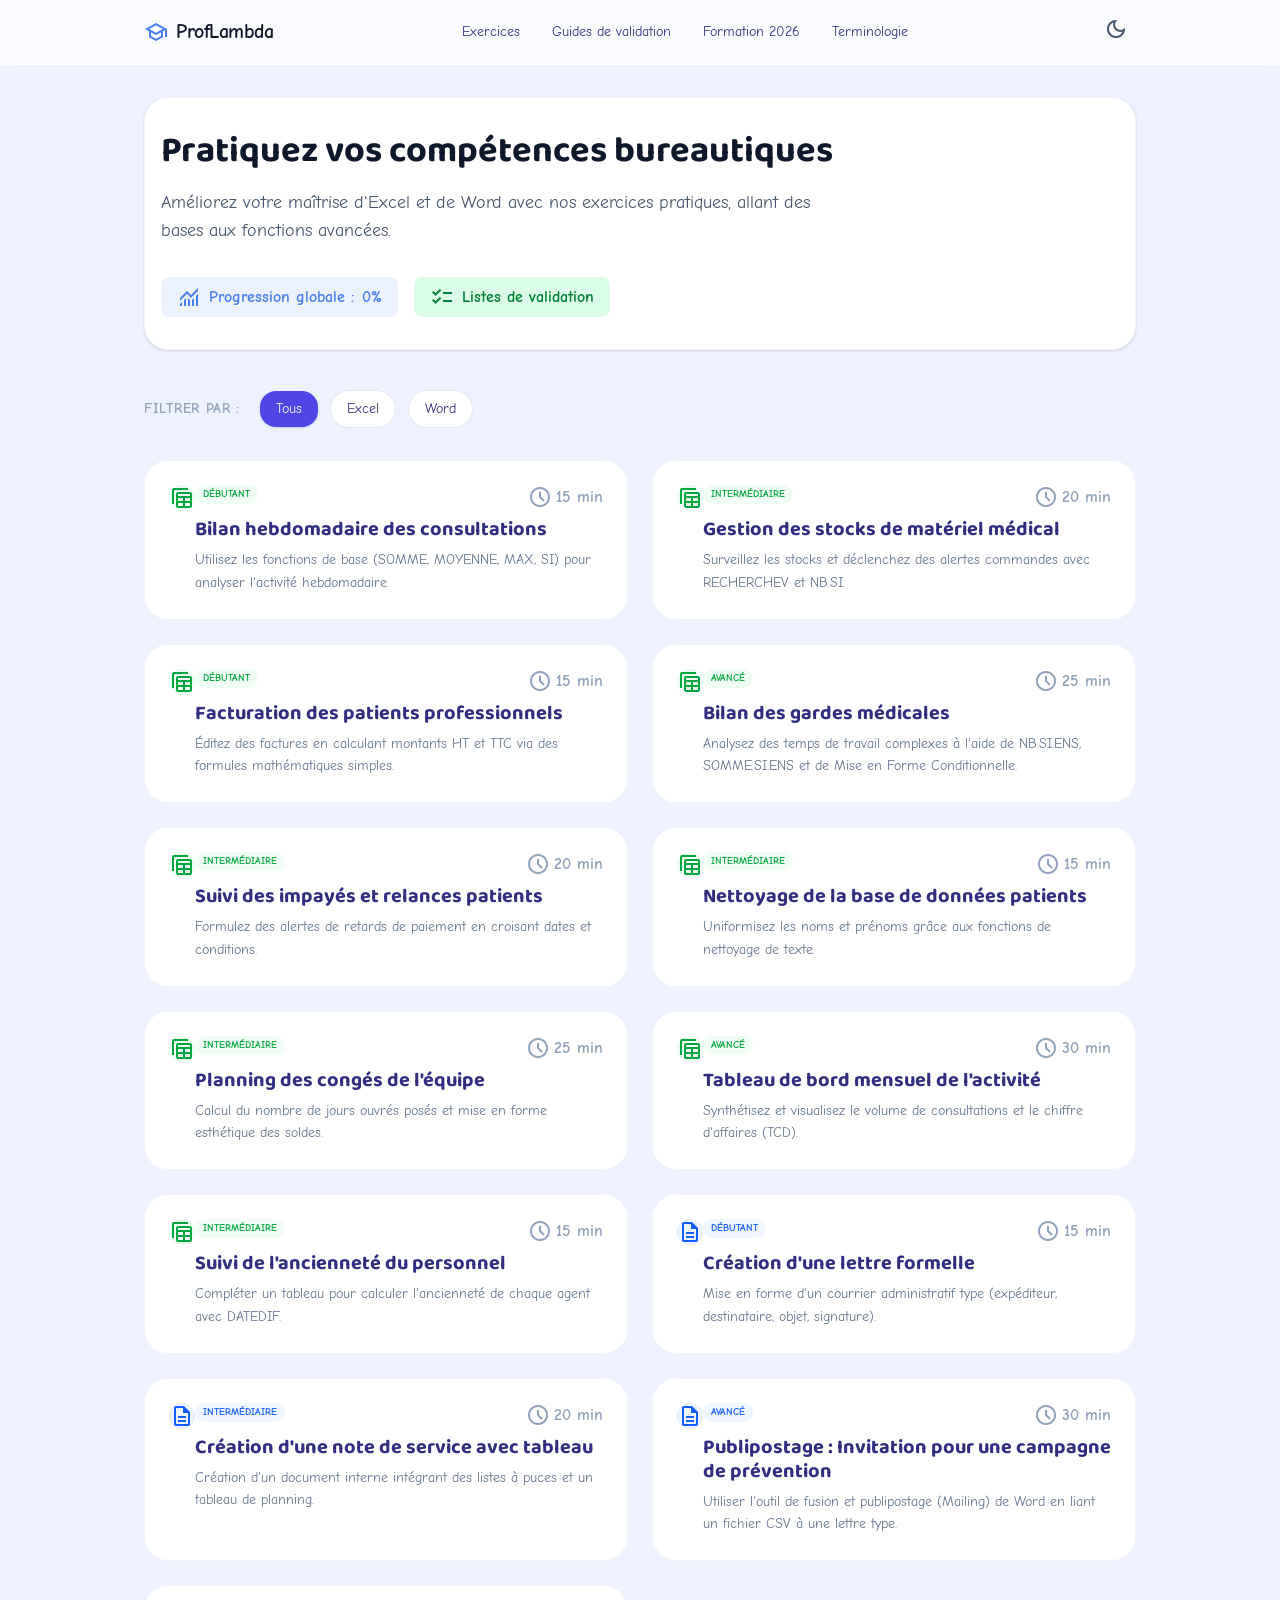
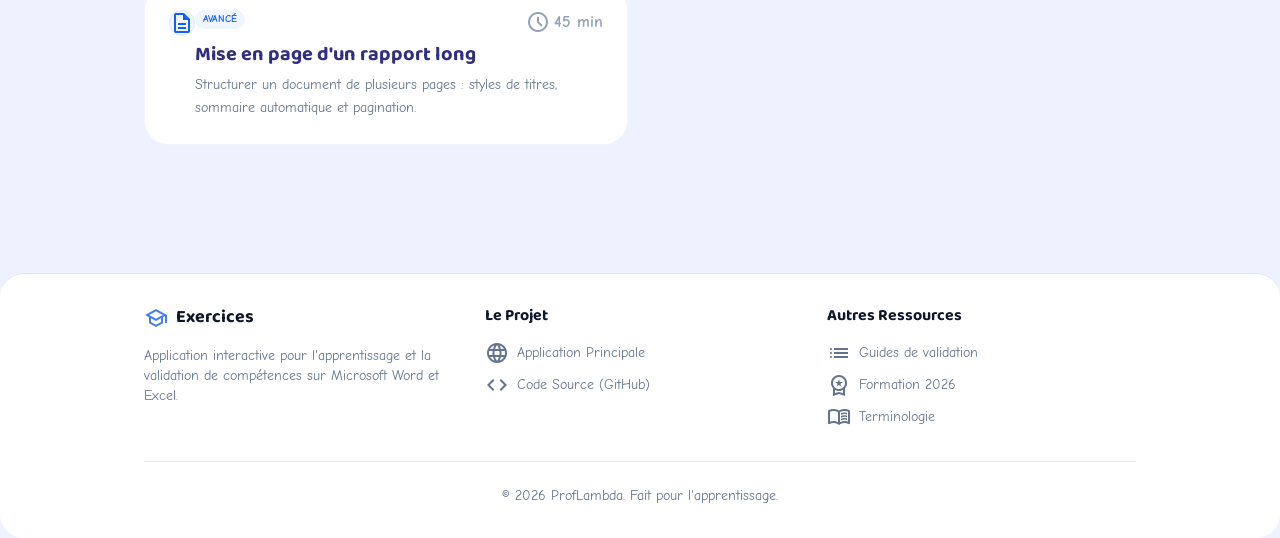
<file: index.html>
<!DOCTYPE html>
<html lang="fr" class="light">

<head>
    <meta charset="utf-8" />
    <meta content="width=device-width, initial-scale=1.0" name="viewport" />
    <title>ProfLambda - Exercices Excel et Word</title>
    <!-- Sécurité & SEO -->
    <meta http-equiv="Content-Security-Policy" content="default-src 'self'; script-src 'self' 'unsafe-eval'; style-src 'self' 'unsafe-inline' https://fonts.googleapis.com; font-src 'self' data: https://fonts.gstatic.com; img-src 'self' data: https://*.github.io; connect-src 'self';">
    <meta http-equiv="X-Content-Type-Options" content="nosniff">
    <meta name="referrer" content="strict-origin-when-cross-origin">
    <link rel="manifest" href="./manifest.json">
    <meta name="theme-color" content="#4F46E5">
    
    <!-- PWA & Mobile -->
    <link rel="apple-touch-icon" href="./assets/icon-192.png">
    <link rel="icon" type="image/png" href="./assets/icon-192.png">

    <script defer src="./assets/gsap.min.js"></script>
    <script defer src="./assets/main.js"></script>
    <link rel="stylesheet" crossorigin href="./assets/main-BfUxkiNf.css">
    <link rel="stylesheet" href="./assets/custom-design.css">
</head>

<body id="home-page"
    class="bg-background-light dark:bg-background-dark text-slate-900 dark:text-slate-100 min-h-screen flex flex-col">

    <!-- Top Navigation -->
    <header
        class="sticky top-0 z-50 w-full bg-white/80 dark:bg-background-dark/80 backdrop-blur-md border-b border-slate-200 dark:border-slate-800">
        <div class="max-w-5xl mx-auto flex items-center justify-between p-4 h-16">
            <div class="flex items-center gap-2">
                <span class="material-symbols-outlined text-primary text-3xl">school</span>
                <span class="text-slate-900 dark:text-white text-xl font-bold tracking-tight">ProfLambda</span>
            </div>
            <nav class="hidden md:flex items-center gap-8">
                <a class="text-sm font-medium hover:text-primary transition-colors active" href="./">Exercices</a>
                <a class="text-sm font-medium hover:text-primary transition-colors" href="./guides/">Guides de validation</a>
                <a class="text-sm font-medium hover:text-primary transition-colors" href="./formation.html">Formation 2026</a>
                <a class="text-sm font-medium hover:text-primary transition-colors" href="./terminologie.html">Terminologie</a>
            </nav>
            <div class="flex items-center gap-4">
                <button id="theme-toggle"
                    class="p-2 text-slate-600 dark:text-slate-400 hover:bg-slate-100 dark:hover:bg-slate-800 rounded-full">
                    <span class="material-symbols-outlined" id="theme-toggle-icon">dark_mode</span>
                </button>
            </div>
        </div>
    </header>

    <main class="flex-1 max-w-5xl mx-auto w-full px-4 py-8">
        <!-- Hero / Intro -->
        <section
            class="mb-10 text-center md:text-left flex flex-col gap-4 py-8 px-4 bg-white dark:bg-slate-900 rounded-2xl shadow-sm border border-slate-100 dark:border-slate-800">
            <h1 class="text-3xl md:text-4xl font-black text-slate-900 dark:text-white">Pratiquez vos compétences
                bureautiques</h1>
            <p class="text-slate-600 dark:text-slate-400 text-lg max-w-2xl">
                Améliorez votre maîtrise d'Excel et de Word avec nos exercices pratiques, allant des bases aux fonctions
                avancées.
            </p>
            <div class="flex flex-wrap items-center gap-4 mt-4">
                <div class="bg-primary/10 text-primary px-4 py-2 rounded-lg font-bold flex items-center gap-2">
                    <span class="material-symbols-outlined">monitoring</span>
                    Progression globale : <span id="global-progress">0%</span>
                </div>
                <a href="./guides/"
                    class="bg-green-100 dark:bg-green-900/30 text-green-700 dark:text-green-400 hover:bg-green-200 dark:hover:bg-green-900/50 px-4 py-2 rounded-lg font-bold flex items-center gap-2 transition-colors">
                    <span class="material-symbols-outlined">checklist</span>
                    Listes de validation
                </a>
            </div>
        </section>

        <!-- Filters Section -->
        <section class="mb-8">
            <div class="flex flex-wrap gap-3 items-center">
                <span class="text-sm font-semibold text-slate-400 uppercase tracking-wider mr-2">Filtrer par :</span>
                <button
                    class="filter-btn active flex items-center gap-2 px-4 py-2 bg-primary text-white rounded-full text-sm font-medium shadow-sm shadow-primary/20"
                    data-filter="all">Tous</button>
                <button
                    class="filter-btn flex items-center gap-2 px-4 py-2 bg-white dark:bg-slate-800 border border-slate-200 dark:border-slate-700 rounded-full text-sm font-medium hover:border-primary transition-all"
                    data-filter="excel">Excel</button>
                <button
                    class="filter-btn flex items-center gap-2 px-4 py-2 bg-white dark:bg-slate-800 border border-slate-200 dark:border-slate-700 rounded-full text-sm font-medium hover:border-primary transition-all"
                    data-filter="word">Word</button>
            </div>
        </section>

        <!-- Exercise Grid -->
        <section id="exercises-grid" class="grid grid-cols-1 md:grid-cols-2 gap-6 pb-24">
            <!-- Loading placeholder -->
            <div
                class="col-span-1 md:col-span-2 text-center text-slate-500 py-10 flex flex-col items-center justify-center gap-2">
                <span class="material-symbols-outlined animate-spin text-4xl">sync</span>
                Chargement des exercices...
            </div>
        </section>
    </main>

    <!-- Footer -->
    <footer class="w-full bg-white dark:bg-slate-900 border-t border-slate-200 dark:border-slate-800 mt-auto">
        <div class="max-w-5xl mx-auto px-4 py-8">
            <div class="grid grid-cols-1 md:grid-cols-2 lg:grid-cols-3 gap-8">
                <!-- Project info -->
                <div>
                    <h3 class="text-lg font-bold text-slate-900 dark:text-white mb-4 flex items-center gap-2">
                        <span class="material-symbols-outlined text-primary">school</span> Exercices
                    </h3>
                    <p class="text-sm text-slate-500 dark:text-slate-400">
                        Application interactive pour l'apprentissage et la validation de compétences sur Microsoft Word
                        et Excel.
                    </p>
                </div>

                <!-- Links Project -->
                <div>
                    <h4 class="font-bold text-slate-900 dark:text-white mb-4">Le Projet</h4>
                    <ul class="space-y-2 text-sm text-slate-500 dark:text-slate-400">
                        <li>
                            <a href="https://ProfLambda.github.io/exercices" target="_blank"
                                class="hover:text-primary transition-colors flex items-center gap-2">
                                <span class="material-symbols-outlined text-[18px]">language</span> Application
                                Principale
                            </a>
                        </li>
                        <li>
                            <a href="https://github.com/ProfLambda/exercices" target="_blank"
                                class="hover:text-primary transition-colors flex items-center gap-2">
                                <span class="material-symbols-outlined text-[18px]">code</span> Code Source (GitHub)
                            </a>
                        </li>
                    </ul>
                </div>

                <!-- Links Resources -->
                <div>
                    <h4 class="font-bold text-slate-900 dark:text-white mb-4">Autres Ressources</h4>
                    <ul class="space-y-2 text-sm text-slate-500 dark:text-slate-400">
                        <li>
                            <a href="./guides/" class="hover:text-primary transition-colors flex items-center gap-2">
                                <span class="material-symbols-outlined text-[18px]">list</span> Guides de validation
                            </a>
                        </li>
                        <li>
                            <a href="./formation.html" class="hover:text-primary transition-colors flex items-center gap-2">
                                <span class="material-symbols-outlined text-[18px]">workspace_premium</span> Formation 2026
                            </a>
                        </li>
                        <li>
                            <a href="./terminologie.html" class="hover:text-primary transition-colors flex items-center gap-2">
                                <span class="material-symbols-outlined text-[18px]">menu_book</span> Terminologie
                            </a>
                        </li>
                    </ul>
                </div>
            </div>

            <div
                class="mt-8 pt-6 border-t border-slate-200 dark:border-slate-800 text-center text-sm text-slate-500 dark:text-slate-400">
                <p>&copy; 2026 ProfLambda. Fait pour l'apprentissage.</p>
            </div>
        </div>
    </footer>


</body>

</html>
</file>
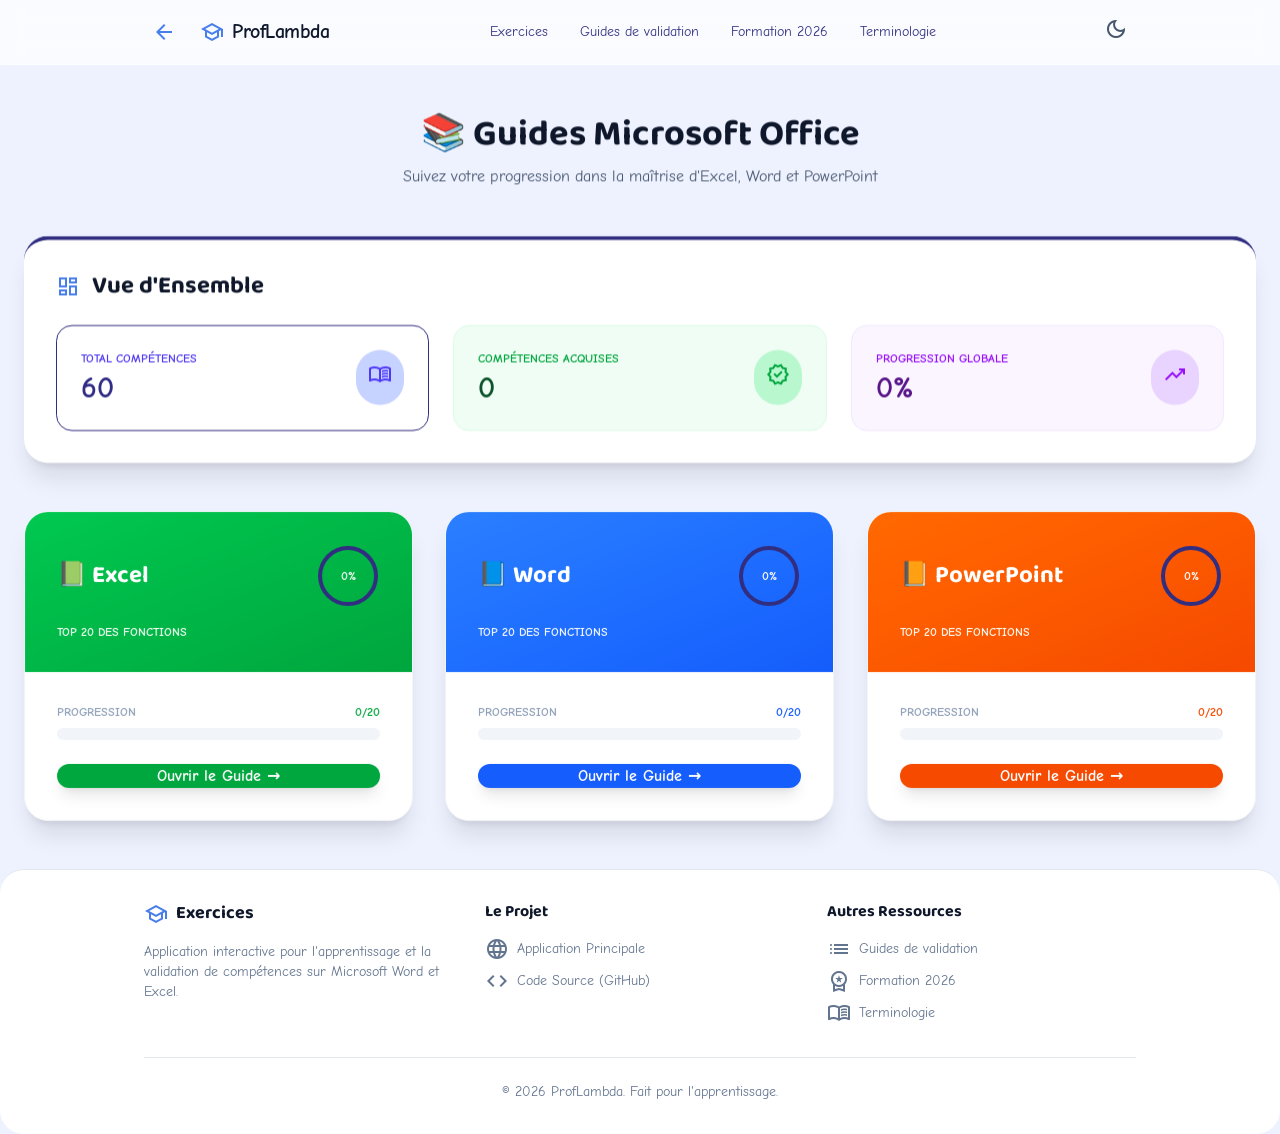
<file: guides/index.html>
<!DOCTYPE html>
<html lang="fr" class="light">

<head>
    <meta charset="utf-8" />
    <meta content="width=device-width, initial-scale=1.0" name="viewport" />
    <title>ProfLambda - Guides Microsoft Office</title>
    
    <!-- Sécurité & SEO -->
    <meta http-equiv="Content-Security-Policy" content="default-src 'self'; script-src 'self'; style-src 'self' 'unsafe-inline' https://fonts.googleapis.com; font-src 'self' data: https://fonts.gstatic.com; img-src 'self' data: https://*.github.io; connect-src 'self';">
    <meta http-equiv="X-Content-Type-Options" content="nosniff">
    <meta name="referrer" content="strict-origin-when-cross-origin">
    <link rel="manifest" href="../manifest.json">
    <meta name="theme-color" content="#4F46E5">
    
    <!-- PWA & Mobile -->
    <link rel="apple-touch-icon" href="../assets/icon-192.png">
    <link rel="icon" type="image/png" href="../assets/icon-192.png">

    <!-- CSS/JS Bundle -->
    <script defer src="../assets/gsap.min.js"></script>
    <script defer src="../assets/main.js"></script>
    <script defer src="../assets/guides.js"></script>
    <link rel="stylesheet" crossorigin href="../assets/main-BfUxkiNf.css">
    <link rel="stylesheet" href="../assets/custom-design.css">
</head>
<body class="bg-gray-50 dark:bg-slate-900 text-slate-900 dark:text-slate-100 min-h-screen flex flex-col transition-colors">

    <header class="sticky top-0 z-50 w-full bg-white/80 dark:bg-background-dark/80 backdrop-blur-md border-b border-slate-200 dark:border-slate-800">
        <div class="max-w-5xl mx-auto flex items-center justify-between p-4 h-16">
            <div class="flex items-center gap-2">
                <a href="../" class="text-primary hover:bg-primary/10 flex items-center justify-center p-2 rounded-lg transition-colors mr-2">
                    <span class="material-symbols-outlined">arrow_back</span>
                </a>
                <span class="material-symbols-outlined text-primary text-3xl hidden sm:block">school</span>
                <span class="text-slate-900 dark:text-white text-xl font-bold tracking-tight">ProfLambda</span>
            </div>
            <nav class="hidden md:flex items-center gap-8">
                <a class="text-sm font-medium hover:text-primary transition-colors" href="../">Exercices</a>
                <a class="text-sm font-medium hover:text-primary transition-colors active" href="./">Guides de validation</a>
                <a class="text-sm font-medium hover:text-primary transition-colors" href="../formation.html">Formation 2026</a>
                <a class="text-sm font-medium hover:text-primary transition-colors" href="../terminologie.html">Terminologie</a>
            </nav>
            <div class="flex items-center gap-4">
                <button id="theme-toggle" class="p-2 text-slate-600 dark:text-slate-400 hover:bg-slate-100 dark:hover:bg-slate-800 rounded-full">
                    <span class="material-symbols-outlined" id="theme-toggle-icon">dark_mode</span>
                </button>
            </div>
        </div>
    </header>

    <main class="container mx-auto px-6 py-12">
        <div class="text-center mb-12 animate-entrance">
            <h1 class="text-4xl font-black text-slate-900 dark:text-white mb-2">📚 Guides Microsoft Office</h1>
            <p class="text-slate-600 dark:text-slate-300">Suivez votre progression dans la maîtrise d'Excel, Word et PowerPoint</p>
        </div>

        <section class="mb-12 animate-entrance">
            <div class="bg-white dark:bg-slate-900 rounded-2xl shadow-xl p-8 border-t-4 border-primary">
                <h2 class="text-2xl font-bold text-slate-900 dark:text-white mb-6 flex items-center">
                    <span class="material-symbols-outlined text-primary text-3xl mr-3">dashboard</span> Vue d'Ensemble
                </h2>
                <div class="grid grid-cols-1 md:grid-cols-3 gap-6">
                    <div class="bg-indigo-50 dark:bg-indigo-950/20 p-6 rounded-2xl border border-indigo-100 dark:border-indigo-900/50">
                        <div class="flex items-center justify-between">
                            <div>
                                <p class="text-xs text-indigo-600 dark:text-indigo-400 font-black mb-1 uppercase tracking-widest">Total Compétences</p>
                                <p class="text-3xl font-black text-indigo-900 dark:text-indigo-100" id="total-skills">60</p>
                            </div>
                            <div class="bg-indigo-200 dark:bg-indigo-800/50 rounded-full p-3">
                                <span class="material-symbols-outlined text-indigo-600 dark:text-indigo-300 text-3xl">menu_book</span>
                            </div>
                        </div>
                    </div>
                    <div class="bg-green-50 dark:bg-green-950/20 p-6 rounded-2xl border border-green-100 dark:border-green-900/50">
                        <div class="flex items-center justify-between">
                            <div>
                                <p class="text-xs text-green-600 dark:text-green-400 font-black mb-1 uppercase tracking-widest">Compétences Acquises</p>
                                <p class="text-3xl font-black text-green-900 dark:text-green-100" id="acquired-skills">0</p>
                            </div>
                            <div class="bg-green-200 dark:bg-green-800/50 rounded-full p-3">
                                <span class="material-symbols-outlined text-green-600 dark:text-green-300 text-3xl">verified</span>
                            </div>
                        </div>
                    </div>
                    <div class="bg-purple-50 dark:bg-purple-950/20 p-6 rounded-2xl border border-purple-100 dark:border-purple-900/50">
                        <div class="flex items-center justify-between">
                            <div>
                                <p class="text-xs text-purple-600 dark:text-purple-400 font-black mb-1 uppercase tracking-widest">Progression Globale</p>
                                <p class="text-3xl font-black text-purple-900 dark:text-purple-100" id="global-progress">0%</p>
                            </div>
                            <div class="bg-purple-200 dark:bg-purple-800/50 rounded-full p-3">
                                <span class="material-symbols-outlined text-purple-600 dark:text-purple-300 text-3xl">trending_up</span>
                            </div>
                        </div>
                    </div>
                </div>
            </div>
        </section>

        <section class="grid grid-cols-1 md:grid-cols-3 gap-8">
            <!-- Excel -->
            <div class="animate-entrance">
                <div class="bg-white dark:bg-slate-900 rounded-3xl shadow-xl overflow-hidden transition-all duration-300 hover:scale-[1.03] hover:shadow-2xl border border-slate-100 dark:border-slate-800">
                    <div class="bg-gradient-to-br from-green-500 to-green-600 p-8">
                        <div class="flex items-center justify-between mb-4">
                            <h3 class="text-2xl font-black text-white">📗 Excel</h3>
                            <div class="relative w-16 h-16">
                                <svg class="progress-ring w-16 h-16">
                                    <circle class="text-green-200/30" stroke-width="4" stroke="currentColor" fill="transparent" r="28" cx="32" cy="32" />
                                    <circle class="progress-ring-circle text-white" stroke-width="4" stroke-dasharray="175.93" stroke-dashoffset="175.93" stroke-linecap="round" stroke="currentColor" fill="transparent" r="28" cx="32" cy="32" id="excel-progress-circle" />
                                </svg>
                                <div class="absolute inset-0 flex items-center justify-center">
                                    <span class="text-white text-xs font-black" id="excel-progress-text">0%</span>
                                </div>
                            </div>
                        </div>
                        <p class="text-green-50 text-xs font-bold opacity-80 uppercase tracking-tighter">Top 20 des Fonctions</p>
                    </div>
                    <div class="p-8">
                        <div class="mb-6">
                            <div class="flex justify-between text-xs font-black mb-2">
                                <span class="text-slate-400 uppercase">Progression</span>
                                <span class="text-green-600 dark:text-green-400" id="excel-count">0/20</span>
                            </div>
                            <div class="w-full bg-slate-100 dark:bg-slate-800 rounded-full h-3 overflow-hidden">
                                <div class="bg-green-500 h-3 rounded-full transition-all duration-1000" id="excel-progress-bar"></div>
                            </div>
                        </div>
                        <a href="excel_1.html" class="block w-full bg-green-600 hover:bg-green-700 text-white text-center py-4 rounded-2xl font-black transition-all shadow-lg shadow-green-600/20 active:scale-95">Ouvrir le Guide →</a>
                    </div>
                </div>
            </div>

            <!-- Word -->
            <div class="animate-entrance">
                <div class="bg-white dark:bg-slate-900 rounded-3xl shadow-xl overflow-hidden transition-all duration-300 hover:scale-[1.03] hover:shadow-2xl border border-slate-100 dark:border-slate-800">
                    <div class="bg-gradient-to-br from-blue-500 to-blue-600 p-8">
                        <div class="flex items-center justify-between mb-4">
                            <h3 class="text-2xl font-black text-white">📘 Word</h3>
                            <div class="relative w-16 h-16">
                                <svg class="progress-ring w-16 h-16">
                                    <circle class="text-blue-200/30" stroke-width="4" stroke="currentColor" fill="transparent" r="28" cx="32" cy="32" />
                                    <circle class="progress-ring-circle text-white" stroke-width="4" stroke-dasharray="175.93" stroke-dashoffset="175.93" stroke-linecap="round" stroke="currentColor" fill="transparent" r="28" cx="32" cy="32" id="word-progress-circle" />
                                </svg>
                                <div class="absolute inset-0 flex items-center justify-center">
                                    <span class="text-white text-xs font-black" id="word-progress-text">0%</span>
                                </div>
                            </div>
                        </div>
                        <p class="text-blue-50 text-xs font-bold opacity-80 uppercase tracking-tighter">Top 20 des Fonctions</p>
                    </div>
                    <div class="p-8">
                        <div class="mb-6">
                            <div class="flex justify-between text-xs font-black mb-2">
                                <span class="text-slate-400 uppercase">Progression</span>
                                <span class="text-blue-600 dark:text-blue-400" id="word-count">0/20</span>
                            </div>
                            <div class="w-full bg-slate-100 dark:bg-slate-800 rounded-full h-3 overflow-hidden">
                                <div class="bg-blue-500 h-3 rounded-full transition-all duration-1000" id="word-progress-bar"></div>
                            </div>
                        </div>
                        <a href="word_1.html" class="block w-full bg-blue-600 hover:bg-blue-700 text-white text-center py-4 rounded-2xl font-black transition-all shadow-lg shadow-blue-600/20 active:scale-95">Ouvrir le Guide →</a>
                    </div>
                </div>
            </div>

            <!-- PowerPoint -->
            <div class="animate-entrance">
                <div class="bg-white dark:bg-slate-900 rounded-3xl shadow-xl overflow-hidden transition-all duration-300 hover:scale-[1.03] hover:shadow-2xl border border-slate-100 dark:border-slate-800">
                    <div class="bg-gradient-to-br from-orange-500 to-orange-600 p-8">
                        <div class="flex items-center justify-between mb-4">
                            <h3 class="text-2xl font-black text-white">📙 PowerPoint</h3>
                            <div class="relative w-16 h-16">
                                <svg class="progress-ring w-16 h-16">
                                    <circle class="text-orange-200/30" stroke-width="4" stroke="currentColor" fill="transparent" r="28" cx="32" cy="32" />
                                    <circle class="progress-ring-circle text-white" stroke-width="4" stroke-dasharray="175.93" stroke-dashoffset="175.93" stroke-linecap="round" stroke="currentColor" fill="transparent" r="28" cx="32" cy="32" id="powerpoint-progress-circle" />
                                </svg>
                                <div class="absolute inset-0 flex items-center justify-center">
                                    <span class="text-white text-xs font-black" id="powerpoint-progress-text">0%</span>
                                </div>
                            </div>
                        </div>
                        <p class="text-orange-50 text-xs font-bold opacity-80 uppercase tracking-tighter">Top 20 des Fonctions</p>
                    </div>
                    <div class="p-8">
                        <div class="mb-6">
                            <div class="flex justify-between text-xs font-black mb-2">
                                <span class="text-slate-400 uppercase">Progression</span>
                                <span class="text-orange-600 dark:text-orange-400" id="powerpoint-count">0/20</span>
                            </div>
                            <div class="w-full bg-slate-100 dark:bg-slate-800 rounded-full h-3 overflow-hidden">
                                <div class="bg-orange-500 h-3 rounded-full transition-all duration-1000" id="powerpoint-progress-bar"></div>
                            </div>
                        </div>
                        <a href="powerpoint_1.html" class="block w-full bg-orange-600 hover:bg-orange-700 text-white text-center py-4 rounded-2xl font-black transition-all shadow-lg shadow-orange-600/20 active:scale-95">Ouvrir le Guide →</a>
                    </div>
                </div>
            </div>
        </section>
    </main>

    <footer class="w-full bg-white dark:bg-slate-900 border-t border-slate-200 dark:border-slate-800 mt-auto">
        <div class="max-w-5xl mx-auto px-4 py-8">
            <div class="grid grid-cols-1 md:grid-cols-2 lg:grid-cols-3 gap-8">
                <div>
                    <h3 class="text-lg font-bold text-slate-900 dark:text-white mb-4 flex items-center gap-2">
                        <span class="material-symbols-outlined text-primary">school</span> Exercices
                    </h3>
                    <p class="text-sm text-slate-500 dark:text-slate-400">
                        Application interactive pour l'apprentissage et la validation de compétences sur Microsoft Word et Excel.
                    </p>
                </div>
                <div>
                    <h4 class="font-bold text-slate-900 dark:text-white mb-4">Le Projet</h4>
                    <ul class="space-y-2 text-sm text-slate-500 dark:text-slate-400">
                        <li>
                            <a href="../" class="hover:text-primary transition-colors flex items-center gap-2">
                                <span class="material-symbols-outlined text-[18px]">language</span> Application Principale
                            </a>
                        </li>
                        <li>
                            <a href="https://github.com/ProfLambda/exercices" target="_blank" class="hover:text-primary transition-colors flex items-center gap-2">
                                <span class="material-symbols-outlined text-[18px]">code</span> Code Source (GitHub)
                            </a>
                        </li>
                    </ul>
                </div>
                <div>
                    <h4 class="font-bold text-slate-900 dark:text-white mb-4">Autres Ressources</h4>
                    <ul class="space-y-2 text-sm text-slate-500 dark:text-slate-400">
                        <li>
                            <a href="./" class="hover:text-primary transition-colors flex items-center gap-2">
                                <span class="material-symbols-outlined text-[18px]">list</span> Guides de validation
                            </a>
                        </li>
                        <li>
                            <a href="../formation.html" class="hover:text-primary transition-colors flex items-center gap-2">
                                <span class="material-symbols-outlined text-[18px]">workspace_premium</span> Formation 2026
                            </a>
                        </li>
                        <li>
                            <a href="../terminologie.html" class="hover:text-primary transition-colors flex items-center gap-2">
                                <span class="material-symbols-outlined text-[18px]">menu_book</span> Terminologie
                            </a>
                        </li>
                    </ul>
                </div>
            </div>
            <div class="mt-8 pt-6 border-t border-slate-200 dark:border-slate-800 text-center text-sm text-slate-500 dark:text-slate-400">
                <p>&copy; 2026 ProfLambda. Fait pour l'apprentissage.</p>
            </div>
        </div>
    </footer>

</body>

</html>
</file>
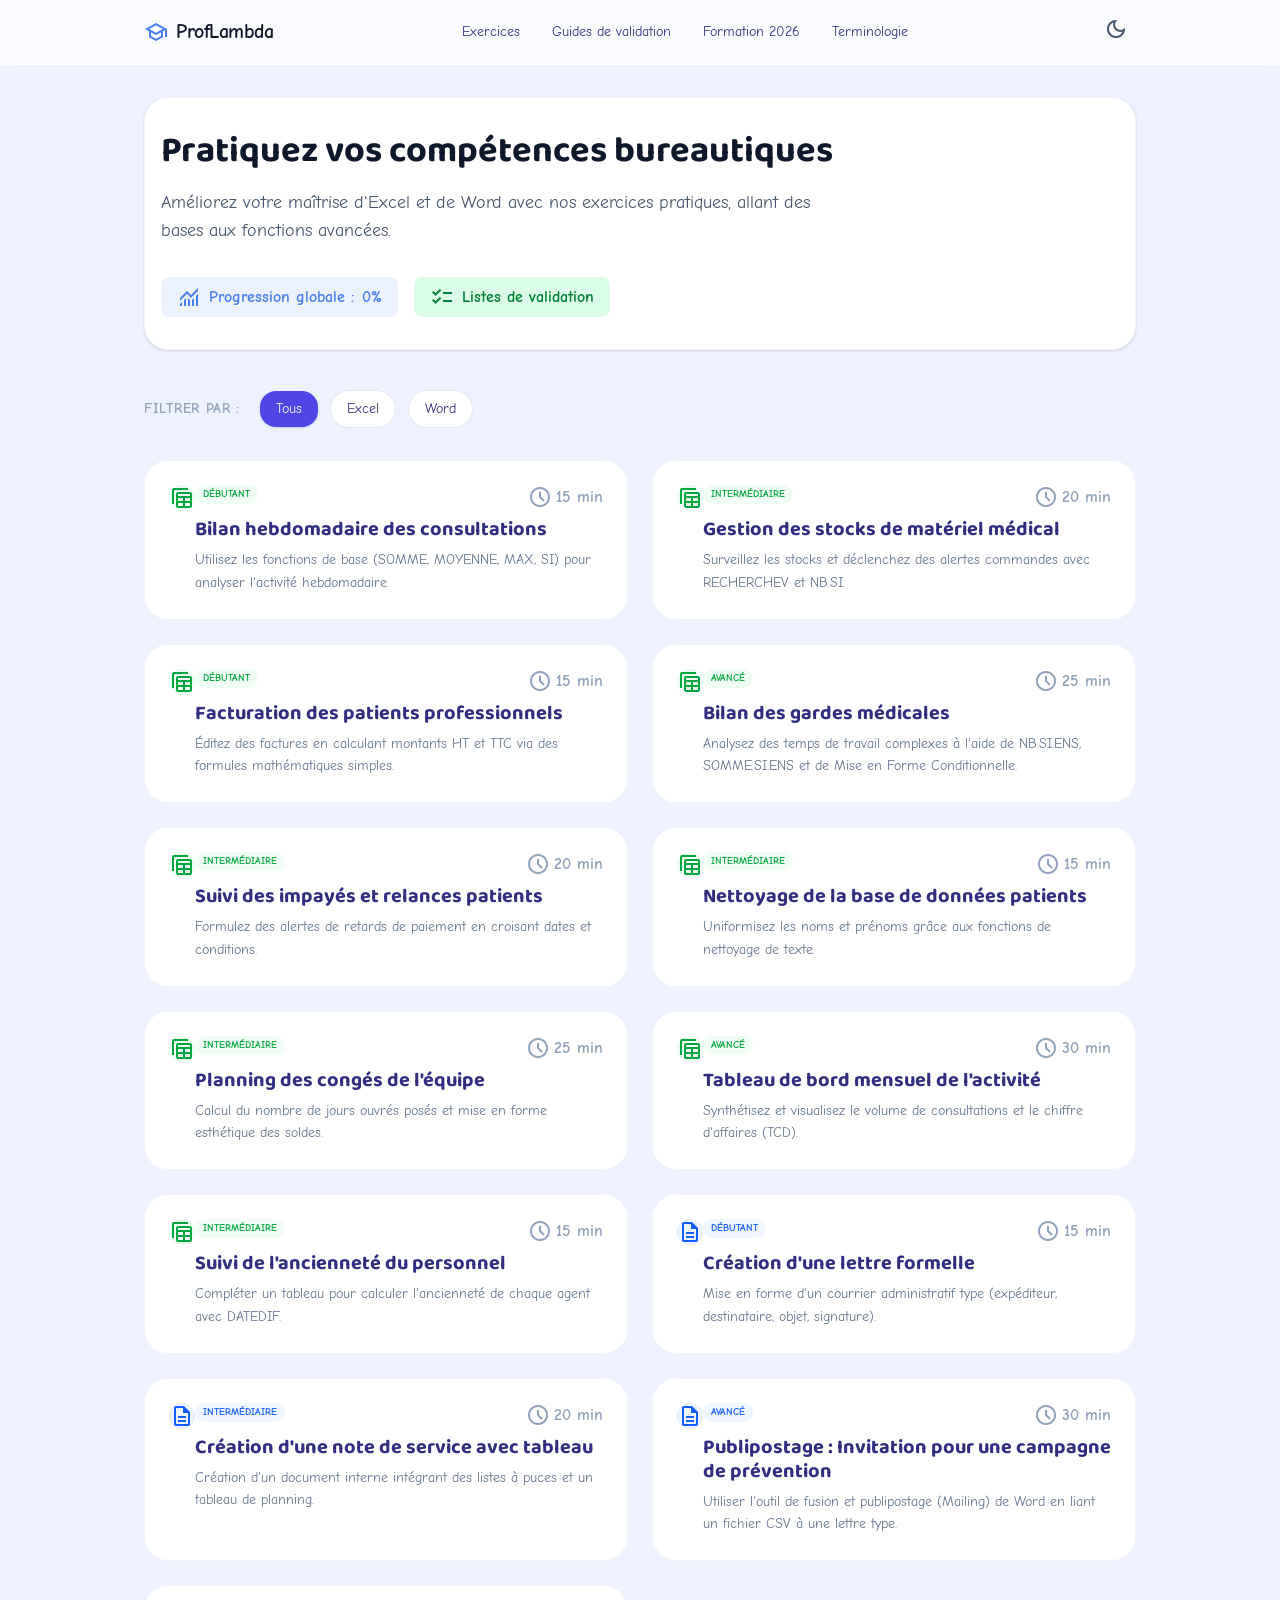
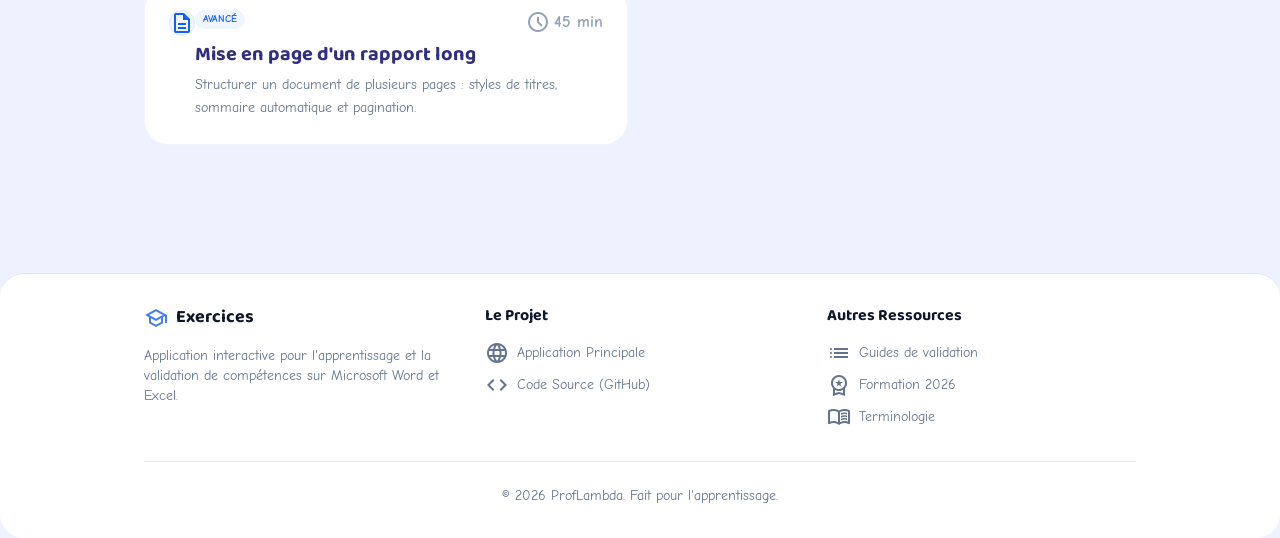
<file: exercice.html>
<!DOCTYPE html>
<html lang="fr" class="light">

<head>
    <meta charset="utf-8" />
    <meta content="width=device-width, initial-scale=1.0" name="viewport" />
    <title>ProfLambda - Exercice</title>
    <!-- Sécurité & SEO -->
    <meta http-equiv="Content-Security-Policy" content="default-src 'self'; script-src 'self' 'unsafe-eval'; style-src 'self' 'unsafe-inline' https://fonts.googleapis.com; font-src 'self' data: https://fonts.gstatic.com; img-src 'self' data: https://*.github.io; connect-src 'self';">
    <meta http-equiv="X-Content-Type-Options" content="nosniff">
    <meta name="referrer" content="strict-origin-when-cross-origin">
    <link rel="manifest" href="./manifest.json">
    <meta name="theme-color" content="#4F46E5">
    <script defer src="./assets/gsap.min.js"></script>
    <script defer src="./assets/main.js"></script>
    <link rel="stylesheet" crossorigin href="./assets/main-BfUxkiNf.css">
    <link rel="stylesheet" href="./assets/custom-design.css">
</head>

<body id="exercice-page"
    class="bg-background-light dark:bg-background-dark text-slate-900 dark:text-slate-100 min-h-screen flex flex-col">

    <header
        class="sticky top-0 z-50 w-full bg-white/80 dark:bg-background-dark/80 backdrop-blur-md border-b border-slate-200 dark:border-slate-800">
        <div class="max-w-5xl mx-auto flex items-center justify-between p-4 h-16">
            <div class="flex items-center gap-4 border-r border-slate-200 dark:border-slate-800 pr-4">
                <a href="./"
                    class="text-primary hover:bg-primary/10 flex items-center justify-center p-2 rounded-lg transition-colors">
                    <span class="material-symbols-outlined">arrow_back</span>
                </a>
            </div>
            <span id="ex-title"
                class="flex-1 px-4 text-slate-900 dark:text-white text-lg font-bold tracking-tight truncate">
                Chargement...</span>

            <div class="flex items-center gap-4">
                <a href="./guides/" class="text-sm font-medium text-slate-600 dark:text-slate-400 hover:text-primary transition-colors hidden md:block">
                    Guides
                </a>
                <a href="./formation.html" class="text-sm font-medium text-slate-600 dark:text-slate-400 hover:text-primary transition-colors hidden md:block">
                    Formation 2026
                </a>
                <a href="./terminologie.html" class="text-sm font-medium text-slate-600 dark:text-slate-400 hover:text-primary transition-colors hidden md:block">
                    Terminologie
                </a>
                <button id="theme-toggle"
                    class="p-2 text-slate-600 dark:text-slate-400 hover:bg-slate-100 dark:hover:bg-slate-800 rounded-full">
                    <span class="material-symbols-outlined" id="theme-toggle-icon">dark_mode</span>
                </button>
            </div>
        </div>
    </header>

    <main class="flex-1 max-w-4xl mx-auto w-full px-4 py-8 flex flex-col gap-8">
        <!-- Header Info -->
        <section
            class="flex flex-col md:flex-row gap-6 items-start justify-between bg-white dark:bg-slate-900 p-6 rounded-2xl shadow-sm border border-slate-100 dark:border-slate-800">
            <div>
                <span id="ex-level"
                    class="inline-block px-3 py-1 bg-slate-100 dark:bg-slate-800 text-slate-600 dark:text-slate-400 text-xs font-bold rounded uppercase mb-2">Niveau</span>
                <h1 id="ex-main-title" class="text-3xl font-black mb-2">Chargement de l'exercice...</h1>
                <p id="ex-time" class="flex items-center gap-1 text-slate-500 text-sm"><span
                        class="material-symbols-outlined text-base">schedule</span> -- min</p>
            </div>
            <button id="btn-validate"
                class="w-full md:w-auto flex items-center justify-center gap-2 bg-primary hover:bg-primary/90 text-white px-6 py-3 rounded-xl font-bold transition-all shadow-lg shadow-primary/20">
                <span class="material-symbols-outlined">check_circle</span>
                J'ai terminé !
            </button>
        </section>

        <div class="grid grid-cols-1 md:grid-cols-3 gap-8">
            <!-- Left col : Brief -->
            <div class="md:col-span-2 flex flex-col gap-8">
                <section
                    class="bg-white dark:bg-slate-900 rounded-2xl p-6 border border-slate-200 dark:border-slate-800">
                    <h3 class="text-xl font-bold mb-4 flex items-center gap-2"><span
                            class="material-symbols-outlined text-primary">work</span> Contexte</h3>
                    <div id="ex-context" class="prose dark:prose-invert max-w-none text-slate-600 dark:text-slate-400">
                        <!-- injected content -->
                    </div>
                </section>

                <section
                    class="bg-white dark:bg-slate-900 rounded-2xl p-6 border border-slate-200 dark:border-slate-800">
                    <h3 class="text-xl font-bold mb-4 flex items-center gap-2"><span
                            class="material-symbols-outlined text-orange-500">task_alt</span> Travail demandé</h3>
                    <ul id="ex-tasks" class="space-y-3">
                        <!-- tasks -->
                    </ul>
                </section>

                <section id="ex-result"
                    class="bg-white dark:bg-slate-900 rounded-2xl p-6 border border-slate-200 dark:border-slate-800 hidden">
                    <h3 class="text-xl font-bold mb-4 flex items-center gap-2"><span
                            class="material-symbols-outlined text-green-500">preview</span> Résultat attendu</h3>
                    <p id="ex-result-desc" class="text-sm text-slate-600 dark:text-slate-400 mb-4"></p>
                    <img id="ex-result-img" src="" alt="Objectif"
                        class="rounded-lg shadow-md border border-slate-200 dark:border-slate-700 w-full" />
                </section>
            </div>

            <!-- Right col : Resources -->
            <div class="flex flex-col gap-6">
                <section
                    class="bg-white dark:bg-slate-900 rounded-2xl p-6 border border-slate-200 dark:border-slate-800">
                    <h3 class="font-bold mb-4 text-slate-900 dark:text-white flex items-center gap-2"><span
                            class="material-symbols-outlined text-primary">download</span> Fichiers</h3>
                    <div id="ex-resources" class="flex flex-col gap-3">
                        <!-- injected resources -->
                    </div>
                </section>

                <section
                    class="bg-white dark:bg-slate-900 rounded-2xl p-6 border border-slate-200 dark:border-slate-800">
                    <h3 class="font-bold mb-4 text-slate-900 dark:text-white flex items-center gap-2"><span
                            class="material-symbols-outlined text-blue-500">menu_book</span> Cours (Microsoft)</h3>
                    <div id="ex-tutorials" class="flex flex-col gap-3">
                        <!-- injected links -->
                    </div>
                </section>

                <div
                    class="bg-blue-50 dark:bg-blue-900/20 p-5 rounded-2xl border border-blue-200 dark:border-blue-800/50 mt-4 flex flex-col gap-3">
                    <div class="flex items-center gap-2 text-blue-700 dark:text-blue-400 font-bold">
                        <span class="material-symbols-outlined">folder_managed</span>
                        Livrable Teams
                    </div>
                    <p class="text-sm text-blue-800 dark:text-blue-300">
                        Veuillez déposer sur <strong>Teams</strong> un dossier correctement nommé contenant vos fichiers <strong>bien rangés et pertinemment organisés</strong> (cette organisation fait partie de l'évaluation).
                    </p>
                    <p class="text-xs text-blue-600 dark:text-blue-400 italic">
                        Cliquez sur "J'ai terminé !" uniquement après avoir effectué ce dépôt.
                    </p>
                </div>
            </div>
        </div>
    </main>

    <!-- Footer -->
    <footer class="w-full bg-white dark:bg-slate-900 border-t border-slate-200 dark:border-slate-800 mt-auto">
        <div class="max-w-5xl mx-auto px-4 py-8">
            <div class="grid grid-cols-1 md:grid-cols-2 lg:grid-cols-3 gap-8">
                <!-- Project info -->
                <div>
                    <h3 class="text-lg font-bold text-slate-900 dark:text-white mb-4 flex items-center gap-2">
                        <span class="material-symbols-outlined text-primary">school</span> Exercices
                    </h3>
                    <p class="text-sm text-slate-500 dark:text-slate-400">
                        Application interactive pour l'apprentissage et la validation de compétences sur Microsoft Word et Excel.
                    </p>
                </div>
                
                <!-- Links Project -->
                <div>
                    <h4 class="font-bold text-slate-900 dark:text-white mb-4">Le Projet</h4>
                    <ul class="space-y-2 text-sm text-slate-500 dark:text-slate-400">
                        <li>
                            <a href="https://ProfLambda.github.io/exercices" target="_blank" class="hover:text-primary transition-colors flex items-center gap-2">
                                <span class="material-symbols-outlined text-[18px]">language</span> Application Principale
                            </a>
                        </li>
                        <li>
                            <a href="https://github.com/ProfLambda/exercices" target="_blank" class="hover:text-primary transition-colors flex items-center gap-2">
                                <span class="material-symbols-outlined text-[18px]">code</span> Code Source (GitHub)
                            </a>
                        </li>
                    </ul>
                </div>

                <!-- Links Resources -->
                <div>
                    <h4 class="font-bold text-slate-900 dark:text-white mb-4">Autres Ressources</h4>
                    <ul class="space-y-2 text-sm text-slate-500 dark:text-slate-400">
                        <li>
                            <a href="./guides/" class="hover:text-primary transition-colors flex items-center gap-2">
                                <span class="material-symbols-outlined text-[18px]">list</span> Guides de validation
                            </a>
                        </li>
                        <li>
                            <a href="./formation.html" class="hover:text-primary transition-colors flex items-center gap-2">
                                <span class="material-symbols-outlined text-[18px]">workspace_premium</span> Formation 2026
                            </a>
                        </li>
                        <li>
                            <a href="./terminologie.html" class="hover:text-primary transition-colors flex items-center gap-2">
                                <span class="material-symbols-outlined text-[18px]">menu_book</span> Terminologie
                            </a>
                        </li>
                    </ul>
                </div>
            </div>
            
            <div class="mt-8 pt-6 border-t border-slate-200 dark:border-slate-800 text-center text-sm text-slate-500 dark:text-slate-400">
                <p>&copy; 2026 ProfLambda. Fait pour l'apprentissage.</p>
            </div>
        </div>
    </footer>


</body>

</html>
</file>
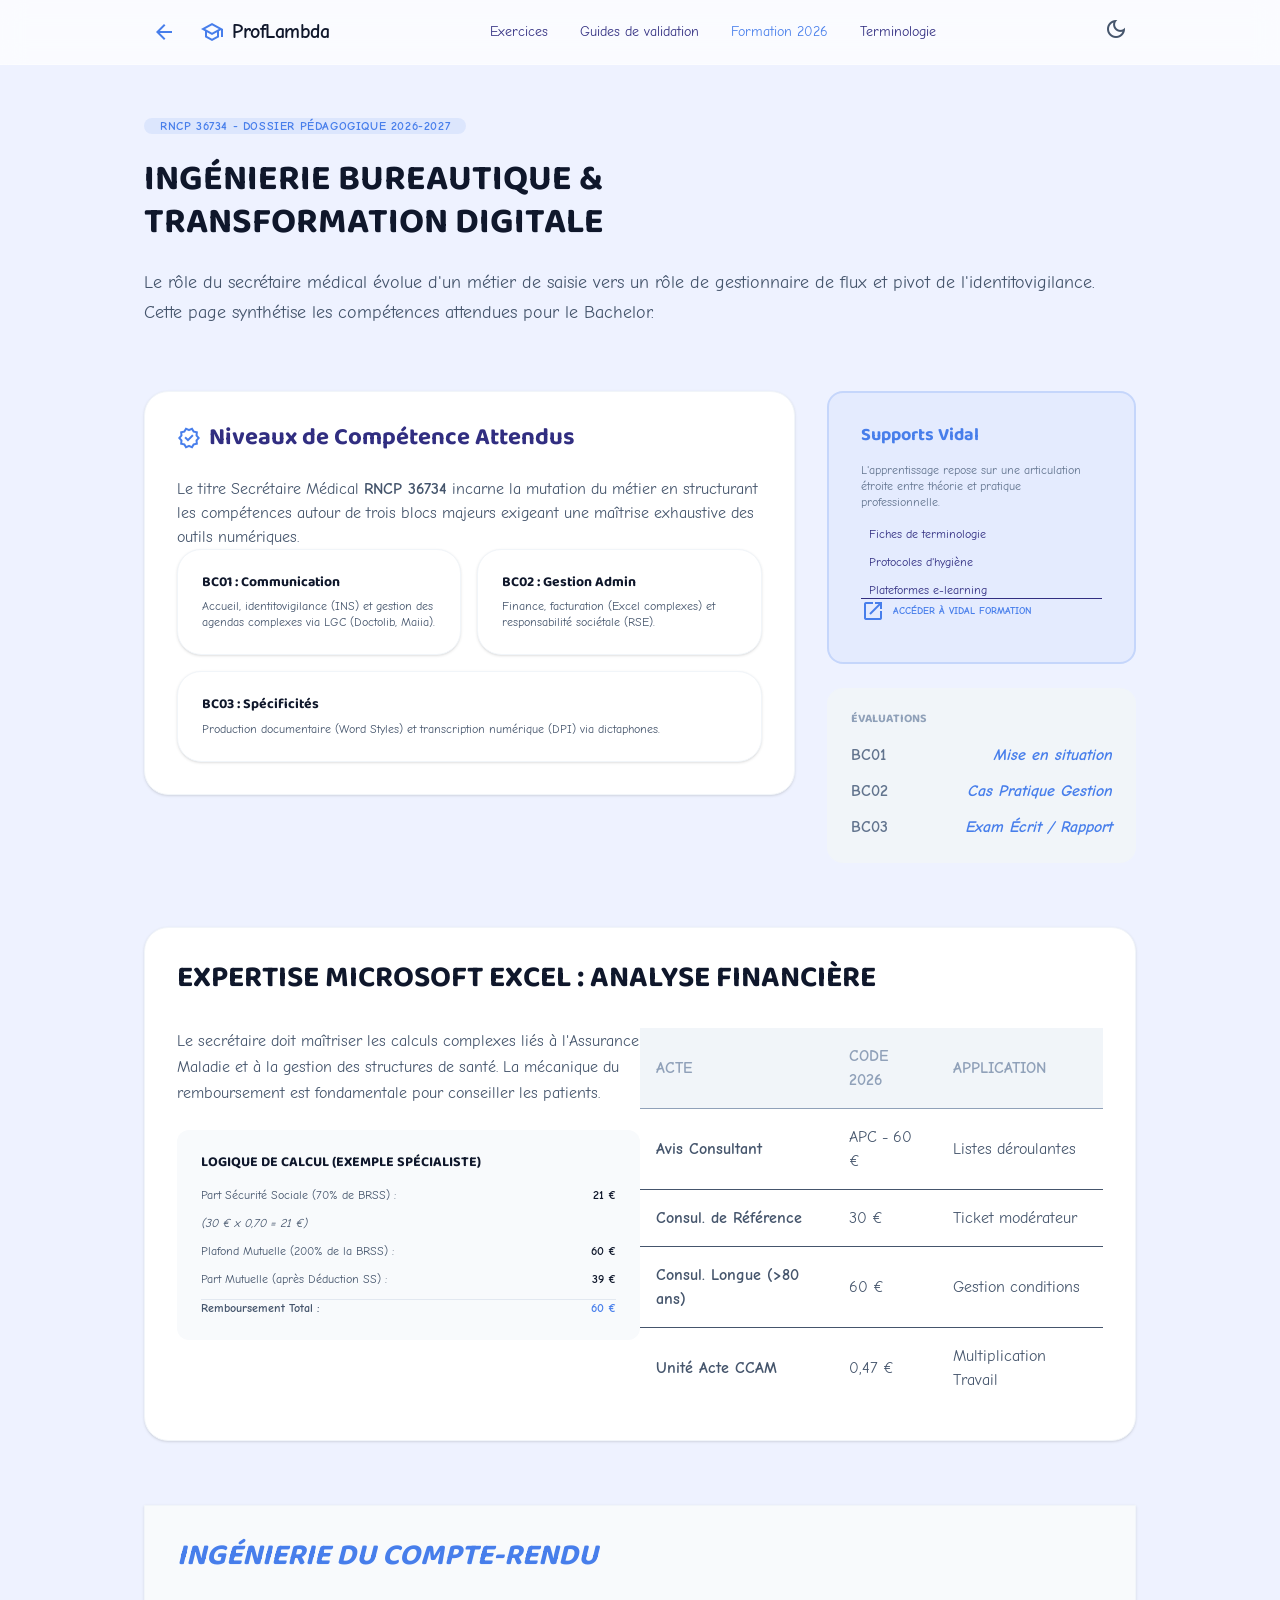
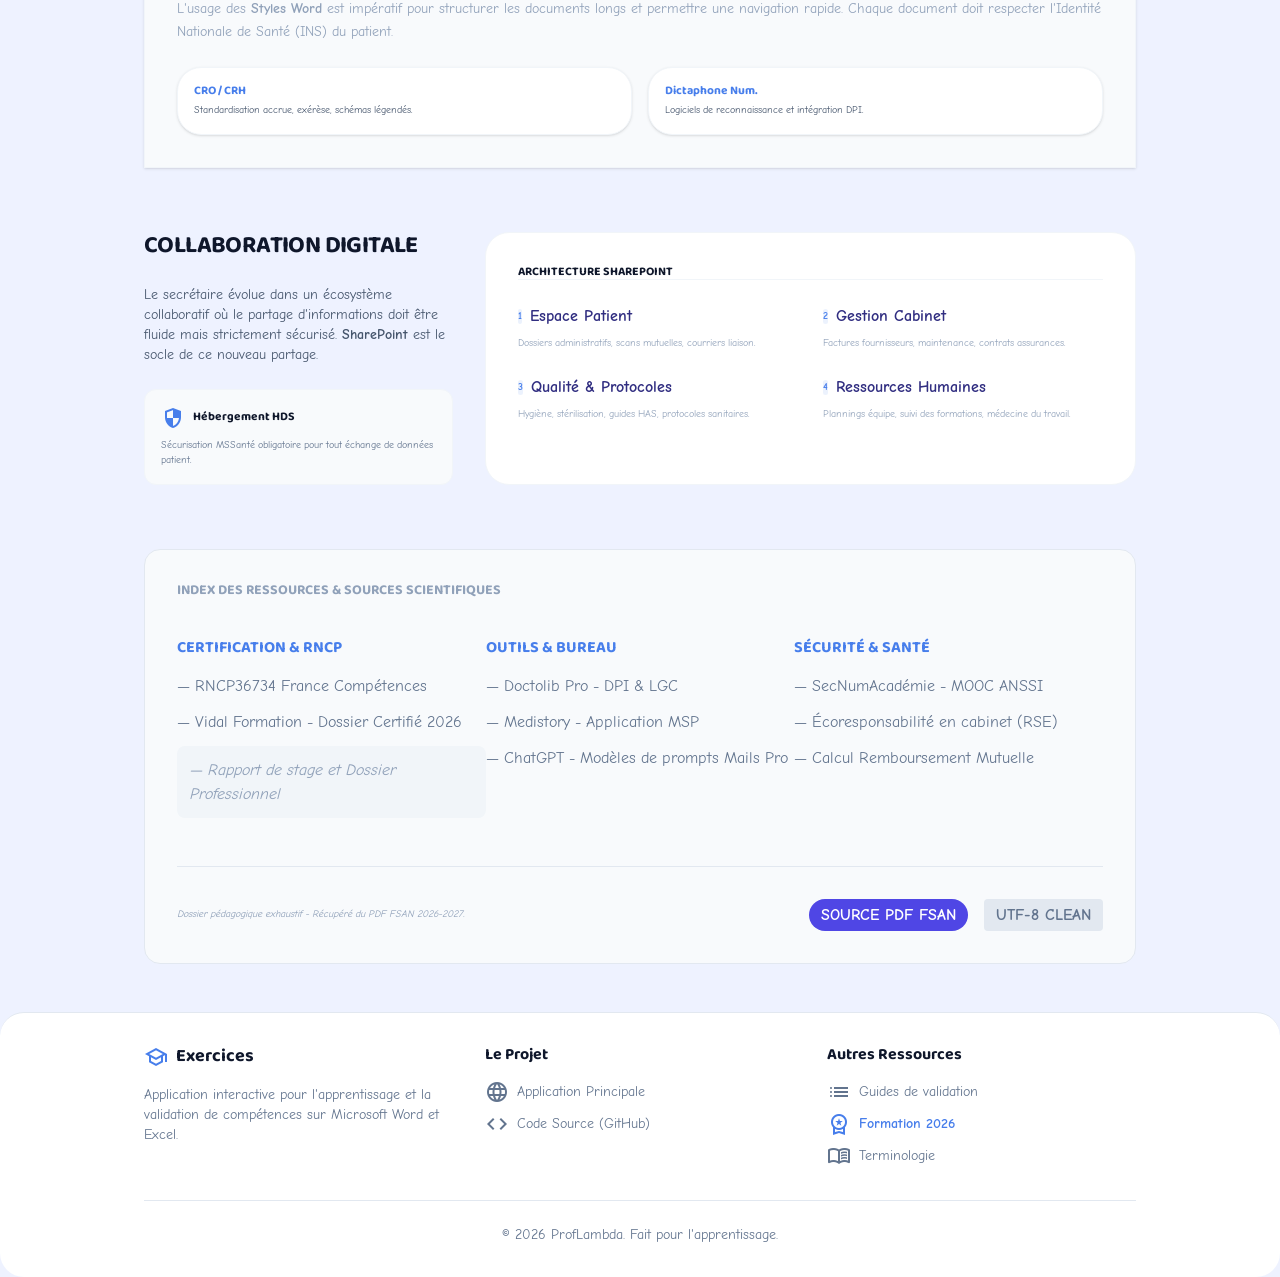
<file: formation.html>
<!DOCTYPE html>
<html lang="fr" class="light">

<head>
    <meta charset="utf-8" />
    <meta content="width=device-width, initial-scale=1.0" name="viewport" />
    <title>Formation 2026 - Secrétaire Médical | ProfLambda</title>
    <!-- Sécurité & SEO -->
    <meta http-equiv="Content-Security-Policy"
        content="default-src 'self'; script-src 'self' 'unsafe-eval'; style-src 'self' 'unsafe-inline' https://fonts.googleapis.com; font-src 'self' data: https://fonts.gstatic.com; img-src 'self' data: https://*.github.io; connect-src 'self';">
    <meta http-equiv="X-Content-Type-Options" content="nosniff">
    <meta name="referrer" content="strict-origin-when-cross-origin">
    <link rel="manifest" href="./manifest.json">
    <meta name="theme-color" content="#4F46E5">

    <!-- PWA & Mobile -->
    <link rel="apple-touch-icon" href="./assets/icon-192.png">
    <link rel="icon" type="image/png" href="./assets/icon-192.png">

    <script defer src="./assets/gsap.min.js"></script>
    <script defer src="./assets/main.js"></script>
    <link rel="stylesheet" crossorigin href="./assets/main-BfUxkiNf.css">
    <link rel="stylesheet" href="./assets/custom-design.css">
</head>

<body class="bg-background-light dark:bg-background-dark text-slate-900 dark:text-slate-100 min-h-screen flex flex-col">

    <!-- Top Navigation -->
    <header
        class="sticky top-0 z-50 w-full bg-white/80 dark:bg-background-dark/80 backdrop-blur-md border-b border-slate-200 dark:border-slate-800">
        <div class="max-w-5xl mx-auto flex items-center justify-between p-4 h-16">
            <div class="flex items-center gap-2">
                <a href="./"
                    class="text-primary hover:bg-primary/10 flex items-center justify-center p-2 rounded-lg transition-colors mr-2">
                    <span class="material-symbols-outlined">arrow_back</span>
                </a>
                <span class="material-symbols-outlined text-primary text-3xl hidden sm:block">school</span>
                <span class="text-slate-900 dark:text-white text-xl font-bold tracking-tight">ProfLambda</span>
            </div>
            <nav class="hidden md:flex items-center gap-8">
                <a class="text-sm font-medium hover:text-primary transition-colors" href="./">Exercices</a>
                <a class="text-sm font-medium hover:text-primary transition-colors" href="./guides/">Guides de
                    validation</a>
                <a class="text-sm font-medium hover:text-primary transition-colors active text-primary font-bold"
                    href="./formation.html">Formation 2026</a>
                <a class="text-sm font-medium hover:text-primary transition-colors" href="./terminologie.html">Terminologie</a>
            </nav>
            <div class="flex items-center gap-4">
                <button id="theme-toggle"
                    class="p-2 text-slate-600 dark:text-slate-400 hover:bg-slate-100 dark:hover:bg-slate-800 rounded-full">
                    <span class="material-symbols-outlined" id="theme-toggle-icon">dark_mode</span>
                </button>
            </div>
        </div>
    </header>

    <main class="flex-1 max-w-5xl mx-auto w-full px-4 py-12">
        <!-- Hero Section -->
        <section class="animate-entrance mb-16 text-center md:text-left">
            <div
                class="inline-block px-4 py-1.5 rounded-full bg-primary/10 text-primary text-xs font-bold uppercase tracking-wider mb-6">
                RNCP 36734 - Dossier Pédagogique 2026-2027
            </div>
            <h1
                class="text-4xl md:text-5xl font-black text-slate-900 dark:text-white mb-6 leading-tight tracking-tighter uppercase">
                Ingénierie Bureautique & <br>Transformation Digitale
            </h1>
            <p class="text-slate-600 dark:text-slate-400 text-lg max-w-3xl leading-relaxed">
                Le rôle du secrétaire médical évolue d'un métier de saisie vers un rôle de gestionnaire de flux et pivot
                de l'identitovigilance. Cette page synthétise les compétences attendues pour le Bachelor.
            </p>
        </section>

        <!-- Fondements & Blocs -->
        <div class="grid grid-cols-1 lg:grid-cols-3 gap-8 mb-16">
            <div class="lg:col-span-2 space-y-8">
                <section
                    class="bg-white dark:bg-slate-900 p-8 rounded-2xl shadow-sm border border-slate-100 dark:border-slate-800">
                    <h2 class="text-2xl font-bold mb-6 flex items-center gap-2">
                        <span class="material-symbols-outlined text-primary">verified</span>
                        Niveaux de Compétence Attendus
                    </h2>
                    <div class="prose prose-slate dark:prose-invert max-w-none text-slate-600 dark:text-slate-400">
                        <p>
                            Le titre Secrétaire Médical <strong>RNCP 36734</strong> incarne la mutation du métier en
                            structurant les compétences autour de trois blocs majeurs exigeant une maîtrise exhaustive
                            des outils numériques.
                        </p>
                        <div class="grid grid-cols-1 md:grid-cols-2 gap-4 mt-6">
                            <div
                                class="p-6 bg-white dark:bg-slate-800 rounded-2xl border border-slate-100 dark:border-slate-800 shadow-sm transition-all">
                                <h4 class="font-bold text-slate-900 dark:text-slate-100 text-sm mb-2">BC01 :
                                    Communication</h4>
                                <p class="text-xs">Accueil, identitovigilance (INS) et gestion des agendas complexes via
                                    LGC (Doctolib, Maiia).</p>
                            </div>
                            <div
                                class="p-6 bg-white dark:bg-slate-800 rounded-2xl border border-slate-100 dark:border-slate-800 shadow-sm transition-all">
                                <h4 class="font-bold text-slate-900 dark:text-slate-100 text-sm mb-2">BC02 : Gestion
                                    Admin</h4>
                                <p class="text-xs">Finance, facturation (Excel complexes) et responsabilité sociétale
                                    (RSE).</p>
                            </div>
                            <div
                                class="p-6 bg-white dark:bg-slate-800 rounded-2xl border border-slate-100 dark:border-slate-800 shadow-sm transition-all md:col-span-2">
                                <h4 class="font-bold text-slate-900 dark:text-slate-100 text-sm mb-2">BC03 :
                                    Spécificités</h4>
                                <p class="text-xs">Production documentaire (Word Styles) et transcription numérique
                                    (DPI) via dictaphones.</p>
                            </div>
                        </div>
                    </div>
                </section>
            </div>

            <aside class="space-y-6">
                <div class="bg-primary/5 dark:bg-primary/10 p-8 rounded-2xl border-2 border-primary/20">
                    <h3 class="font-bold text-lg text-primary mb-4">Supports Vidal</h3>
                    <p class="text-xs text-slate-500 mb-4">L'apprentissage repose sur une articulation étroite entre
                        théorie et pratique professionnelle.</p>
                    <ul class="space-y-3 text-xs font-medium">
                        <li class="flex items-center gap-2"><span class="h-1.5 w-1.5 rounded-full bg-primary"></span>
                            Fiches de terminologie</li>
                        <li class="flex items-center gap-2"><span class="h-1.5 w-1.5 rounded-full bg-primary"></span>
                            Protocoles d'hygiène</li>
                        <li class="flex items-center gap-2"><span class="h-1.5 w-1.5 rounded-full bg-primary"></span>
                            Plateformes e-learning</li>
                    </ul>
                    <div class="mt-6 pt-4 border-t border-primary/10">
                        <a href="https://www.vidal-formation.paris/formations/secretaire-medicale/" target="_blank"
                            class="inline-flex items-center gap-2 text-[10px] font-black uppercase tracking-widest text-primary hover:opacity-80 transition-opacity">
                            <span class="material-symbols-outlined text-sm">open_in_new</span>
                            Accéder à Vidal Formation
                        </a>
                    </div>
                </div>
                <div class="p-6 bg-slate-100 dark:bg-slate-800/50 rounded-2xl">
                    <h4 class="text-xs font-black uppercase text-slate-400 mb-4">Évaluations</h4>
                    <div class="space-y-3 text-[11px] font-bold">
                        <div class="flex justify-between items-center"><span class="text-slate-500">BC01</span> <span
                                class="text-primary italic">Mise en situation</span></div>
                        <div class="flex justify-between items-center"><span class="text-slate-500">BC02</span> <span
                                class="text-primary italic">Cas Pratique Gestion</span></div>
                        <div class="flex justify-between items-center"><span class="text-slate-500">BC03</span> <span
                                class="text-primary italic">Exam Écrit / Rapport</span></div>
                    </div>
                </div>
            </aside>
        </div>

        <!-- Expertise Excel: Analyse FinanciÃ¨re -->
        <section
            class="mb-16 bg-white dark:bg-slate-900 p-8 md:p-12 rounded-2xl border border-slate-100 dark:border-slate-800 shadow-sm transition-all hover:shadow-md">
            <h2 class="text-3xl font-black text-slate-900 dark:text-white mb-8 tracking-tighter uppercase">
                Expertise Microsoft Excel : Analyse Financière
            </h2>

            <div class="grid grid-cols-1 md:grid-cols-2 gap-12">
                <div class="space-y-6">
                    <p class="text-slate-600 dark:text-slate-400 leading-relaxed">
                        Le secrétaire doit maîtriser les calculs complexes liés à l'Assurance Maladie et à la gestion
                        des structures de santé. La mécanique du remboursement est fondamentale pour conseiller les
                        patients.
                    </p>
                    <div class="bg-slate-50 dark:bg-slate-800 p-6 rounded-xl border-l-4 border-primary">
                        <h4 class="text-sm font-bold mb-4 uppercase text-slate-900 dark:text-white">Logique de Calcul
                            (Exemple Spécialiste)</h4>
                        <ul class="space-y-3 text-xs font-medium text-slate-600 dark:text-slate-400">
                            <li class="flex justify-between"><span>Part Sécurité Sociale (70% de BRSS) :</span> <span
                                    class="font-bold text-slate-900 dark:text-white">21 €</span></li>
                            <li class="flex justify-between italic opacity-60"><span>(30 € x 0,70 = 21 €)</span></li>
                            <li class="flex justify-between"><span>Plafond Mutuelle (200% de la BRSS) :</span> <span
                                    class="font-bold text-slate-900 dark:text-white">60 €</span></li>
                            <li class="flex justify-between"><span>Part Mutuelle (après Déduction SS) :</span> <span
                                    class="font-bold text-slate-900 dark:text-white">39 €</span></li>
                            <li
                                class="flex justify-between font-black pt-2 border-t border-slate-200 dark:border-slate-700">
                                <span>Remboursement Total :</span> <span class="text-primary">60 €</span></li>
                        </ul>
                    </div>
                </div>

                <div class="overflow-x-auto">
                    <table class="w-full text-left text-[11px] border-collapse">
                        <thead>
                            <tr
                                class="bg-slate-100 dark:bg-slate-800 text-slate-400 uppercase tracking-widest font-black">
                                <th class="p-4 rounded-tl-xl border-b border-white/10">Acte</th>
                                <th class="p-4 border-b border-white/10">Code 2026</th>
                                <th class="p-4 rounded-tr-xl border-b border-white/10">Application</th>
                            </tr>
                        </thead>
                        <tbody class="text-slate-600 dark:text-slate-400">
                            <tr class="border-b border-slate-50 dark:border-slate-800">
                                <td class="p-4 font-bold">Avis Consultant</td>
                                <td class="p-4">APC - 60 €</td>
                                <td class="p-4">Listes déroulantes</td>
                            </tr>
                            <tr class="border-b border-slate-50 dark:border-slate-800">
                                <td class="p-4 font-bold">Consul. de Référence</td>
                                <td class="p-4">30 €</td>
                                <td class="p-4">Ticket modérateur</td>
                            </tr>
                            <tr class="border-b border-slate-50 dark:border-slate-800">
                                <td class="p-4 font-bold">Consul. Longue (>80 ans)</td>
                                <td class="p-4">60 €</td>
                                <td class="p-4">Gestion conditions</td>
                            </tr>
                            <tr>
                                <td class="p-4 font-bold">Unité Acte CCAM</td>
                                <td class="p-4">0,47 €</td>
                                <td class="p-4">Multiplication Travail</td>
                            </tr>
                        </tbody>
                    </table>
                </div>
            </div>
        </section>

        <!-- IngÃ©nierie Word & Bug Fix Mockup -->
        <section class="mb-16">
            <div class="bg-slate-50 dark:bg-slate-900/50 rounded-[2rem] overflow-hidden flex flex-col md:flex-row border border-slate-100 dark:border-slate-800 shadow-sm">
                <div class="p-8 md:p-12 w-full space-y-6">
                    <h2 class="text-3xl font-black tracking-tighter uppercase italic text-primary">Ingénierie du
                        Compte-Rendu</h2>
                    <p class="text-slate-400 text-sm leading-relaxed">
                        L'usage des <strong>Styles Word</strong> est impératif pour structurer les documents longs et
                        permettre une navigation rapide. Chaque document doit respecter l'Identité Nationale de Santé
                        (INS) du patient.
                    </p>
                    <div class="grid grid-cols-1 md:grid-cols-2 gap-4">
                        <div class="p-4 bg-white dark:bg-slate-800 border border-slate-100 dark:border-slate-700/50 rounded-xl shadow-sm">
                            <h4 class="text-xs font-bold text-primary mb-1">CRO / CRH</h4>
                            <p class="text-[10px] text-slate-600 dark:text-slate-400 font-medium">Standardisation accrue, exérèse, schémas légendés.</p>
                        </div>
                        <div class="p-4 bg-white dark:bg-slate-800 border border-slate-100 dark:border-slate-700/50 rounded-xl shadow-sm">
                            <h4 class="text-xs font-bold text-primary mb-1">Dictaphone Num.</h4>
                            <p class="text-[10px] text-slate-600 dark:text-slate-400 font-medium">Logiciels de reconnaissance et intégration DPI.</p>
                        </div>
                    </div>
                </div>
                    </div>
                </div>
            </div>
        </section>

        <!-- Collaboration Digitale & SharePoint -->
        <section class="mb-16">
            <div class="grid grid-cols-1 md:grid-cols-3 gap-8">
                <div class="md:col-span-1 space-y-6">
                    <h2 class="text-2xl font-black tracking-tight text-slate-900 dark:text-white uppercase">
                        Collaboration Digitale</h2>
                    <p class="text-sm text-slate-600 dark:text-slate-400">
                        Le secrétaire évolue dans un écosystème collaboratif où le partage d'informations doit être
                        fluide mais strictement sécurisé. <strong>SharePoint</strong> est le socle de ce nouveau
                        partage.
                    </p>
                    <div
                        class="p-4 bg-slate-50 dark:bg-slate-800 rounded-xl border border-slate-100 dark:border-slate-700">
                        <h4 class="text-xs font-bold mb-2 flex items-center gap-2 text-slate-900 dark:text-white">
                            <span class="material-symbols-outlined text-primary text-sm">security</span>
                            Hébergement HDS
                        </h4>
                        <p class="text-[10px] text-slate-500">Sécurisation MSSanté obligatoire pour tout échange de
                            données patient.</p>
                    </div>
                </div>

                <div
                    class="md:col-span-2 bg-white dark:bg-slate-900 p-8 rounded-2xl border border-slate-100 dark:border-slate-800 flex flex-col gap-6">
                    <h3
                        class="font-bold text-slate-900 dark:text-white border-b border-slate-100 dark:border-slate-800 pb-4 uppercase text-xs tracking-widest">
                        Architecture SharePoint</h3>
                    <div class="grid grid-cols-1 md:grid-cols-2 gap-6">
                        <div class="space-y-2">
                            <div class="flex items-center gap-2 group">
                                <span
                                    class="w-6 h-6 rounded bg-primary/10 text-primary text-[10px] flex items-center justify-center font-black transition-colors group-hover:bg-primary group-hover:text-white">1</span>
                                <span class="text-[11px] font-bold">Espace Patient</span>
                            </div>
                            <p class="text-[10px] text-slate-400 pl-8">Dossiers administratifs, scans mutuelles,
                                courriers liaison.</p>
                        </div>
                        <div class="space-y-2">
                            <div class="flex items-center gap-2 group">
                                <span
                                    class="w-6 h-6 rounded bg-primary/10 text-primary text-[10px] flex items-center justify-center font-black transition-colors group-hover:bg-primary group-hover:text-white">2</span>
                                <span class="text-[11px] font-bold">Gestion Cabinet</span>
                            </div>
                            <p class="text-[10px] text-slate-400 pl-8">Factures fournisseurs, maintenance, contrats
                                assurances.</p>
                        </div>
                        <div class="space-y-2">
                            <div class="flex items-center gap-2 group">
                                <span
                                    class="w-6 h-6 rounded bg-primary/10 text-primary text-[10px] flex items-center justify-center font-black transition-colors group-hover:bg-primary group-hover:text-white">3</span>
                                <span class="text-[11px] font-bold">Qualité & Protocoles</span>
                            </div>
                            <p class="text-[10px] text-slate-400 pl-8">Hygiène, stérilisation, guides HAS, protocoles
                                sanitaires.</p>
                        </div>
                        <div class="space-y-2">
                            <div class="flex items-center gap-2 group">
                                <span
                                    class="w-6 h-6 rounded bg-primary/10 text-primary text-[10px] flex items-center justify-center font-black transition-colors group-hover:bg-primary group-hover:text-white">4</span>
                                <span class="text-[11px] font-bold">Ressources Humaines</span>
                            </div>
                            <p class="text-[10px] text-slate-400 pl-8">Plannings équipe, suivi des formations, médecine
                                du travail.</p>
                        </div>
                    </div>
                </div>
            </div>
        </section>

        <!-- Bibliographie & Ressources ClÃ©s -->
        <section
            class="bg-slate-50 dark:bg-slate-900/50 p-8 md:p-12 rounded-2xl border border-slate-200 dark:border-slate-800">
            <h2 class="text-sm font-black text-slate-400 uppercase tracking-widest mb-10 text-center md:text-left">Index
                des Ressources & Sources Scientifiques</h2>
            <div class="grid grid-cols-1 md:grid-cols-2 lg:grid-cols-3 gap-x-12 gap-y-6">
                <div class="space-y-4">
                    <h4 class="text-[11px] font-black text-primary uppercase">Certification & RNCP</h4>
                    <ul class="space-y-3 text-[11px]">
                        <li><a href="https://www.francecompetences.fr/recherche/rncp/36734/" target="_blank"
                                class="text-slate-500 hover:text-primary transition-colors flex items-center gap-2">—
                                RNCP36734 France Compétences</a></li>
                        <li><a href="https://www.vidal-formation.paris" target="_blank"
                                class="text-slate-500 hover:text-primary transition-colors flex items-center gap-2">—
                                Vidal Formation - Dossier Certifié 2026</a></li>
                        <li class="p-3 bg-slate-100 dark:bg-slate-800 rounded-lg text-slate-400 italic font-medium">—
                            Rapport de stage et Dossier Professionnel</li>
                    </ul>
                </div>
                <div class="space-y-4">
                    <h4 class="text-[11px] font-black text-primary uppercase">Outils & Bureau</h4>
                    <ul class="space-y-3 text-[11px]">
                        <li><a href="https://info.doctolib.fr/blog/dossier-patient-informatise/" target="_blank"
                                class="text-slate-500 hover:text-primary transition-colors flex items-center gap-2">—
                                Doctolib Pro - DPI & LGC</a></li>
                        <li><a href="https://medistory.com" target="_blank"
                                class="text-slate-500 hover:text-primary transition-colors flex items-center gap-2">—
                                Medistory - Application MSP</a></li>
                        <li><a href="https://www.hellowork.com/fr-fr/medias/ecrire-mails-chatgpt.html" target="_blank"
                                class="text-slate-500 hover:text-primary transition-colors flex items-center gap-2">—
                                ChatGPT - Modèles de prompts Mails Pro</a></li>
                    </ul>
                </div>
                <div class="space-y-4">
                    <h4 class="text-[11px] font-black text-primary uppercase">Sécurité & Santé</h4>
                    <ul class="space-y-3 text-[11px]">
                        <li><a href="https://messervices.cyber.gouv.fr/services/secnum-academie.html" target="_blank"
                                class="text-slate-500 hover:text-primary transition-colors flex items-center gap-2">—
                                SecNumAcadémie - MOOC ANSSI</a></li>
                        <li><a href="https://www.urpsmlgrandest.fr/data/doc-358/20231025/14918_1.pdf" target="_blank"
                                class="text-slate-500 hover:text-primary transition-colors flex items-center gap-2">—
                                Écoresponsabilité en cabinet (RSE)</a></li>
                        <li><a href="https://www.meilleurtaux.com/comparateur-assurance/mutuelle-sante/remboursement-mutuelle/"
                                target="_blank"
                                class="text-slate-500 hover:text-primary transition-colors flex items-center gap-2">—
                                Calcul Remboursement Mutuelle</a></li>
                    </ul>
                </div>
            </div>
            <div
                class="mt-12 pt-8 border-t border-slate-200 dark:border-slate-800 flex flex-col md:flex-row justify-between items-center gap-4">
                <p class="text-[10px] text-slate-400 italic">Dossier pédagogique exhaustif - Récupéré du PDF FSAN
                    2026-2027.</p>
                <div class="flex gap-4">
                    <span class="px-3 py-1 bg-primary text-white text-[9px] font-black rounded uppercase">Source PDF
                        FSAN</span>
                    <span
                        class="px-3 py-1 bg-slate-200 dark:bg-slate-800 text-slate-500 text-[9px] font-black rounded uppercase">UTF-8
                        Clean</span>
                </div>
            </div>
        </section>
    </main>

    <!-- Footer -->
    <footer class="w-full bg-white dark:bg-slate-900 border-t border-slate-200 dark:border-slate-800 mt-auto">
        <div class="max-w-5xl mx-auto px-4 py-8">
            <div class="grid grid-cols-1 md:grid-cols-2 lg:grid-cols-3 gap-8">
                <div>
                    <h3 class="text-lg font-bold text-slate-900 dark:text-white mb-4 flex items-center gap-2">
                        <span class="material-symbols-outlined text-primary">school</span> Exercices
                    </h3>
                    <p class="text-sm text-slate-500 dark:text-slate-400">
                        Application interactive pour l'apprentissage et la validation de compétences sur Microsoft Word
                        et Excel.
                    </p>
                </div>
                <div>
                    <h4 class="font-bold text-slate-900 dark:text-white mb-4">Le Projet</h4>
                    <ul class="space-y-2 text-sm text-slate-500 dark:text-slate-400">
                        <li>
                            <a href="https://github.com/ProfLambda/exercices" target="_blank"
                                class="hover:text-primary transition-colors flex items-center gap-2">
                                <span class="material-symbols-outlined text-[18px]">language</span> Application
                                Principale
                            </a>
                        </li>
                        <li>
                            <a href="https://github.com/ProfLambda/exercices" target="_blank"
                                class="hover:text-primary transition-colors flex items-center gap-2">
                                <span class="material-symbols-outlined text-[18px]">code</span> Code Source (GitHub)
                            </a>
                        </li>
                    </ul>
                </div>
                <div>
                    <h4 class="font-bold text-slate-900 dark:text-white mb-4">Autres Ressources</h4>
                    <ul class="space-y-2 text-sm text-slate-500 dark:text-slate-400">
                        <li>
                            <a href="./guides/" class="hover:text-primary transition-colors flex items-center gap-2">
                                <span class="material-symbols-outlined text-[18px]">list</span> Guides de validation
                            </a>
                        </li>
                        <li>
                            <a href="./formation.html"
                                class="hover:text-primary transition-colors flex items-center gap-2 active text-primary font-bold">
                                <span class="material-symbols-outlined text-[18px]">workspace_premium</span> Formation
                                2026
                            </a>
                        </li>
                        <li>
                            <a href="./terminologie.html" class="hover:text-primary transition-colors flex items-center gap-2">
                                <span class="material-symbols-outlined text-[18px]">menu_book</span> Terminologie
                            </a>
                        </li>
                    </ul>
                </div>
            </div>
            <div
                class="mt-8 pt-6 border-t border-slate-200 dark:border-slate-800 text-center text-sm text-slate-500 dark:text-slate-400">
                <p>&copy; 2026 ProfLambda. Fait pour l'apprentissage.</p>
            </div>
        </div>
    </footer>
</body>

</html>
</file>
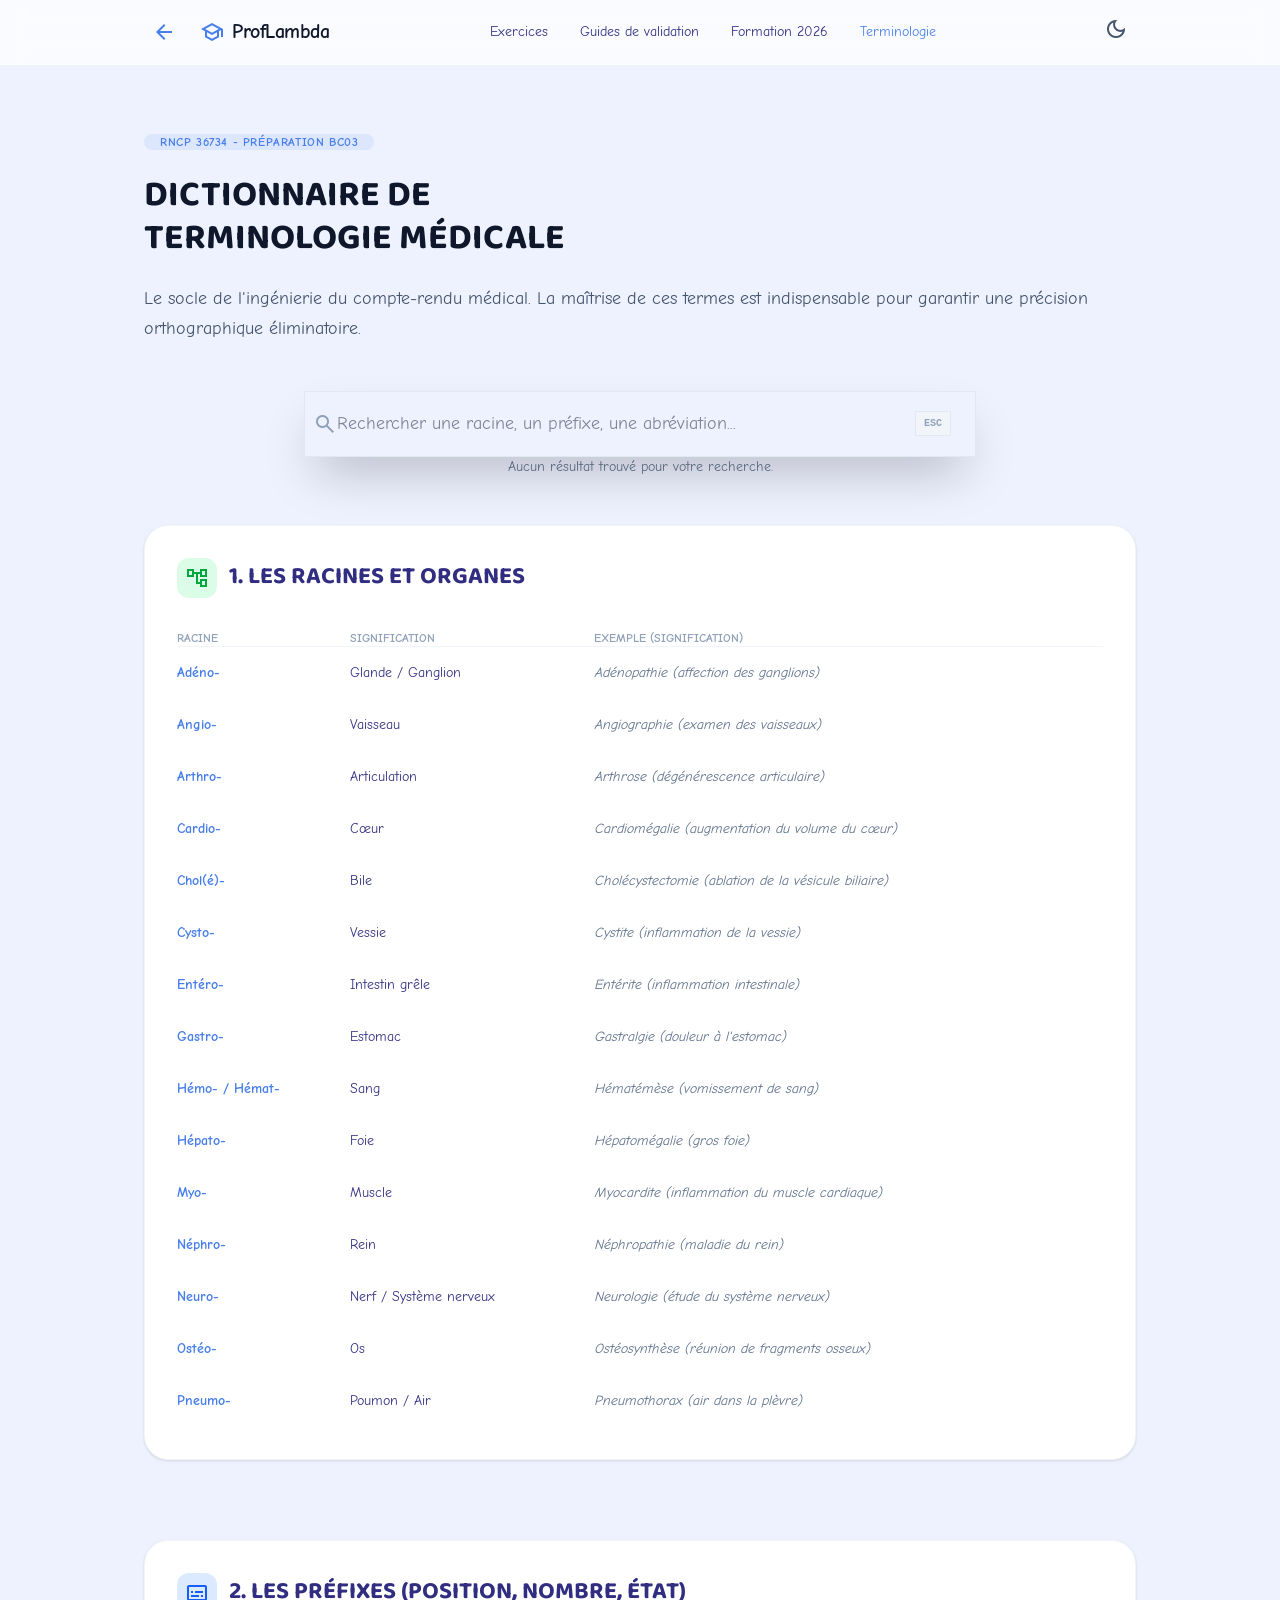
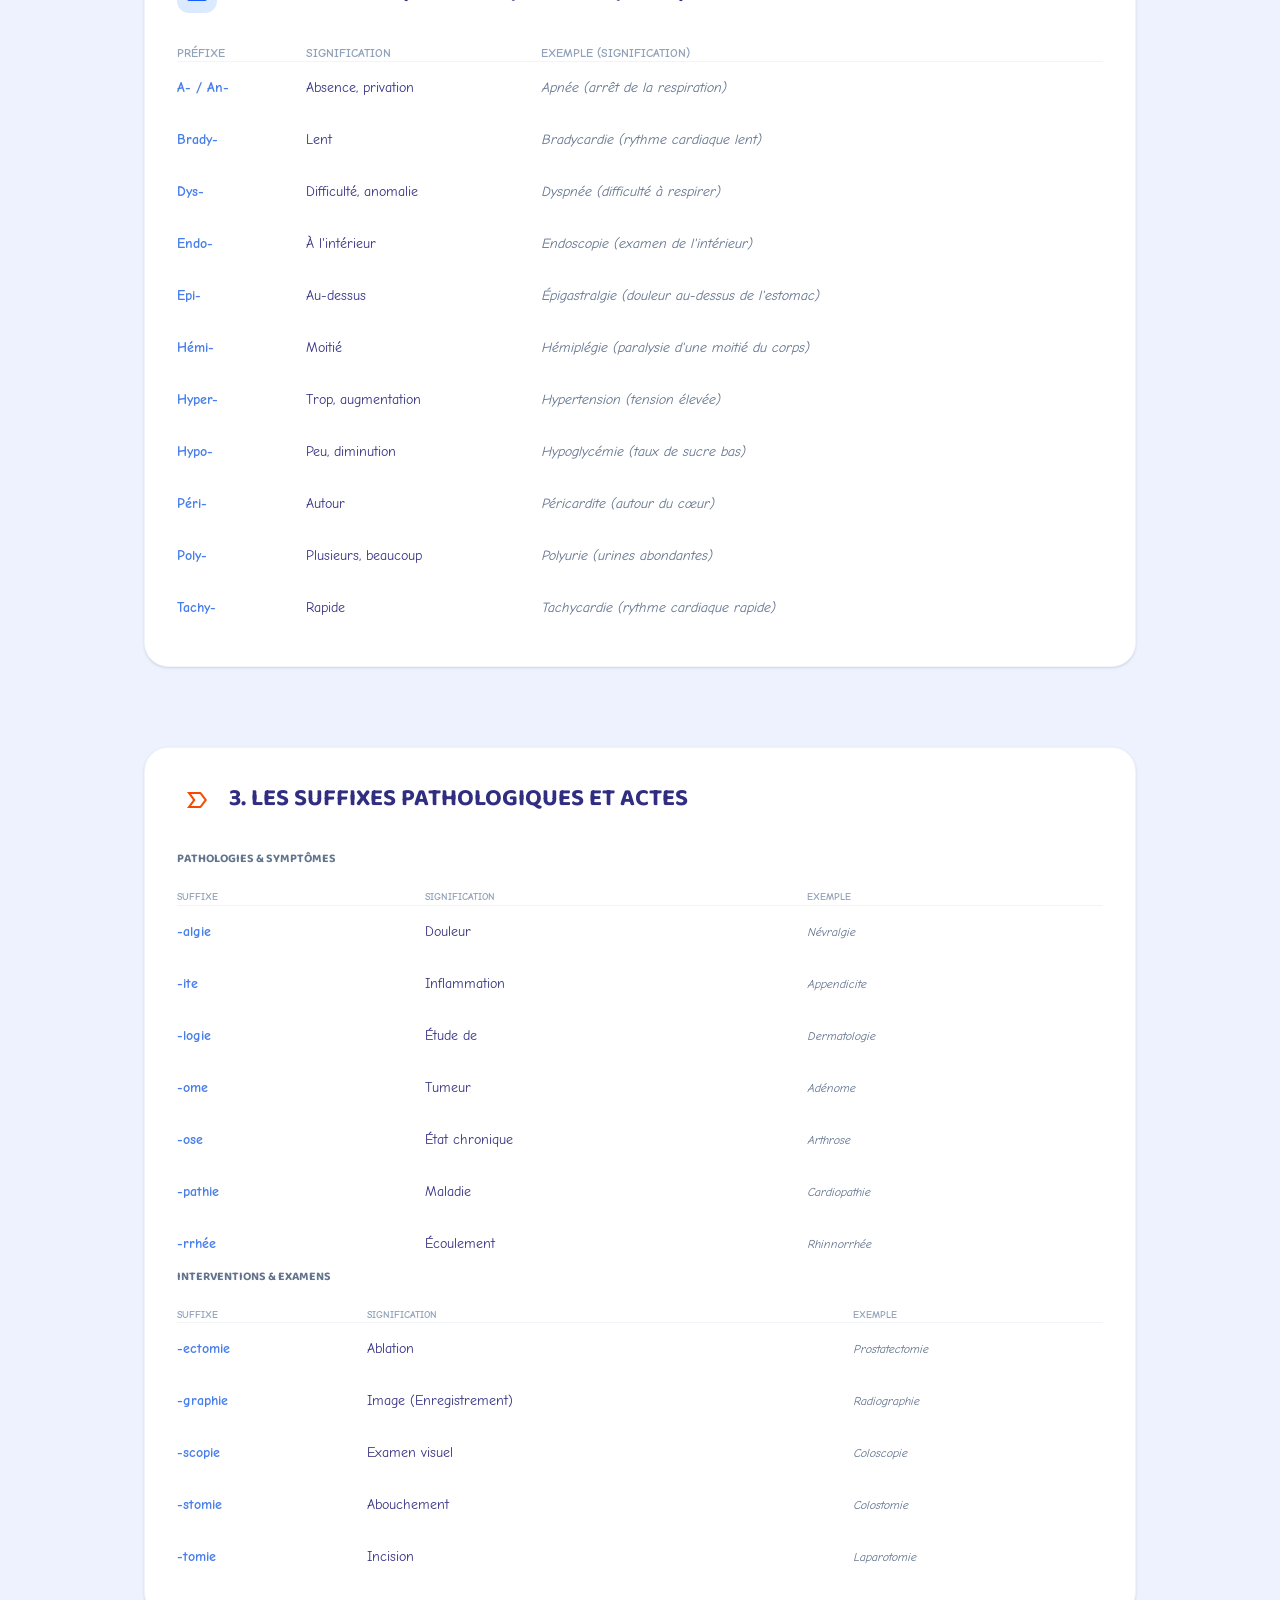
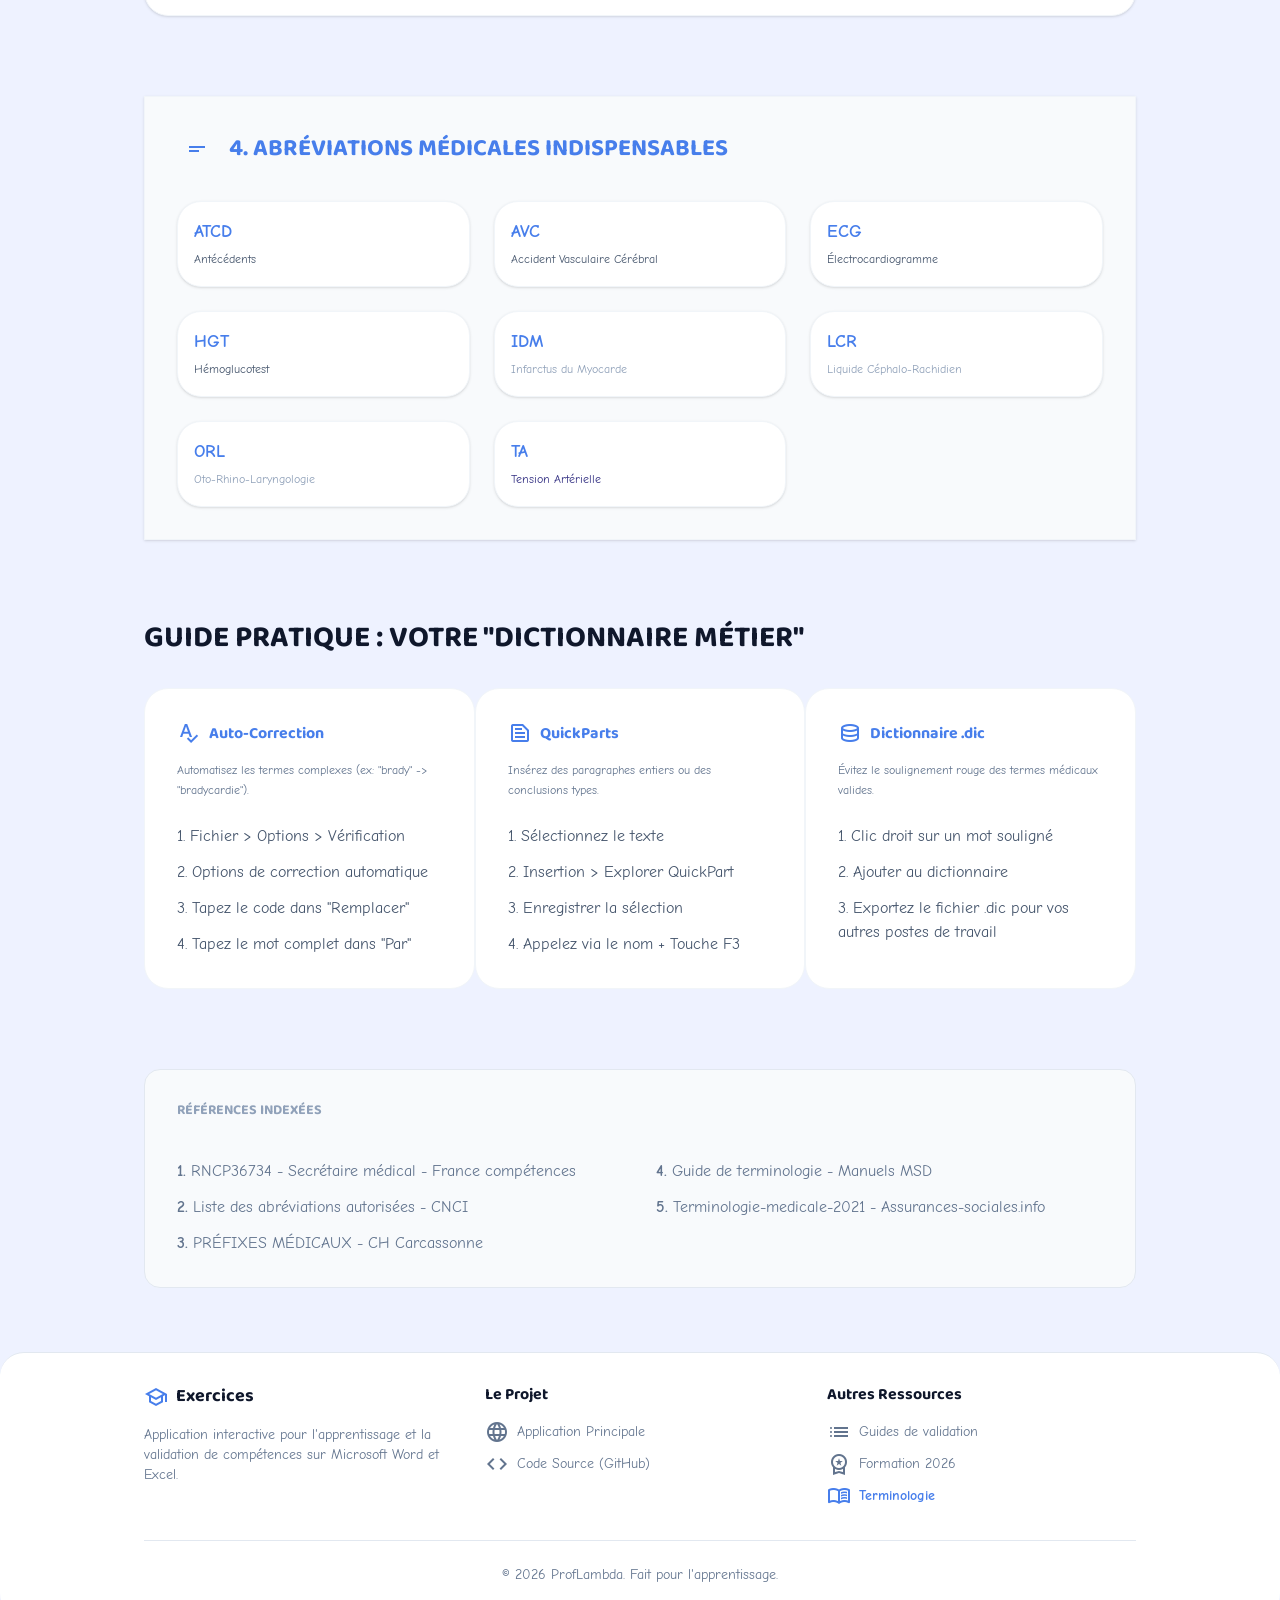
<file: terminologie.html>
<!DOCTYPE html>
<html lang="fr" class="light">

<head>
    <meta charset="utf-8" />
    <meta content="width=device-width, initial-scale=1.0" name="viewport" />
    <title>Terminologie Médicale - Préparation BC03 | ProfLambda</title>
    <!-- Sécurité & SEO -->
    <meta http-equiv="Content-Security-Policy"
        content="default-src 'self'; script-src 'self' 'unsafe-eval'; style-src 'self' 'unsafe-inline' https://fonts.googleapis.com; font-src 'self' data: https://fonts.gstatic.com; img-src 'self' data: https://*.github.io; connect-src 'self';">
    <meta http-equiv="X-Content-Type-Options" content="nosniff">
    <meta name="referrer" content="strict-origin-when-cross-origin">
    <link rel="manifest" href="./manifest.json">
    <meta name="theme-color" content="#4F46E5">

    <!-- PWA & Mobile -->
    <link rel="apple-touch-icon" href="./assets/icon-192.png">
    <link rel="icon" type="image/png" href="./assets/icon-192.png">

    <script defer src="./assets/gsap.min.js"></script>
    <script defer src="./assets/main.js"></script>
    <script defer src="./assets/terminologie.js"></script>
    <link rel="stylesheet" crossorigin href="./assets/main-BfUxkiNf.css">
    <link rel="stylesheet" href="./assets/custom-design.css?v=1.2">
</head>

<body class="bg-background-light dark:bg-background-dark text-slate-900 dark:text-slate-100 min-h-screen flex flex-col">

    <!-- Top Navigation -->
    <header
        class="sticky top-0 z-50 w-full bg-white/80 dark:bg-background-dark/80 backdrop-blur-md border-b border-slate-200 dark:border-slate-800">
        <div class="max-w-5xl mx-auto flex items-center justify-between p-4 h-16">
            <div class="flex items-center gap-2">
                <a href="./"
                    class="text-primary hover:bg-primary/10 flex items-center justify-center p-2 rounded-lg transition-colors mr-2">
                    <span class="material-symbols-outlined">arrow_back</span>
                </a>
                <span class="material-symbols-outlined text-primary text-3xl hidden sm:block">school</span>
                <span class="text-slate-900 dark:text-white text-xl font-bold tracking-tight">ProfLambda</span>
            </div>
            <nav class="hidden md:flex items-center gap-8">
                <a class="text-sm font-medium hover:text-primary transition-colors" href="./">Exercices</a>
                <a class="text-sm font-medium hover:text-primary transition-colors" href="./guides/">Guides de
                    validation</a>
                <a class="text-sm font-medium hover:text-primary transition-colors"
                    href="./formation.html">Formation 2026</a>
                <a class="text-sm font-medium hover:text-primary transition-colors active text-primary font-bold"
                    href="./terminologie.html">Terminologie</a>
            </nav>
            <div class="flex items-center gap-4">
                <button id="theme-toggle"
                    class="p-2 text-slate-600 dark:text-slate-400 hover:bg-slate-100 dark:hover:bg-slate-800 rounded-full">
                    <span class="material-symbols-outlined" id="theme-toggle-icon">dark_mode</span>
                </button>
            </div>
        </div>
    </header>

    <main class="flex-1 max-w-5xl mx-auto w-full px-4 airy-py-lg">
        <!-- Hero Section -->
        <section class="animate-entrance airy-mb-md text-center md:text-left">
            <div
                class="inline-block px-4 py-1.5 rounded-full bg-primary/10 text-primary text-xs font-bold uppercase tracking-wider mb-6">
                RNCP 36734 - Préparation BC03
            </div>
            <h1
                class="text-4xl md:text-5xl font-black text-slate-900 dark:text-white mb-6 leading-tight tracking-tighter uppercase">
                Dictionnaire de <br>Terminologie Médicale
            </h1>
            <p class="text-slate-600 dark:text-slate-400 text-lg max-w-3xl leading-relaxed">
                Le socle de l'ingénierie du compte-rendu médical. La maîtrise de ces termes est indispensable pour garantir une précision orthographique éliminatoire.
            </p>
        </section>

        <!-- Search Section -->
        <section class="sticky top-[4.5rem] z-40 airy-mb-md">
            <div class="relative max-w-2xl mx-auto group">
                <!-- Decorative background glow -->
                <div class="absolute -inset-1 bg-gradient-to-r from-primary to-secondary rounded-[2rem] blur opacity-25 group-focus-within:opacity-50 transition duration-1000"></div>
                
                <div class="relative flex items-center bg-white/70 dark:bg-slate-900/70 backdrop-blur-xl border border-slate-200 dark:border-slate-800 p-2 rounded-[2rem] shadow-2xl transition-all">
                    <div class="flex items-center justify-center w-12 h-12 text-slate-400">
                        <span class="material-symbols-outlined text-2xl group-focus-within:text-primary transition-colors">search</span>
                    </div>
                    <input type="text" id="terms-search" 
                        placeholder="Rechercher une racine, un préfixe, une abréviation..." 
                        spellcheck="false"
                        class="flex-1 bg-transparent border-none focus:ring-0 text-slate-900 dark:text-white placeholder-slate-400 text-lg py-4 outline-none">
                    <div class="hidden md:flex items-center gap-2 pr-4">
                        <kbd class="px-2 py-1 text-[10px] font-bold text-slate-400 bg-slate-100 dark:bg-slate-800 rounded-md border border-slate-200 dark:border-slate-700">ESC</kbd>
                    </div>
                </div>
            </div>
            <!-- Results count / No results found -->
            <div id="search-feedback" class="text-center mt-6 text-sm text-slate-500 font-medium opacity-0 pointer-events-none transition-all duration-300">
                Aucun résultat trouvé pour votre recherche.
            </div>
        </section>

        <!-- Lexique Categories -->
        <div id="lexicon-content" class="airy-gap-lg airy-mb-lg">
            
            <!-- 1. Racines -->
            <section class="lexicon-section bg-white dark:bg-slate-900 p-8 md:p-12 rounded-[2rem] shadow-sm border border-slate-100 dark:border-slate-800">
                <h2 class="text-2xl font-black mb-8 flex items-center gap-3 uppercase tracking-tighter">
                    <span class="w-10 h-10 rounded-xl bg-green-100 dark:bg-green-950/30 text-green-600 flex items-center justify-center">
                        <span class="material-symbols-outlined">account_tree</span>
                    </span>
                    1. Les Racines et Organes
                </h2>
                <div class="overflow-x-auto">
                    <table class="w-full text-left text-sm">
                        <thead>
                            <tr class="text-slate-400 text-xs font-black uppercase tracking-widest border-b border-slate-100 dark:border-slate-800">
                                <th class="pb-4 pr-4 w-1/4">Racine</th>
                                <th class="pb-4 pr-4 w-1/3">Signification</th>
                                <th class="pb-4">Exemple (Signification)</th>
                            </tr>
                        </thead>
                        <tbody class="divide-y divide-slate-50 dark:divide-slate-800">
                            <tr><td class="py-4 font-bold text-primary">Adéno-</td><td class="airy-row">Glande / Ganglion</td><td class="py-4 text-slate-500 italic">Adénopathie (affection des ganglions)</td></tr>
                            <tr><td class="py-4 font-bold text-primary">Angio-</td><td class="airy-row">Vaisseau</td><td class="py-4 text-slate-500 italic">Angiographie (examen des vaisseaux)</td></tr>
                            <tr><td class="py-4 font-bold text-primary">Arthro-</td><td class="airy-row">Articulation</td><td class="py-4 text-slate-500 italic">Arthrose (dégénérescence articulaire)</td></tr>
                            <tr><td class="py-4 font-bold text-primary">Cardio-</td><td class="airy-row">Cœur</td><td class="py-4 text-slate-500 italic">Cardiomégalie (augmentation du volume du cœur)</td></tr>
                            <tr><td class="py-4 font-bold text-primary">Chol(é)-</td><td class="airy-row">Bile</td><td class="py-4 text-slate-500 italic">Cholécystectomie (ablation de la vésicule biliaire)</td></tr>
                            <tr><td class="py-4 font-bold text-primary">Cysto-</td><td class="airy-row">Vessie</td><td class="py-4 text-slate-500 italic">Cystite (inflammation de la vessie)</td></tr>
                            <tr><td class="py-4 font-bold text-primary">Entéro-</td><td class="airy-row">Intestin grêle</td><td class="py-4 text-slate-500 italic">Entérite (inflammation intestinale)</td></tr>
                            <tr><td class="py-4 font-bold text-primary">Gastro-</td><td class="airy-row">Estomac</td><td class="py-4 text-slate-500 italic">Gastralgie (douleur à l'estomac)</td></tr>
                            <tr><td class="py-4 font-bold text-primary">Hémo- / Hémat-</td><td class="airy-row">Sang</td><td class="py-4 text-slate-500 italic">Hématémèse (vomissement de sang)</td></tr>
                            <tr><td class="py-4 font-bold text-primary">Hépato-</td><td class="airy-row">Foie</td><td class="py-4 text-slate-500 italic">Hépatomégalie (gros foie)</td></tr>
                            <tr><td class="py-4 font-bold text-primary">Myo-</td><td class="airy-row">Muscle</td><td class="py-4 text-slate-500 italic">Myocardite (inflammation du muscle cardiaque)</td></tr>
                            <tr><td class="py-4 font-bold text-primary">Néphro-</td><td class="airy-row">Rein</td><td class="py-4 text-slate-500 italic">Néphropathie (maladie du rein)</td></tr>
                            <tr><td class="py-4 font-bold text-primary">Neuro-</td><td class="airy-row">Nerf / Système nerveux</td><td class="py-4 text-slate-500 italic">Neurologie (étude du système nerveux)</td></tr>
                            <tr><td class="py-4 font-bold text-primary">Ostéo-</td><td class="airy-row">Os</td><td class="py-4 text-slate-500 italic">Ostéosynthèse (réunion de fragments osseux)</td></tr>
                            <tr><td class="py-4 font-bold text-primary">Pneumo-</td><td class="airy-row">Poumon / Air</td><td class="py-4 text-slate-500 italic">Pneumothorax (air dans la plèvre)</td></tr>
                        </tbody>
                    </table>
                </div>
            </section>

            <!-- 2. Préfixes -->
            <section class="lexicon-section bg-white dark:bg-slate-900 p-8 md:p-12 rounded-[2rem] shadow-sm border border-slate-100 dark:border-slate-800">
                <h2 class="text-2xl font-black mb-8 flex items-center gap-3 uppercase tracking-tighter">
                    <span class="w-10 h-10 rounded-xl bg-blue-100 dark:bg-blue-950/30 text-blue-600 flex items-center justify-center">
                        <span class="material-symbols-outlined">subtitles</span>
                    </span>
                    2. Les Préfixes (Position, Nombre, État)
                </h2>
                <div class="overflow-x-auto">
                    <table class="w-full text-left text-sm">
                        <thead>
                            <tr class="text-slate-400 text-xs font-black uppercase tracking-widest border-b border-slate-100 dark:border-slate-800">
                                <th class="pb-4 pr-4 w-1/4">Préfixe</th>
                                <th class="pb-4 pr-4 w-1/3">Signification</th>
                                <th class="pb-4">Exemple (Signification)</th>
                            </tr>
                        </thead>
                        <tbody class="divide-y divide-slate-50 dark:divide-slate-800">
                            <tr><td class="py-4 font-bold text-primary">A- / An-</td><td class="airy-row">Absence, privation</td><td class="py-4 text-slate-500 italic">Apnée (arrêt de la respiration)</td></tr>
                            <tr><td class="py-4 font-bold text-primary">Brady-</td><td class="airy-row">Lent</td><td class="py-4 text-slate-500 italic">Bradycardie (rythme cardiaque lent)</td></tr>
                            <tr><td class="py-4 font-bold text-primary">Dys-</td><td class="airy-row">Difficulté, anomalie</td><td class="py-4 text-slate-500 italic">Dyspnée (difficulté à respirer)</td></tr>
                            <tr><td class="py-4 font-bold text-primary">Endo-</td><td class="airy-row">À l'intérieur</td><td class="py-4 text-slate-500 italic">Endoscopie (examen de l'intérieur)</td></tr>
                            <tr><td class="py-4 font-bold text-primary">Epi-</td><td class="airy-row">Au-dessus</td><td class="py-4 text-slate-500 italic">Épigastralgie (douleur au-dessus de l'estomac)</td></tr>
                            <tr><td class="py-4 font-bold text-primary">Hémi-</td><td class="airy-row">Moitié</td><td class="py-4 text-slate-500 italic">Hémiplégie (paralysie d'une moitié du corps)</td></tr>
                            <tr><td class="py-4 font-bold text-primary">Hyper-</td><td class="airy-row">Trop, augmentation</td><td class="py-4 text-slate-500 italic">Hypertension (tension élevée)</td></tr>
                            <tr><td class="py-4 font-bold text-primary">Hypo-</td><td class="airy-row">Peu, diminution</td><td class="py-4 text-slate-500 italic">Hypoglycémie (taux de sucre bas)</td></tr>
                            <tr><td class="py-4 font-bold text-primary">Péri-</td><td class="airy-row">Autour</td><td class="py-4 text-slate-500 italic">Péricardite (autour du cœur)</td></tr>
                            <tr><td class="py-4 font-bold text-primary">Poly-</td><td class="airy-row">Plusieurs, beaucoup</td><td class="py-4 text-slate-500 italic">Polyurie (urines abondantes)</td></tr>
                            <tr><td class="py-4 font-bold text-primary">Tachy-</td><td class="airy-row">Rapide</td><td class="py-4 text-slate-500 italic">Tachycardie (rythme cardiaque rapide)</td></tr>
                        </tbody>
                    </table>
                </div>
            </section>

            <!-- 3. Suffixes -->
            <section class="lexicon-section bg-white dark:bg-slate-900 p-8 md:p-12 rounded-[2rem] shadow-sm border border-slate-100 dark:border-slate-800">
                <h2 class="text-2xl font-black mb-8 flex items-center gap-3 uppercase tracking-tighter">
                    <span class="w-10 h-10 rounded-xl bg-orange-100 dark:bg-orange-950/30 text-orange-600 flex items-center justify-center">
                        <span class="material-symbols-outlined">label_important</span>
                    </span>
                    3. Les Suffixes Pathologiques et Actes
                </h2>
                <div class="grid grid-cols-1 lg:grid-cols-2 gap-12 lg:gap-16">
                    <div>
                        <h4 class="text-xs font-black uppercase text-slate-500 dark:text-slate-400 mb-6 tracking-widest">Pathologies & Symptômes</h4>
                        <div class="overflow-x-auto">
                            <table class="w-full text-left text-sm">
                                <thead>
                                    <tr class="text-slate-400 text-[10px] font-black uppercase tracking-widest border-b border-slate-100 dark:border-slate-800">
                                        <th class="pb-3 pr-4 w-1/3">Suffixe</th>
                                        <th class="pb-3 w-1/2">Signification</th>
                                        <th class="pb-3">Exemple</th>
                                    </tr>
                                </thead>
                                <tbody class="divide-y divide-slate-50 dark:divide-slate-800">
                                    <tr><td class="py-5 font-bold text-primary">-algie</td><td class="airy-row">Douleur</td><td class="py-4 text-slate-500 italic text-xs">Névralgie</td></tr>
                                    <tr><td class="py-4 font-bold text-primary">-ite</td><td class="airy-row">Inflammation</td><td class="py-4 text-slate-500 italic text-xs">Appendicite</td></tr>
                                    <tr><td class="py-4 font-bold text-primary">-logie</td><td class="airy-row">Étude de</td><td class="py-4 text-slate-500 italic text-xs">Dermatologie</td></tr>
                                    <tr><td class="py-4 font-bold text-primary">-ome</td><td class="airy-row">Tumeur</td><td class="py-4 text-slate-500 italic text-xs">Adénome</td></tr>
                                    <tr><td class="py-4 font-bold text-primary">-ose</td><td class="airy-row">État chronique</td><td class="py-4 text-slate-500 italic text-xs">Arthrose</td></tr>
                                    <tr><td class="py-4 font-bold text-primary">-pathie</td><td class="airy-row">Maladie</td><td class="py-4 text-slate-500 italic text-xs">Cardiopathie</td></tr>
                                    <tr><td class="py-4 font-bold text-primary">-rrhée</td><td class="airy-row">Écoulement</td><td class="py-4 text-slate-500 italic text-xs">Rhinnorrhée</td></tr>
                                </tbody>
                            </table>
                        </div>
                    </div>
                    <div>
                        <h4 class="text-xs font-black uppercase text-slate-500 dark:text-slate-400 mb-6 tracking-widest">Interventions & Examens</h4>
                        <div class="overflow-x-auto">
                            <table class="w-full text-left text-sm">
                                <thead>
                                    <tr class="text-slate-400 text-[10px] font-black uppercase tracking-widest border-b border-slate-100 dark:border-slate-800">
                                        <th class="pb-3 pr-4 w-1/3">Suffixe</th>
                                        <th class="pb-3 w-1/2">Signification</th>
                                        <th class="pb-3">Exemple</th>
                                    </tr>
                                </thead>
                                <tbody class="divide-y divide-slate-50 dark:divide-slate-800">
                                    <tr><td class="py-5 font-bold text-primary">-ectomie</td><td class="airy-row">Ablation</td><td class="py-4 text-slate-500 italic text-xs">Prostatectomie</td></tr>
                                    <tr><td class="py-4 font-bold text-primary">-graphie</td><td class="airy-row">Image (Enregistrement)</td><td class="py-4 text-slate-500 italic text-xs">Radiographie</td></tr>
                                    <tr><td class="py-4 font-bold text-primary">-scopie</td><td class="airy-row">Examen visuel</td><td class="py-4 text-slate-500 italic text-xs">Coloscopie</td></tr>
                                    <tr><td class="py-4 font-bold text-primary">-stomie</td><td class="airy-row">Abouchement</td><td class="py-4 text-slate-500 italic text-xs">Colostomie</td></tr>
                                    <tr><td class="py-4 font-bold text-primary">-tomie</td><td class="airy-row">Incision</td><td class="py-4 text-slate-500 italic text-xs">Laparotomie</td></tr>
                                </tbody>
                            </table>
                        </div>
                    </div>
                </div>
            </section>

            <!-- 4. Abréviations -->
            <section class="lexicon-section bg-slate-50 dark:bg-slate-900/50 p-8 md:p-12 rounded-[2rem] shadow-sm border border-slate-100 dark:border-slate-800 overflow-hidden relative">
                <div class="absolute top-0 right-0 w-64 h-64 bg-primary/5 rounded-full blur-3xl -mr-32 -mt-32"></div>
                <h2 class="text-2xl font-black mb-8 flex items-center gap-3 uppercase tracking-tighter relative z-10 text-primary">
                    <span class="w-10 h-10 rounded-xl bg-primary/20 text-primary flex items-center justify-center">
                        <span class="material-symbols-outlined">short_text</span>
                    </span>
                    4. Abréviations Médicales Indispensables
                </h2>
                <div class="grid grid-cols-2 md:grid-cols-3 lg:grid-cols-4 gap-6 relative z-10">
                    <div class="p-4 bg-white dark:bg-slate-800 border border-slate-100 dark:border-slate-700/50 rounded-xl shadow-sm">
                        <span class="block text-primary font-black text-lg">ATCD</span>
                        <span class="text-xs text-slate-600 dark:text-slate-400">Antécédents</span>
                    </div>
                    <div class="p-4 bg-white dark:bg-slate-800 border border-slate-100 dark:border-slate-700/50 rounded-xl shadow-sm">
                        <span class="block text-primary font-black text-lg">AVC</span>
                        <span class="text-xs text-slate-600 dark:text-slate-400">Accident Vasculaire Cérébral</span>
                    </div>
                    <div class="p-4 bg-white dark:bg-slate-800 border border-slate-100 dark:border-slate-700/50 rounded-xl shadow-sm">
                        <span class="block text-primary font-black text-lg">ECG</span>
                        <span class="text-xs text-slate-600 dark:text-slate-400">Électrocardiogramme</span>
                    </div>
                    <div class="p-4 bg-white dark:bg-slate-800 border border-slate-100 dark:border-slate-700/50 rounded-xl shadow-sm">
                        <span class="block text-primary font-black text-lg">HGT</span>
                        <span class="text-xs text-slate-600 dark:text-slate-400">Hémoglucotest</span>
                    </div>
                    <div class="p-4 bg-white dark:bg-slate-800 border border-slate-100 dark:border-slate-700/50 rounded-xl shadow-sm">
                        <span class="block text-primary font-black text-lg">IDM</span>
                        <span class="text-xs text-slate-400">Infarctus du Myocarde</span>
                    </div>
                    <div class="p-4 bg-white dark:bg-slate-800 border border-slate-100 dark:border-slate-700/50 rounded-xl shadow-sm">
                        <span class="block text-primary font-black text-lg">LCR</span>
                        <span class="text-xs text-slate-400">Liquide Céphalo-Rachidien</span>
                    </div>
                    <div class="p-4 bg-white dark:bg-slate-800 border border-slate-100 dark:border-slate-700/50 rounded-xl shadow-sm">
                        <span class="block text-primary font-black text-lg">ORL</span>
                        <span class="text-xs text-slate-400">Oto-Rhino-Laryngologie</span>
                    </div>
                    <div class="p-4 bg-white dark:bg-slate-800 border border-slate-100 dark:border-slate-700/50 rounded-xl shadow-sm">
                        <span class="block text-primary font-black text-lg">TA</span>
                        <span class="text-xs text-slate-300 dark:text-slate-400">Tension Artérielle</span>
                    </div>
                </div>
            </section>
        </div>

        <!-- Section Word Guide -->
        <section class="airy-mb-lg">
            <h2 class="text-3xl font-black text-slate-900 dark:text-white mb-8 tracking-tighter uppercase">
                Guide Pratique : Votre "Dictionnaire Métier"
            </h2>
            <div class="grid grid-cols-1 md:grid-cols-3 gap-12">
                <div class="bg-white dark:bg-slate-900 p-8 rounded-2xl border border-slate-100 dark:border-slate-800">
                    <h3 class="font-bold text-primary mb-4 flex items-center gap-2">
                        <span class="material-symbols-outlined">spellcheck</span> Auto-Correction
                    </h3>
                    <p class="text-xs text-slate-500 mb-6 leading-relaxed">Automatisez les termes complexes (ex: "brady" -> "bradycardie").</p>
                    <ol class="text-[11px] space-y-3 font-medium text-slate-600 dark:text-slate-400">
                        <li>1. Fichier > Options > Vérification</li>
                        <li>2. Options de correction automatique</li>
                        <li>3. Tapez le code dans "Remplacer"</li>
                        <li>4. Tapez le mot complet dans "Par"</li>
                    </ol>
                </div>
                <div class="bg-white dark:bg-slate-900 p-8 rounded-2xl border border-slate-100 dark:border-slate-800">
                    <h3 class="font-bold text-primary mb-4 flex items-center gap-2">
                        <span class="material-symbols-outlined">text_snippet</span> QuickParts
                    </h3>
                    <p class="text-xs text-slate-500 mb-6 leading-relaxed">Insérez des paragraphes entiers ou des conclusions types.</p>
                    <ol class="text-[11px] space-y-3 font-medium text-slate-600 dark:text-slate-400">
                        <li>1. Sélectionnez le texte</li>
                        <li>2. Insertion > Explorer QuickPart</li>
                        <li>3. Enregistrer la sélection</li>
                        <li>4. Appelez via le nom + Touche F3</li>
                    </ol>
                </div>
                <div class="bg-white dark:bg-slate-900 p-8 rounded-2xl border border-slate-100 dark:border-slate-800">
                    <h3 class="font-bold text-primary mb-4 flex items-center gap-2">
                        <span class="material-symbols-outlined">database</span> Dictionnaire .dic
                    </h3>
                    <p class="text-xs text-slate-500 mb-6 leading-relaxed">Évitez le soulignement rouge des termes médicaux valides.</p>
                    <ol class="text-[11px] space-y-3 font-medium text-slate-600 dark:text-slate-400">
                        <li>1. Clic droit sur un mot souligné</li>
                        <li>2. Ajouter au dictionnaire</li>
                        <li>3. Exportez le fichier .dic pour vos autres postes de travail</li>
                    </ol>
                </div>
            </div>
        </section>

        <!-- Bibliographie -->
        <section class="bg-slate-50 dark:bg-slate-900/50 p-8 md:p-12 rounded-2xl border border-slate-200 dark:border-slate-800">
            <h2 class="text-sm font-black text-slate-400 uppercase tracking-widest mb-10 text-center md:text-left text-center">Références Indexées</h2>
            <div class="grid grid-cols-1 md:grid-cols-2 gap-8 text-[11px] text-slate-500">
                <ul class="space-y-3">
                    <li><span class="font-bold">1.</span> <a href="https://www.francecompetences.fr/recherche/rncp/36734/" target="_blank" class="hover:text-primary underline transition-colors">RNCP36734 - Secrétaire médical - France compétences</a></li>
                    <li><span class="font-bold">2.</span> <a href="https://abreviationsmedicales.ch/" target="_blank" class="hover:text-primary underline transition-colors">Liste des abréviations autorisées - CNCI</a></li>
                    <li><span class="font-bold">3.</span> <a href="https://www.ch-carcassonne.fr/" target="_blank" class="hover:text-primary underline transition-colors">PRÉFIXES MÉDICAUX - CH Carcassonne</a></li>
                </ul>
                <ul class="space-y-3">
                    <li><span class="font-bold">4.</span> <a href="https://www.msdmanuals.com/fr/accueil/fondamentaux/terminologie-m%C3%A9dicale/comprendre-les-termes-m%C3%A9dicaux" target="_blank" class="hover:text-primary underline transition-colors">Guide de terminologie - Manuels MSD</a></li>
                    <li><span class="font-bold">5.</span> <a href="http://assurances-sociales.info/" target="_blank" class="hover:text-primary underline transition-colors">Terminologie-medicale-2021 - Assurances-sociales.info</a></li>
                </ul>
            </div>
        </section>
    </main>

    <!-- Footer -->
    <footer class="w-full bg-white dark:bg-slate-900 border-t border-slate-200 dark:border-slate-800 mt-auto">
        <div class="max-w-5xl mx-auto px-4 py-8">
            <div class="grid grid-cols-1 md:grid-cols-2 lg:grid-cols-3 gap-8">
                <div>
                    <h3 class="text-lg font-bold text-slate-900 dark:text-white mb-4 flex items-center gap-2">
                        <span class="material-symbols-outlined text-primary">school</span> Exercices
                    </h3>
                    <p class="text-sm text-slate-500 dark:text-slate-400">
                        Application interactive pour l'apprentissage et la validation de compétences sur Microsoft Word et Excel.
                    </p>
                </div>
                <div>
                    <h4 class="font-bold text-slate-900 dark:text-white mb-4">Le Projet</h4>
                    <ul class="space-y-2 text-sm text-slate-500 dark:text-slate-400">
                        <li>
                            <a href="https://github.com/ProfLambda/exercices" target="_blank"
                                class="hover:text-primary transition-colors flex items-center gap-2">
                                <span class="material-symbols-outlined text-[18px]">language</span> Application Principale
                            </a>
                        </li>
                        <li>
                            <a href="https://github.com/ProfLambda/exercices" target="_blank"
                                class="hover:text-primary transition-colors flex items-center gap-2">
                                <span class="material-symbols-outlined text-[18px]">code</span> Code Source (GitHub)
                            </a>
                        </li>
                    </ul>
                </div>
                <div>
                    <h4 class="font-bold text-slate-900 dark:text-white mb-4">Autres Ressources</h4>
                    <ul class="space-y-2 text-sm text-slate-500 dark:text-slate-400">
                        <li>
                            <a href="./guides/" class="hover:text-primary transition-colors flex items-center gap-2">
                                <span class="material-symbols-outlined text-[18px]">list</span> Guides de validation
                            </a>
                        </li>
                        <li>
                            <a href="./formation.html" class="hover:text-primary transition-colors flex items-center gap-2">
                                <span class="material-symbols-outlined text-[18px]">workspace_premium</span> Formation 2026
                            </a>
                        </li>
                        <li>
                            <a href="./terminologie.html" class="hover:text-primary transition-colors flex items-center gap-2 active text-primary font-bold">
                                <span class="material-symbols-outlined text-[18px]">menu_book</span> Terminologie
                            </a>
                        </li>
                    </ul>
                </div>
            </div>
            <div
                class="mt-8 pt-6 border-t border-slate-200 dark:border-slate-800 text-center text-sm text-slate-500 dark:text-slate-400">
                <p>&copy; 2026 ProfLambda. Fait pour l'apprentissage.</p>
            </div>
        </div>
    </footer>
</body>

</html>
</file>
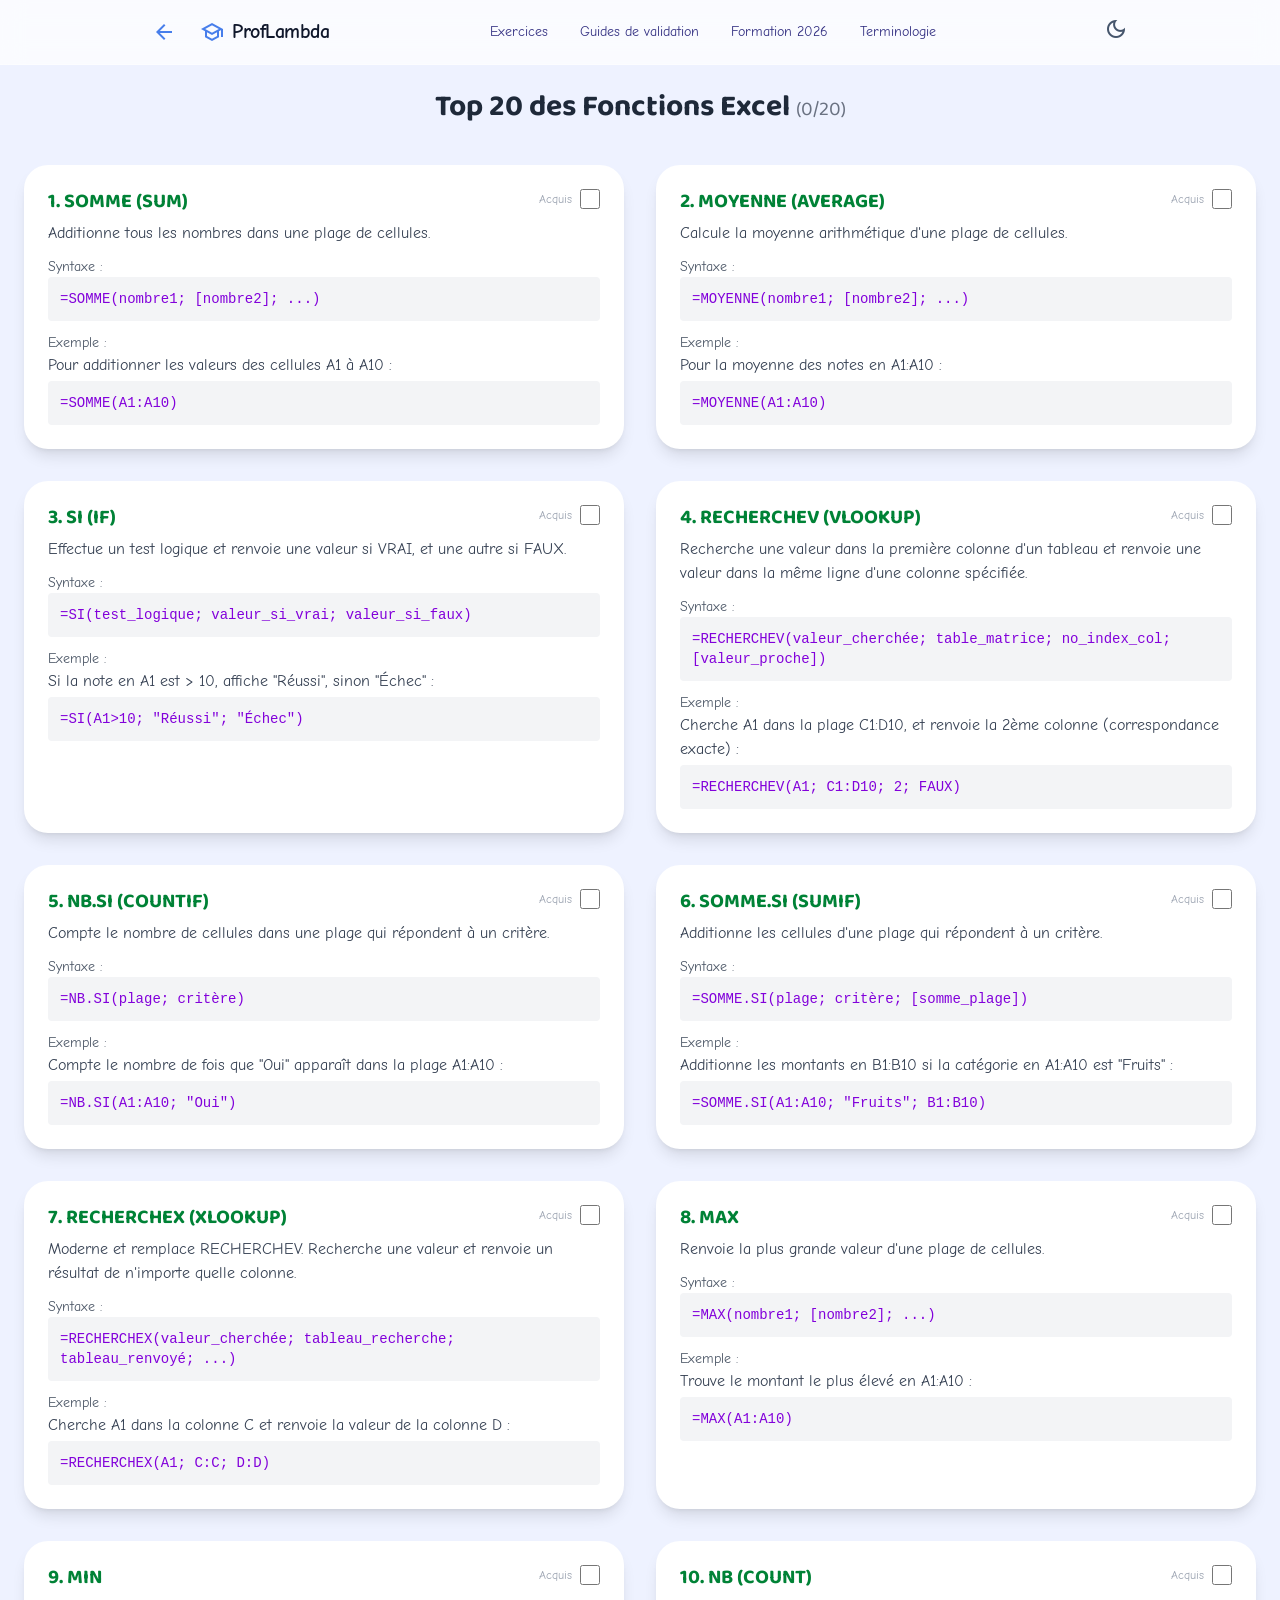
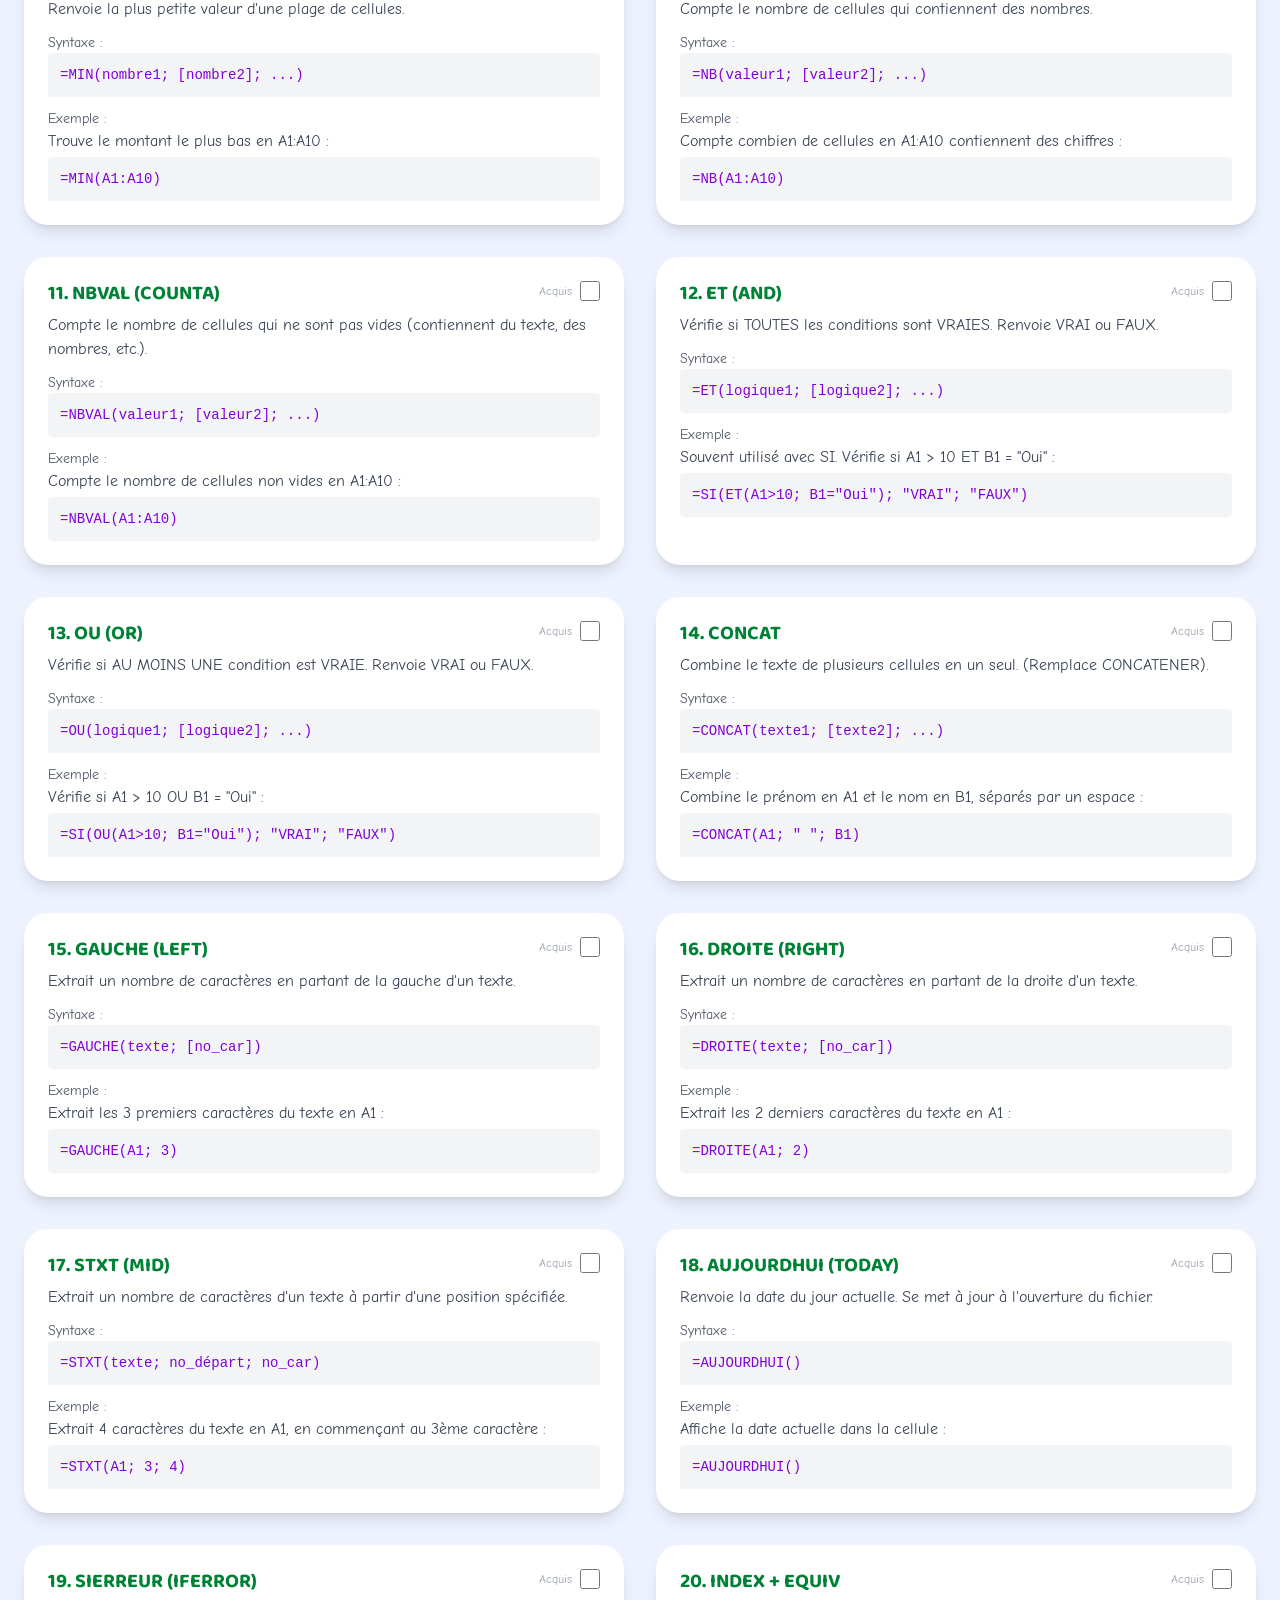
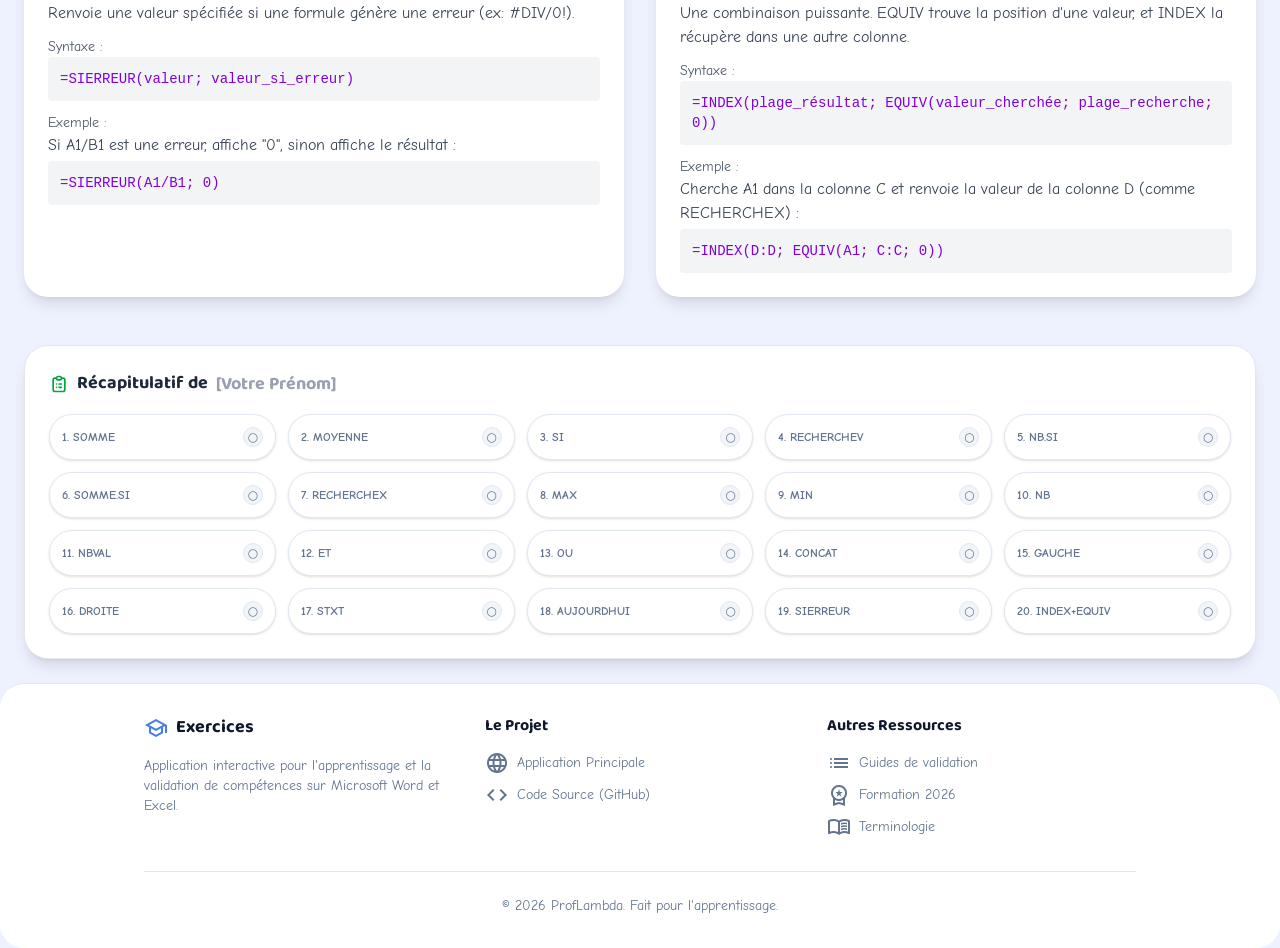
<file: guides/excel_1.html>
<!DOCTYPE html>
<html lang="fr">
	<head>
    <meta charset="utf-8" />
    <meta content="width=device-width, initial-scale=1.0" name="viewport" />
    <title>ProfLambda - Top 20 Fonctions Excel</title>
    
    <!-- Sécurité & SEO -->
    <meta http-equiv="Content-Security-Policy" content="default-src 'self'; script-src 'self' 'unsafe-eval'; style-src 'self' 'unsafe-inline' https://fonts.googleapis.com; font-src 'self' data: https://fonts.gstatic.com; img-src 'self' data: https://*.github.io; connect-src 'self';">
    <meta http-equiv="X-Content-Type-Options" content="nosniff">
    <meta name="referrer" content="strict-origin-when-cross-origin">
    <link rel="manifest" href="../manifest.json">
    <meta name="theme-color" content="#4F46E5">
    
    <!-- PWA & Mobile -->
    <link rel="apple-touch-icon" href="../assets/icon-192.png">
    <link rel="icon" type="image/png" href="../assets/icon-192.png">

    <!-- CSS/JS Bundle -->
    <script defer src="../assets/gsap.min.js"></script>
    <script defer src="../assets/main.js"></script>
    <script defer src="../guides/config_excel_1.js"></script>
    <script defer src="../assets/progress.js"></script>
    <link rel="stylesheet" crossorigin href="../assets/main-BfUxkiNf.css">
    <link rel="stylesheet" href="../assets/custom-design.css">
</head>
	<body class="bg-gray-100 dark:bg-slate-900 text-gray-900 dark:text-slate-100 flex flex-col min-h-screen transition-colors">
		<!-- Barre de Navigation -->
		<header class="sticky top-0 z-50 w-full bg-white/80 dark:bg-background-dark/80 backdrop-blur-md border-b border-slate-200 dark:border-slate-800">
			<div class="max-w-5xl mx-auto flex items-center justify-between p-4 h-16">
				<div class="flex items-center gap-2">
					<a href="./" class="text-primary hover:bg-primary/10 flex items-center justify-center p-2 rounded-lg transition-colors mr-2">
						<span class="material-symbols-outlined">arrow_back</span>
					</a>
					<span class="material-symbols-outlined text-primary text-3xl hidden sm:block">school</span>
					<span class="text-slate-900 dark:text-white text-xl font-bold tracking-tight">ProfLambda</span>
				</div>
				<nav class="hidden md:flex items-center gap-8">
					<a class="text-sm font-medium hover:text-primary transition-colors" href="../">Exercices</a>
					<a class="text-sm font-medium hover:text-primary transition-colors active" href="./">Guides de validation</a>
					<a class="text-sm font-medium hover:text-primary transition-colors" href="../formation.html">Formation 2026</a>
					<a class="text-sm font-medium hover:text-primary transition-colors" href="../terminologie.html">Terminologie</a>
				</nav>
				<div class="flex items-center gap-4">
					<button id="theme-toggle" class="p-2 text-slate-600 dark:text-slate-400 hover:bg-slate-100 dark:hover:bg-slate-800 rounded-full">
						<span class="material-symbols-outlined" id="theme-toggle-icon">dark_mode</span>
					</button>
				</div>
			</div>
		</header>


		<!-- Contenu Principal -->
		<main class="container mx-auto p-6 flex-grow">
			<h1 class="text-3xl font-bold text-center mb-10 text-gray-800 dark:text-white"
				>Top 20 des Fonctions Excel
				<span class="text-xl font-medium text-gray-500"
					>(<span id="progress-count">0</span>/20)</span
				></h1>

			<!-- Grille des fonctions -->
			<div class="grid grid-cols-1 md:grid-cols-2 gap-8 mb-12">
				<!-- 1. SOMME (SUM) -->
				<div
					class="bg-white p-6 rounded-xl shadow-lg transition-all duration-300 hover:scale-[1.02] break-words relative group"
					id="card-sum">
					<div class="absolute top-5 right-5 z-10">
						<label
							class="flex items-center space-x-2 cursor-pointer bg-white/80 p-1 rounded backdrop-blur-sm">
							<span
								class="text-xs text-gray-400 group-hover:text-gray-600 transition-colors select-none"
								>Acquis</span
							>
							<input
								type="checkbox"
								class="mastery-checkbox w-5 h-5 text-green-600 rounded focus:ring-green-500 border-gray-300 cursor-pointer"
								data-id="sum" />
						</label>
					</div>
					<h3 class="text-xl font-semibold text-green-700 mb-2 pr-20"
						>1. SOMME (SUM)</h3
					>
					<p class="text-gray-700 mb-3"
						>Additionne tous les nombres dans une plage de cellules.</p
					>
					<p class="text-sm font-medium text-gray-600">Syntaxe :</p>
					<pre
						class="bg-gray-100 p-3 rounded text-sm font-mono text-purple-700 overflow-x-auto whitespace-pre-wrap"><code>=SOMME(nombre1; [nombre2]; ...)</code></pre>
					<p class="text-sm font-medium text-gray-600 mt-3">Exemple :</p>
					<p class="text-gray-700 mb-1"
						>Pour additionner les valeurs des cellules A1 à A10 :</p
					>
					<pre
						class="bg-gray-100 p-3 rounded text-sm font-mono text-purple-700 overflow-x-auto whitespace-pre-wrap"><code>=SOMME(A1:A10)</code></pre>
				</div>

				<!-- 2. MOYENNE (AVERAGE) -->
				<div
					class="bg-white p-6 rounded-xl shadow-lg transition-all duration-300 hover:scale-[1.02] break-words relative group"
					id="card-average">
					<div class="absolute top-5 right-5 z-10">
						<label
							class="flex items-center space-x-2 cursor-pointer bg-white/80 p-1 rounded backdrop-blur-sm">
							<span
								class="text-xs text-gray-400 group-hover:text-gray-600 transition-colors select-none"
								>Acquis</span
							>
							<input
								type="checkbox"
								class="mastery-checkbox w-5 h-5 text-green-600 rounded focus:ring-green-500 border-gray-300 cursor-pointer"
								data-id="average" />
						</label>
					</div>
					<h3 class="text-xl font-semibold text-green-700 mb-2 pr-20"
						>2. MOYENNE (AVERAGE)</h3
					>
					<p class="text-gray-700 mb-3"
						>Calcule la moyenne arithmétique d'une plage de cellules.</p
					>
					<p class="text-sm font-medium text-gray-600">Syntaxe :</p>
					<pre
						class="bg-gray-100 p-3 rounded text-sm font-mono text-purple-700 overflow-x-auto whitespace-pre-wrap"><code>=MOYENNE(nombre1; [nombre2]; ...)</code></pre>
					<p class="text-sm font-medium text-gray-600 mt-3">Exemple :</p>
					<p class="text-gray-700 mb-1"
						>Pour la moyenne des notes en A1:A10 :</p
					>
					<pre
						class="bg-gray-100 p-3 rounded text-sm font-mono text-purple-700 overflow-x-auto whitespace-pre-wrap"><code>=MOYENNE(A1:A10)</code></pre>
				</div>

				<!-- 3. SI (IF) -->
				<div
					class="bg-white p-6 rounded-xl shadow-lg transition-all duration-300 hover:scale-[1.02] break-words relative group"
					id="card-if">
					<div class="absolute top-5 right-5 z-10">
						<label
							class="flex items-center space-x-2 cursor-pointer bg-white/80 p-1 rounded backdrop-blur-sm">
							<span
								class="text-xs text-gray-400 group-hover:text-gray-600 transition-colors select-none"
								>Acquis</span
							>
							<input
								type="checkbox"
								class="mastery-checkbox w-5 h-5 text-green-600 rounded focus:ring-green-500 border-gray-300 cursor-pointer"
								data-id="if" />
						</label>
					</div>
					<h3 class="text-xl font-semibold text-green-700 mb-2 pr-20"
						>3. SI (IF)</h3
					>
					<p class="text-gray-700 mb-3"
						>Effectue un test logique et renvoie une valeur si VRAI, et
						une autre si FAUX.</p
					>
					<p class="text-sm font-medium text-gray-600">Syntaxe :</p>
					<pre
						class="bg-gray-100 p-3 rounded text-sm font-mono text-purple-700 overflow-x-auto whitespace-pre-wrap"><code>=SI(test_logique; valeur_si_vrai; valeur_si_faux)</code></pre>
					<p class="text-sm font-medium text-gray-600 mt-3">Exemple :</p>
					<p class="text-gray-700 mb-1"
						>Si la note en A1 est > 10, affiche "Réussi", sinon "Échec"
						:</p
					>
					<pre
						class="bg-gray-100 p-3 rounded text-sm font-mono text-purple-700 overflow-x-auto whitespace-pre-wrap"><code>=SI(A1>10; "Réussi"; "Échec")</code></pre>
				</div>

				<!-- 4. RECHERCHEV (VLOOKUP) -->
				<div
					class="bg-white p-6 rounded-xl shadow-lg transition-all duration-300 hover:scale-[1.02] break-words relative group"
					id="card-vlookup">
					<div class="absolute top-5 right-5 z-10">
						<label
							class="flex items-center space-x-2 cursor-pointer bg-white/80 p-1 rounded backdrop-blur-sm">
							<span
								class="text-xs text-gray-400 group-hover:text-gray-600 transition-colors select-none"
								>Acquis</span
							>
							<input
								type="checkbox"
								class="mastery-checkbox w-5 h-5 text-green-600 rounded focus:ring-green-500 border-gray-300 cursor-pointer"
								data-id="vlookup" />
						</label>
					</div>
					<h3 class="text-xl font-semibold text-green-700 mb-2 pr-20"
						>4. RECHERCHEV (VLOOKUP)</h3
					>
					<p class="text-gray-700 mb-3"
						>Recherche une valeur dans la première colonne d'un tableau et
						renvoie une valeur dans la même ligne d'une colonne
						spécifiée.</p
					>
					<p class="text-sm font-medium text-gray-600">Syntaxe :</p>
					<pre
						class="bg-gray-100 p-3 rounded text-sm font-mono text-purple-700 overflow-x-auto whitespace-pre-wrap"><code>=RECHERCHEV(valeur_cherchée; table_matrice; no_index_col; [valeur_proche])</code></pre>
					<p class="text-sm font-medium text-gray-600 mt-3">Exemple :</p>
					<p class="text-gray-700 mb-1"
						>Cherche A1 dans la plage C1:D10, et renvoie la 2ème colonne
						(correspondance exacte) :</p
					>
					<pre
						class="bg-gray-100 p-3 rounded text-sm font-mono text-purple-700 overflow-x-auto whitespace-pre-wrap"><code>=RECHERCHEV(A1; C1:D10; 2; FAUX)</code></pre>
				</div>

				<!-- 5. NB.SI (COUNTIF) -->
				<div
					class="bg-white p-6 rounded-xl shadow-lg transition-all duration-300 hover:scale-[1.02] break-words relative group"
					id="card-countif">
					<div class="absolute top-5 right-5 z-10">
						<label
							class="flex items-center space-x-2 cursor-pointer bg-white/80 p-1 rounded backdrop-blur-sm">
							<span
								class="text-xs text-gray-400 group-hover:text-gray-600 transition-colors select-none"
								>Acquis</span
							>
							<input
								type="checkbox"
								class="mastery-checkbox w-5 h-5 text-green-600 rounded focus:ring-green-500 border-gray-300 cursor-pointer"
								data-id="countif" />
						</label>
					</div>
					<h3 class="text-xl font-semibold text-green-700 mb-2 pr-20"
						>5. NB.SI (COUNTIF)</h3
					>
					<p class="text-gray-700 mb-3"
						>Compte le nombre de cellules dans une plage qui répondent à
						un critère.</p
					>
					<p class="text-sm font-medium text-gray-600">Syntaxe :</p>
					<pre
						class="bg-gray-100 p-3 rounded text-sm font-mono text-purple-700 overflow-x-auto whitespace-pre-wrap"><code>=NB.SI(plage; critère)</code></pre>
					<p class="text-sm font-medium text-gray-600 mt-3">Exemple :</p>
					<p class="text-gray-700 mb-1"
						>Compte le nombre de fois que "Oui" apparaît dans la plage
						A1:A10 :</p
					>
					<pre
						class="bg-gray-100 p-3 rounded text-sm font-mono text-purple-700 overflow-x-auto whitespace-pre-wrap"><code>=NB.SI(A1:A10; "Oui")</code></pre>
				</div>

				<!-- 6. SOMME.SI (SUMIF) -->
				<div
					class="bg-white p-6 rounded-xl shadow-lg transition-all duration-300 hover:scale-[1.02] break-words relative group"
					id="card-sumif">
					<div class="absolute top-5 right-5 z-10">
						<label
							class="flex items-center space-x-2 cursor-pointer bg-white/80 p-1 rounded backdrop-blur-sm">
							<span
								class="text-xs text-gray-400 group-hover:text-gray-600 transition-colors select-none"
								>Acquis</span
							>
							<input
								type="checkbox"
								class="mastery-checkbox w-5 h-5 text-green-600 rounded focus:ring-green-500 border-gray-300 cursor-pointer"
								data-id="sumif" />
						</label>
					</div>
					<h3 class="text-xl font-semibold text-green-700 mb-2 pr-20"
						>6. SOMME.SI (SUMIF)</h3
					>
					<p class="text-gray-700 mb-3"
						>Additionne les cellules d'une plage qui répondent à un
						critère.</p
					>
					<p class="text-sm font-medium text-gray-600">Syntaxe :</p>
					<pre
						class="bg-gray-100 p-3 rounded text-sm font-mono text-purple-700 overflow-x-auto whitespace-pre-wrap"><code>=SOMME.SI(plage; critère; [somme_plage])</code></pre>
					<p class="text-sm font-medium text-gray-600 mt-3">Exemple :</p>
					<p class="text-gray-700 mb-1"
						>Additionne les montants en B1:B10 si la catégorie en A1:A10
						est "Fruits" :</p
					>
					<pre
						class="bg-gray-100 p-3 rounded text-sm font-mono text-purple-700 overflow-x-auto whitespace-pre-wrap"><code>=SOMME.SI(A1:A10; "Fruits"; B1:B10)</code></pre>
				</div>

				<!-- 7. RECHERCHEX (XLOOKUP) -->
				<div
					class="bg-white p-6 rounded-xl shadow-lg transition-all duration-300 hover:scale-[1.02] break-words relative group"
					id="card-xlookup">
					<div class="absolute top-5 right-5 z-10">
						<label
							class="flex items-center space-x-2 cursor-pointer bg-white/80 p-1 rounded backdrop-blur-sm">
							<span
								class="text-xs text-gray-400 group-hover:text-gray-600 transition-colors select-none"
								>Acquis</span
							>
							<input
								type="checkbox"
								class="mastery-checkbox w-5 h-5 text-green-600 rounded focus:ring-green-500 border-gray-300 cursor-pointer"
								data-id="xlookup" />
						</label>
					</div>
					<h3 class="text-xl font-semibold text-green-700 mb-2 pr-20"
						>7. RECHERCHEX (XLOOKUP)</h3
					>
					<p class="text-gray-700 mb-3"
						>Moderne et remplace RECHERCHEV. Recherche une valeur et
						renvoie un résultat de n'importe quelle colonne.</p
					>
					<p class="text-sm font-medium text-gray-600">Syntaxe :</p>
					<pre
						class="bg-gray-100 p-3 rounded text-sm font-mono text-purple-700 overflow-x-auto whitespace-pre-wrap"><code>=RECHERCHEX(valeur_cherchée; tableau_recherche; tableau_renvoyé; ...)</code></pre>
					<p class="text-sm font-medium text-gray-600 mt-3">Exemple :</p>
					<p class="text-gray-700 mb-1"
						>Cherche A1 dans la colonne C et renvoie la valeur de la
						colonne D :</p
					>
					<pre
						class="bg-gray-100 p-3 rounded text-sm font-mono text-purple-700 overflow-x-auto whitespace-pre-wrap"><code>=RECHERCHEX(A1; C:C; D:D)</code></pre>
				</div>

				<!-- 8. MAX -->
				<div
					class="bg-white p-6 rounded-xl shadow-lg transition-all duration-300 hover:scale-[1.02] break-words relative group"
					id="card-max">
					<div class="absolute top-5 right-5 z-10">
						<label
							class="flex items-center space-x-2 cursor-pointer bg-white/80 p-1 rounded backdrop-blur-sm">
							<span
								class="text-xs text-gray-400 group-hover:text-gray-600 transition-colors select-none"
								>Acquis</span
							>
							<input
								type="checkbox"
								class="mastery-checkbox w-5 h-5 text-green-600 rounded focus:ring-green-500 border-gray-300 cursor-pointer"
								data-id="max" />
						</label>
					</div>
					<h3 class="text-xl font-semibold text-green-700 mb-2 pr-20"
						>8. MAX</h3
					>
					<p class="text-gray-700 mb-3"
						>Renvoie la plus grande valeur d'une plage de cellules.</p
					>
					<p class="text-sm font-medium text-gray-600">Syntaxe :</p>
					<pre
						class="bg-gray-100 p-3 rounded text-sm font-mono text-purple-700 overflow-x-auto whitespace-pre-wrap"><code>=MAX(nombre1; [nombre2]; ...)</code></pre>
					<p class="text-sm font-medium text-gray-600 mt-3">Exemple :</p>
					<p class="text-gray-700 mb-1"
						>Trouve le montant le plus élevé en A1:A10 :</p
					>
					<pre
						class="bg-gray-100 p-3 rounded text-sm font-mono text-purple-700 overflow-x-auto whitespace-pre-wrap"><code>=MAX(A1:A10)</code></pre>
				</div>

				<!-- 9. MIN -->
				<div
					class="bg-white p-6 rounded-xl shadow-lg transition-all duration-300 hover:scale-[1.02] break-words relative group"
					id="card-min">
					<div class="absolute top-5 right-5 z-10">
						<label
							class="flex items-center space-x-2 cursor-pointer bg-white/80 p-1 rounded backdrop-blur-sm">
							<span
								class="text-xs text-gray-400 group-hover:text-gray-600 transition-colors select-none"
								>Acquis</span
							>
							<input
								type="checkbox"
								class="mastery-checkbox w-5 h-5 text-green-600 rounded focus:ring-green-500 border-gray-300 cursor-pointer"
								data-id="min" />
						</label>
					</div>
					<h3 class="text-xl font-semibold text-green-700 mb-2 pr-20"
						>9. MIN</h3
					>
					<p class="text-gray-700 mb-3"
						>Renvoie la plus petite valeur d'une plage de cellules.</p
					>
					<p class="text-sm font-medium text-gray-600">Syntaxe :</p>
					<pre
						class="bg-gray-100 p-3 rounded text-sm font-mono text-purple-700 overflow-x-auto whitespace-pre-wrap"><code>=MIN(nombre1; [nombre2]; ...)</code></pre>
					<p class="text-sm font-medium text-gray-600 mt-3">Exemple :</p>
					<p class="text-gray-700 mb-1"
						>Trouve le montant le plus bas en A1:A10 :</p
					>
					<pre
						class="bg-gray-100 p-3 rounded text-sm font-mono text-purple-700 overflow-x-auto whitespace-pre-wrap"><code>=MIN(A1:A10)</code></pre>
				</div>

				<!-- 10. NB (COUNT) -->
				<div
					class="bg-white p-6 rounded-xl shadow-lg transition-all duration-300 hover:scale-[1.02] break-words relative group"
					id="card-count">
					<div class="absolute top-5 right-5 z-10">
						<label
							class="flex items-center space-x-2 cursor-pointer bg-white/80 p-1 rounded backdrop-blur-sm">
							<span
								class="text-xs text-gray-400 group-hover:text-gray-600 transition-colors select-none"
								>Acquis</span
							>
							<input
								type="checkbox"
								class="mastery-checkbox w-5 h-5 text-green-600 rounded focus:ring-green-500 border-gray-300 cursor-pointer"
								data-id="count" />
						</label>
					</div>
					<h3 class="text-xl font-semibold text-green-700 mb-2 pr-20"
						>10. NB (COUNT)</h3
					>
					<p class="text-gray-700 mb-3"
						>Compte le nombre de cellules qui contiennent des nombres.</p
					>
					<p class="text-sm font-medium text-gray-600">Syntaxe :</p>
					<pre
						class="bg-gray-100 p-3 rounded text-sm font-mono text-purple-700 overflow-x-auto whitespace-pre-wrap"><code>=NB(valeur1; [valeur2]; ...)</code></pre>
					<p class="text-sm font-medium text-gray-600 mt-3">Exemple :</p>
					<p class="text-gray-700 mb-1"
						>Compte combien de cellules en A1:A10 contiennent des chiffres
						:</p
					>
					<pre
						class="bg-gray-100 p-3 rounded text-sm font-mono text-purple-700 overflow-x-auto whitespace-pre-wrap"><code>=NB(A1:A10)</code></pre>
				</div>

				<!-- 11. NBVAL (COUNTA) -->
				<div
					class="bg-white p-6 rounded-xl shadow-lg transition-all duration-300 hover:scale-[1.02] break-words relative group"
					id="card-counta">
					<div class="absolute top-5 right-5 z-10">
						<label
							class="flex items-center space-x-2 cursor-pointer bg-white/80 p-1 rounded backdrop-blur-sm">
							<span
								class="text-xs text-gray-400 group-hover:text-gray-600 transition-colors select-none"
								>Acquis</span
							>
							<input
								type="checkbox"
								class="mastery-checkbox w-5 h-5 text-green-600 rounded focus:ring-green-500 border-gray-300 cursor-pointer"
								data-id="counta" />
						</label>
					</div>
					<h3 class="text-xl font-semibold text-green-700 mb-2 pr-20"
						>11. NBVAL (COUNTA)</h3
					>
					<p class="text-gray-700 mb-3"
						>Compte le nombre de cellules qui ne sont pas vides
						(contiennent du texte, des nombres, etc.).</p
					>
					<p class="text-sm font-medium text-gray-600">Syntaxe :</p>
					<pre
						class="bg-gray-100 p-3 rounded text-sm font-mono text-purple-700 overflow-x-auto whitespace-pre-wrap"><code>=NBVAL(valeur1; [valeur2]; ...)</code></pre>
					<p class="text-sm font-medium text-gray-600 mt-3">Exemple :</p>
					<p class="text-gray-700 mb-1"
						>Compte le nombre de cellules non vides en A1:A10 :</p
					>
					<pre
						class="bg-gray-100 p-3 rounded text-sm font-mono text-purple-700 overflow-x-auto whitespace-pre-wrap"><code>=NBVAL(A1:A10)</code></pre>
				</div>

				<!-- 12. ET (AND) -->
				<div
					class="bg-white p-6 rounded-xl shadow-lg transition-all duration-300 hover:scale-[1.02] break-words relative group"
					id="card-and">
					<div class="absolute top-5 right-5 z-10">
						<label
							class="flex items-center space-x-2 cursor-pointer bg-white/80 p-1 rounded backdrop-blur-sm">
							<span
								class="text-xs text-gray-400 group-hover:text-gray-600 transition-colors select-none"
								>Acquis</span
							>
							<input
								type="checkbox"
								class="mastery-checkbox w-5 h-5 text-green-600 rounded focus:ring-green-500 border-gray-300 cursor-pointer"
								data-id="and" />
						</label>
					</div>
					<h3 class="text-xl font-semibold text-green-700 mb-2 pr-20"
						>12. ET (AND)</h3
					>
					<p class="text-gray-700 mb-3"
						>Vérifie si TOUTES les conditions sont VRAIES. Renvoie VRAI ou
						FAUX.</p
					>
					<p class="text-sm font-medium text-gray-600">Syntaxe :</p>
					<pre
						class="bg-gray-100 p-3 rounded text-sm font-mono text-purple-700 overflow-x-auto whitespace-pre-wrap"><code>=ET(logique1; [logique2]; ...)</code></pre>
					<p class="text-sm font-medium text-gray-600 mt-3">Exemple :</p>
					<p class="text-gray-700 mb-1"
						>Souvent utilisé avec SI. Vérifie si A1 > 10 ET B1 = "Oui"
						:</p
					>
					<pre
						class="bg-gray-100 p-3 rounded text-sm font-mono text-purple-700 overflow-x-auto whitespace-pre-wrap"><code>=SI(ET(A1>10; B1="Oui"); "VRAI"; "FAUX")</code></pre>
				</div>

				<!-- 13. OU (OR) -->
				<div
					class="bg-white p-6 rounded-xl shadow-lg transition-all duration-300 hover:scale-[1.02] break-words relative group"
					id="card-or">
					<div class="absolute top-5 right-5 z-10">
						<label
							class="flex items-center space-x-2 cursor-pointer bg-white/80 p-1 rounded backdrop-blur-sm">
							<span
								class="text-xs text-gray-400 group-hover:text-gray-600 transition-colors select-none"
								>Acquis</span
							>
							<input
								type="checkbox"
								class="mastery-checkbox w-5 h-5 text-green-600 rounded focus:ring-green-500 border-gray-300 cursor-pointer"
								data-id="or" />
						</label>
					</div>
					<h3 class="text-xl font-semibold text-green-700 mb-2 pr-20"
						>13. OU (OR)</h3
					>
					<p class="text-gray-700 mb-3"
						>Vérifie si AU MOINS UNE condition est VRAIE. Renvoie VRAI ou
						FAUX.</p
					>
					<p class="text-sm font-medium text-gray-600">Syntaxe :</p>
					<pre
						class="bg-gray-100 p-3 rounded text-sm font-mono text-purple-700 overflow-x-auto whitespace-pre-wrap"><code>=OU(logique1; [logique2]; ...)</code></pre>
					<p class="text-sm font-medium text-gray-600 mt-3">Exemple :</p>
					<p class="text-gray-700 mb-1"
						>Vérifie si A1 > 10 OU B1 = "Oui" :</p
					>
					<pre
						class="bg-gray-100 p-3 rounded text-sm font-mono text-purple-700 overflow-x-auto whitespace-pre-wrap"><code>=SI(OU(A1>10; B1="Oui"); "VRAI"; "FAUX")</code></pre>
				</div>

				<!-- 14. CONCAT -->
				<div
					class="bg-white p-6 rounded-xl shadow-lg transition-all duration-300 hover:scale-[1.02] break-words relative group"
					id="card-concat">
					<div class="absolute top-5 right-5 z-10">
						<label
							class="flex items-center space-x-2 cursor-pointer bg-white/80 p-1 rounded backdrop-blur-sm">
							<span
								class="text-xs text-gray-400 group-hover:text-gray-600 transition-colors select-none"
								>Acquis</span
							>
							<input
								type="checkbox"
								class="mastery-checkbox w-5 h-5 text-green-600 rounded focus:ring-green-500 border-gray-300 cursor-pointer"
								data-id="concat" />
						</label>
					</div>
					<h3 class="text-xl font-semibold text-green-700 mb-2 pr-20"
						>14. CONCAT</h3
					>
					<p class="text-gray-700 mb-3"
						>Combine le texte de plusieurs cellules en un seul. (Remplace
						CONCATENER).</p
					>
					<p class="text-sm font-medium text-gray-600">Syntaxe :</p>
					<pre
						class="bg-gray-100 p-3 rounded text-sm font-mono text-purple-700 overflow-x-auto whitespace-pre-wrap"><code>=CONCAT(texte1; [texte2]; ...)</code></pre>
					<p class="text-sm font-medium text-gray-600 mt-3">Exemple :</p>
					<p class="text-gray-700 mb-1"
						>Combine le prénom en A1 et le nom en B1, séparés par un
						espace :</p
					>
					<pre
						class="bg-gray-100 p-3 rounded text-sm font-mono text-purple-700 overflow-x-auto whitespace-pre-wrap"><code>=CONCAT(A1; " "; B1)</code></pre>
				</div>

				<!-- 15. GAUCHE (LEFT) -->
				<div
					class="bg-white p-6 rounded-xl shadow-lg transition-all duration-300 hover:scale-[1.02] break-words relative group"
					id="card-left">
					<div class="absolute top-5 right-5 z-10">
						<label
							class="flex items-center space-x-2 cursor-pointer bg-white/80 p-1 rounded backdrop-blur-sm">
							<span
								class="text-xs text-gray-400 group-hover:text-gray-600 transition-colors select-none"
								>Acquis</span
							>
							<input
								type="checkbox"
								class="mastery-checkbox w-5 h-5 text-green-600 rounded focus:ring-green-500 border-gray-300 cursor-pointer"
								data-id="left" />
						</label>
					</div>
					<h3 class="text-xl font-semibold text-green-700 mb-2 pr-20"
						>15. GAUCHE (LEFT)</h3
					>
					<p class="text-gray-700 mb-3"
						>Extrait un nombre de caractères en partant de la gauche d'un
						texte.</p
					>
					<p class="text-sm font-medium text-gray-600">Syntaxe :</p>
					<pre
						class="bg-gray-100 p-3 rounded text-sm font-mono text-purple-700 overflow-x-auto whitespace-pre-wrap"><code>=GAUCHE(texte; [no_car])</code></pre>
					<p class="text-sm font-medium text-gray-600 mt-3">Exemple :</p>
					<p class="text-gray-700 mb-1"
						>Extrait les 3 premiers caractères du texte en A1 :</p
					>
					<pre
						class="bg-gray-100 p-3 rounded text-sm font-mono text-purple-700 overflow-x-auto whitespace-pre-wrap"><code>=GAUCHE(A1; 3)</code></pre>
				</div>

				<!-- 16. DROITE (RIGHT) -->
				<div
					class="bg-white p-6 rounded-xl shadow-lg transition-all duration-300 hover:scale-[1.02] break-words relative group"
					id="card-right">
					<div class="absolute top-5 right-5 z-10">
						<label
							class="flex items-center space-x-2 cursor-pointer bg-white/80 p-1 rounded backdrop-blur-sm">
							<span
								class="text-xs text-gray-400 group-hover:text-gray-600 transition-colors select-none"
								>Acquis</span
							>
							<input
								type="checkbox"
								class="mastery-checkbox w-5 h-5 text-green-600 rounded focus:ring-green-500 border-gray-300 cursor-pointer"
								data-id="right" />
						</label>
					</div>
					<h3 class="text-xl font-semibold text-green-700 mb-2 pr-20"
						>16. DROITE (RIGHT)</h3
					>
					<p class="text-gray-700 mb-3"
						>Extrait un nombre de caractères en partant de la droite d'un
						texte.</p
					>
					<p class="text-sm font-medium text-gray-600">Syntaxe :</p>
					<pre
						class="bg-gray-100 p-3 rounded text-sm font-mono text-purple-700 overflow-x-auto whitespace-pre-wrap"><code>=DROITE(texte; [no_car])</code></pre>
					<p class="text-sm font-medium text-gray-600 mt-3">Exemple :</p>
					<p class="text-gray-700 mb-1"
						>Extrait les 2 derniers caractères du texte en A1 :</p
					>
					<pre
						class="bg-gray-100 p-3 rounded text-sm font-mono text-purple-700 overflow-x-auto whitespace-pre-wrap"><code>=DROITE(A1; 2)</code></pre>
				</div>

				<!-- 17. STXT (MID) -->
				<div
					class="bg-white p-6 rounded-xl shadow-lg transition-all duration-300 hover:scale-[1.02] break-words relative group"
					id="card-mid">
					<div class="absolute top-5 right-5 z-10">
						<label
							class="flex items-center space-x-2 cursor-pointer bg-white/80 p-1 rounded backdrop-blur-sm">
							<span
								class="text-xs text-gray-400 group-hover:text-gray-600 transition-colors select-none"
								>Acquis</span
							>
							<input
								type="checkbox"
								class="mastery-checkbox w-5 h-5 text-green-600 rounded focus:ring-green-500 border-gray-300 cursor-pointer"
								data-id="mid" />
						</label>
					</div>
					<h3 class="text-xl font-semibold text-green-700 mb-2 pr-20"
						>17. STXT (MID)</h3
					>
					<p class="text-gray-700 mb-3"
						>Extrait un nombre de caractères d'un texte à partir d'une
						position spécifiée.</p
					>
					<p class="text-sm font-medium text-gray-600">Syntaxe :</p>
					<pre
						class="bg-gray-100 p-3 rounded text-sm font-mono text-purple-700 overflow-x-auto whitespace-pre-wrap"><code>=STXT(texte; no_départ; no_car)</code></pre>
					<p class="text-sm font-medium text-gray-600 mt-3">Exemple :</p>
					<p class="text-gray-700 mb-1"
						>Extrait 4 caractères du texte en A1, en commençant au 3ème
						caractère :</p
					>
					<pre
						class="bg-gray-100 p-3 rounded text-sm font-mono text-purple-700 overflow-x-auto whitespace-pre-wrap"><code>=STXT(A1; 3; 4)</code></pre>
				</div>

				<!-- 18. AUJOURDHUI (TODAY) -->
				<div
					class="bg-white p-6 rounded-xl shadow-lg transition-all duration-300 hover:scale-[1.02] break-words relative group"
					id="card-today">
					<div class="absolute top-5 right-5 z-10">
						<label
							class="flex items-center space-x-2 cursor-pointer bg-white/80 p-1 rounded backdrop-blur-sm">
							<span
								class="text-xs text-gray-400 group-hover:text-gray-600 transition-colors select-none"
								>Acquis</span
							>
							<input
								type="checkbox"
								class="mastery-checkbox w-5 h-5 text-green-600 rounded focus:ring-green-500 border-gray-300 cursor-pointer"
								data-id="today" />
						</label>
					</div>
					<h3 class="text-xl font-semibold text-green-700 mb-2 pr-20"
						>18. AUJOURDHUI (TODAY)</h3
					>
					<p class="text-gray-700 mb-3"
						>Renvoie la date du jour actuelle. Se met à jour à l'ouverture
						du fichier.</p
					>
					<p class="text-sm font-medium text-gray-600">Syntaxe :</p>
					<pre
						class="bg-gray-100 p-3 rounded text-sm font-mono text-purple-700 overflow-x-auto whitespace-pre-wrap"><code>=AUJOURDHUI()</code></pre>
					<p class="text-sm font-medium text-gray-600 mt-3">Exemple :</p>
					<p class="text-gray-700 mb-1"
						>Affiche la date actuelle dans la cellule :</p
					>
					<pre
						class="bg-gray-100 p-3 rounded text-sm font-mono text-purple-700 overflow-x-auto whitespace-pre-wrap"><code>=AUJOURDHUI()</code></pre>
				</div>

				<!-- 19. SIERREUR (IFERROR) -->
				<div
					class="bg-white p-6 rounded-xl shadow-lg transition-all duration-300 hover:scale-[1.02] break-words relative group"
					id="card-iferror">
					<div class="absolute top-5 right-5 z-10">
						<label
							class="flex items-center space-x-2 cursor-pointer bg-white/80 p-1 rounded backdrop-blur-sm">
							<span
								class="text-xs text-gray-400 group-hover:text-gray-600 transition-colors select-none"
								>Acquis</span
							>
							<input
								type="checkbox"
								class="mastery-checkbox w-5 h-5 text-green-600 rounded focus:ring-green-500 border-gray-300 cursor-pointer"
								data-id="iferror" />
						</label>
					</div>
					<h3 class="text-xl font-semibold text-green-700 mb-2 pr-20"
						>19. SIERREUR (IFERROR)</h3
					>
					<p class="text-gray-700 mb-3"
						>Renvoie une valeur spécifiée si une formule génère une erreur
						(ex: #DIV/0!).</p
					>
					<p class="text-sm font-medium text-gray-600">Syntaxe :</p>
					<pre
						class="bg-gray-100 p-3 rounded text-sm font-mono text-purple-700 overflow-x-auto whitespace-pre-wrap"><code>=SIERREUR(valeur; valeur_si_erreur)</code></pre>
					<p class="text-sm font-medium text-gray-600 mt-3">Exemple :</p>
					<p class="text-gray-700 mb-1"
						>Si A1/B1 est une erreur, affiche "0", sinon affiche le
						résultat :</p
					>
					<pre
						class="bg-gray-100 p-3 rounded text-sm font-mono text-purple-700 overflow-x-auto whitespace-pre-wrap"><code>=SIERREUR(A1/B1; 0)</code></pre>
				</div>

				<!-- 20. INDEX & EQUIV (INDEX & MATCH) -->
				<div
					class="bg-white p-6 rounded-xl shadow-lg transition-all duration-300 hover:scale-[1.02] break-words relative group"
					id="card-indexmatch">
					<div class="absolute top-5 right-5 z-10">
						<label
							class="flex items-center space-x-2 cursor-pointer bg-white/80 p-1 rounded backdrop-blur-sm">
							<span
								class="text-xs text-gray-400 group-hover:text-gray-600 transition-colors select-none"
								>Acquis</span
							>
							<input
								type="checkbox"
								class="mastery-checkbox w-5 h-5 text-green-600 rounded focus:ring-green-500 border-gray-300 cursor-pointer"
								data-id="indexmatch" />
						</label>
					</div>
					<h3 class="text-xl font-semibold text-green-700 mb-2 pr-20"
						>20. INDEX + EQUIV</h3
					>
					<p class="text-gray-700 mb-3"
						>Une combinaison puissante. EQUIV trouve la position d'une
						valeur, et INDEX la récupère dans une autre colonne.</p
					>
					<p class="text-sm font-medium text-gray-600">Syntaxe :</p>
					<pre
						class="bg-gray-100 p-3 rounded text-sm font-mono text-purple-700 overflow-x-auto whitespace-pre-wrap"><code>=INDEX(plage_résultat; EQUIV(valeur_cherchée; plage_recherche; 0))</code></pre>
					<p class="text-sm font-medium text-gray-600 mt-3">Exemple :</p>
					<p class="text-gray-700 mb-1"
						>Cherche A1 dans la colonne C et renvoie la valeur de la
						colonne D (comme RECHERCHEX) :</p
					>
					<pre
						class="bg-gray-100 p-3 rounded text-sm font-mono text-purple-700 overflow-x-auto whitespace-pre-wrap"><code>=INDEX(D:D; EQUIV(A1; C:C; 0))</code></pre>
				</div>
			</div>

			<!-- Section Récapitulatif Compact -->
			<section
				id="summary-section"
				class="bg-white p-6 rounded-xl shadow-lg border border-gray-200">
				<h3
					class="text-lg font-bold text-gray-800 mb-4 flex items-center flex-wrap">
					<svg
						xmlns="http://www.w3.org/2000/svg"
						class="h-5 w-5 mr-2 text-green-600"
						fill="none"
						viewBox="0 0 24 24"
						stroke="currentColor">
						<path
							stroke-linecap="round"
							stroke-linejoin="round"
							stroke-width="2"
							d="M9 5H7a2 2 0 00-2 2v12a2 2 0 002 2h10a2 2 0 002-2V7a2 2 0 00-2-2h-2M9 5a2 2 0 002 2h2a2 2 0 002-2M9 5a2 2 0 012-2h2a2 2 0 012 2m-3 7h3m-3 4h3m-6-4h.01M9 16h.01" />
					</svg>
					Récapitulatif de
					<input
						type="text"
						id="user-name"
						placeholder="[Votre Prénom]"
						class="ml-2 bg-transparent border-none focus:ring-0 p-0 text-lg font-bold text-gray-800 placeholder-gray-400 w-64 outline-none" />
				</h3>
				<div
					class="grid grid-cols-2 sm:grid-cols-3 md:grid-cols-4 lg:grid-cols-5 gap-3"
					id="summary-grid">
					<!-- Généré via JS -->
				</div>
			</section>
		</main>

		<!-- Footer -->
		<footer class="w-full bg-white dark:bg-slate-900 border-t border-slate-200 dark:border-slate-800 mt-auto">
			<div class="max-w-5xl mx-auto px-4 py-8">
				<div class="grid grid-cols-1 md:grid-cols-2 lg:grid-cols-3 gap-8">
					<div>
						<h3 class="text-lg font-bold text-slate-900 dark:text-white mb-4 flex items-center gap-2">
							<span class="material-symbols-outlined text-primary">school</span> Exercices
						</h3>
						<p class="text-sm text-slate-500 dark:text-slate-400">
							Application interactive pour l'apprentissage et la validation de compétences sur Microsoft Word et Excel.
						</p>
					</div>
					<div>
						<h4 class="font-bold text-slate-900 dark:text-white mb-4">Le Projet</h4>
						<ul class="space-y-2 text-sm text-slate-500 dark:text-slate-400">
							<li>
								<a href="../" class="hover:text-primary transition-colors flex items-center gap-2">
									<span class="material-symbols-outlined text-[18px]">language</span> Application Principale
								</a>
							</li>
							<li>
								<a href="https://github.com/ProfLambda/exercices" target="_blank" class="hover:text-primary transition-colors flex items-center gap-2">
									<span class="material-symbols-outlined text-[18px]">code</span> Code Source (GitHub)
								</a>
							</li>
						</ul>
					</div>
					<div>
						<h4 class="font-bold text-slate-900 dark:text-white mb-4">Autres Ressources</h4>
						<ul class="space-y-2 text-sm text-slate-500 dark:text-slate-400">
							<li>
								<a href="./" class="hover:text-primary transition-colors flex items-center gap-2">
									<span class="material-symbols-outlined text-[18px]">list</span> Guides de validation
								</a>
							</li>
							<li>
								<a href="../formation.html" class="hover:text-primary transition-colors flex items-center gap-2">
									<span class="material-symbols-outlined text-[18px]">workspace_premium</span> Formation 2026
								</a>
							</li>
							<li>
								<a href="../terminologie.html" class="hover:text-primary transition-colors flex items-center gap-2">
									<span class="material-symbols-outlined text-[18px]">menu_book</span> Terminologie
								</a>
							</li>
						</ul>
					</div>
				</div>
				<div class="mt-8 pt-6 border-t border-slate-200 dark:border-slate-800 text-center text-sm text-slate-500 dark:text-slate-400">
					<p>&copy; 2026 ProfLambda. Fait pour l'apprentissage.</p>
				</div>
			</div>
		</footer>
		</body>
</html>
</file>
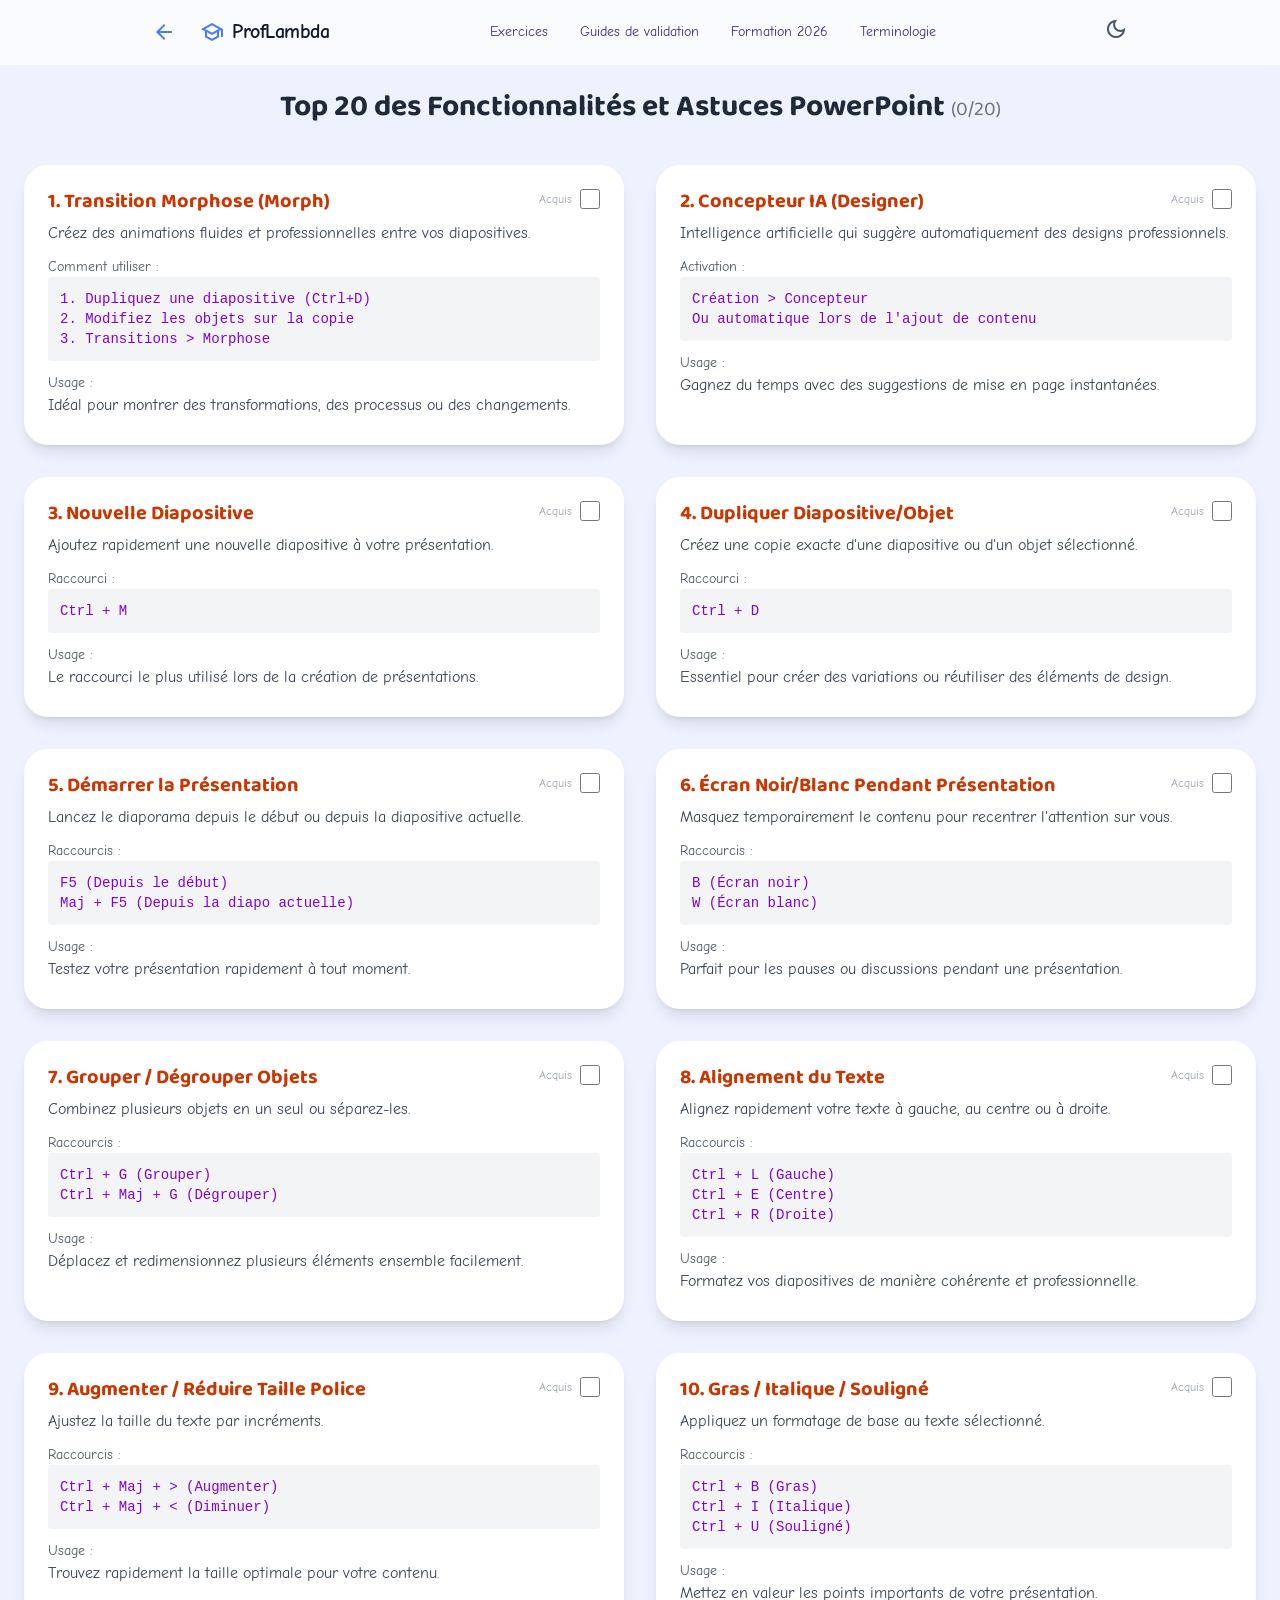
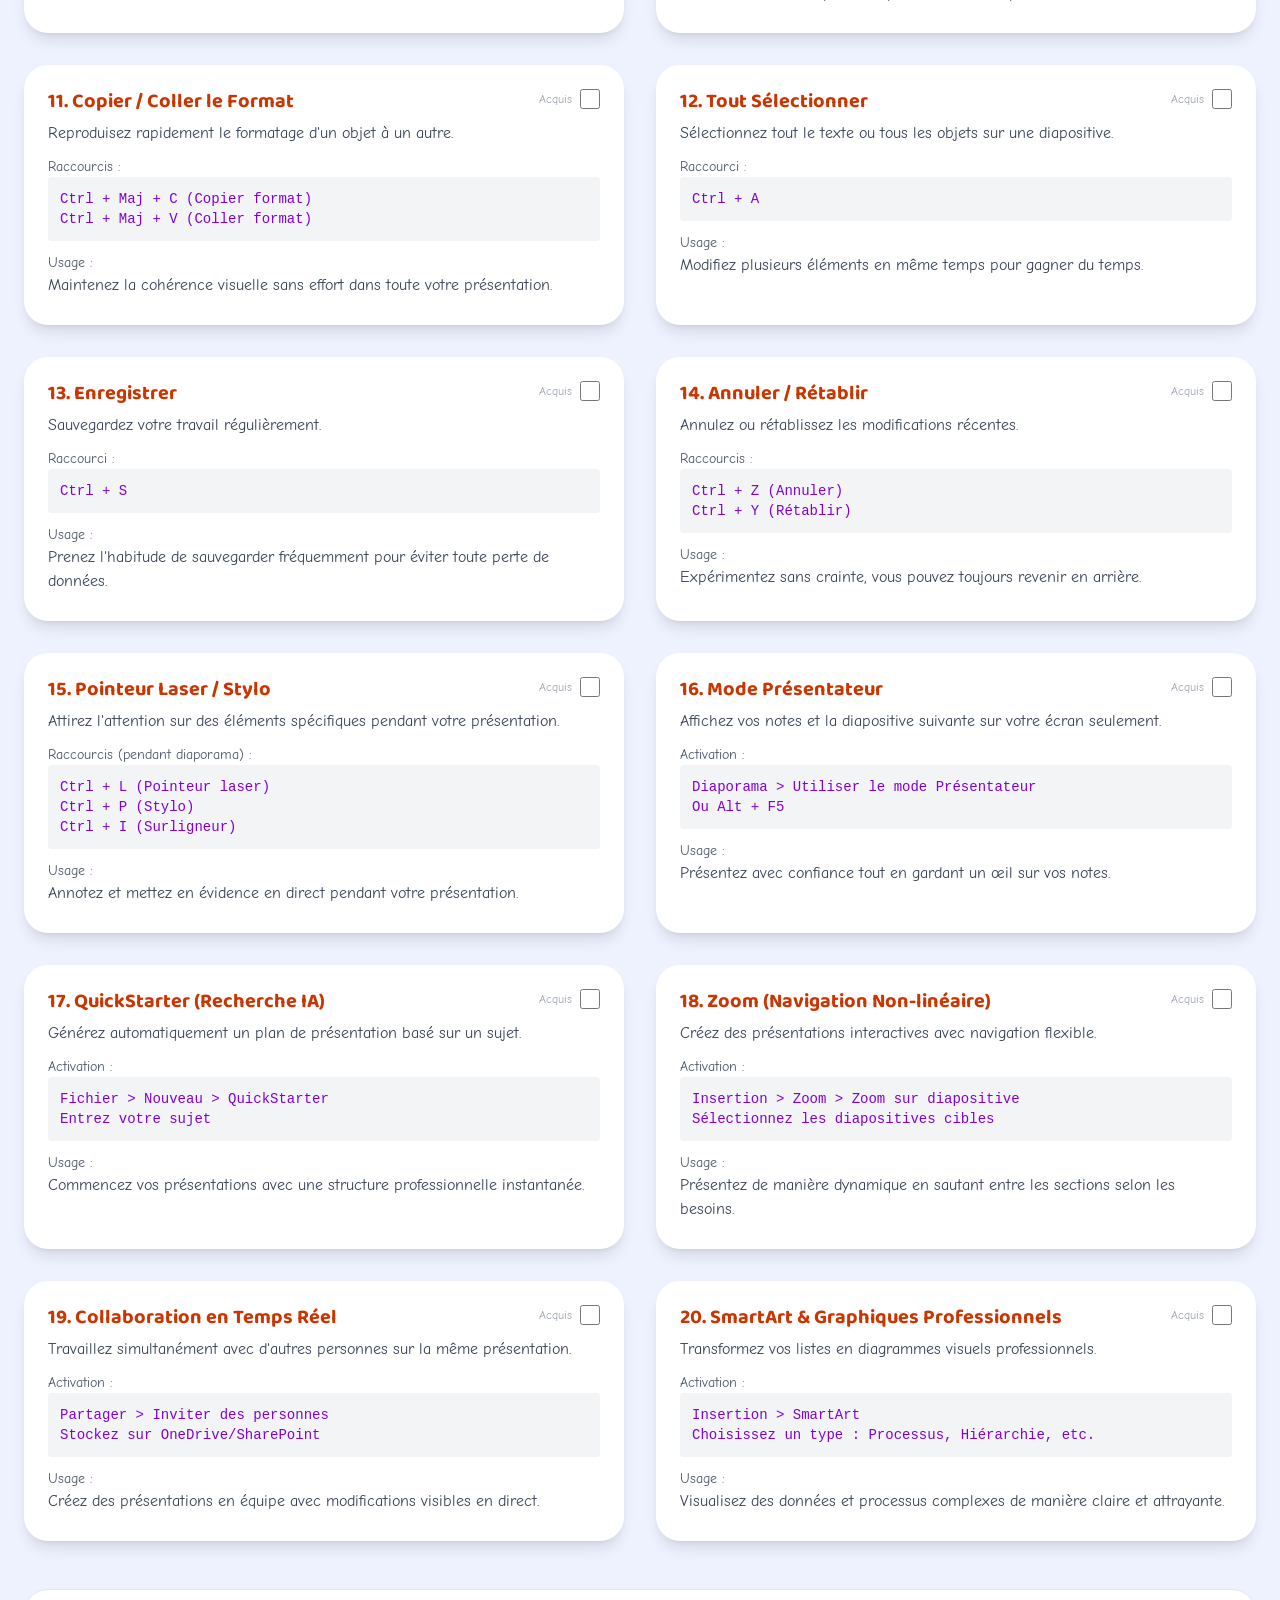
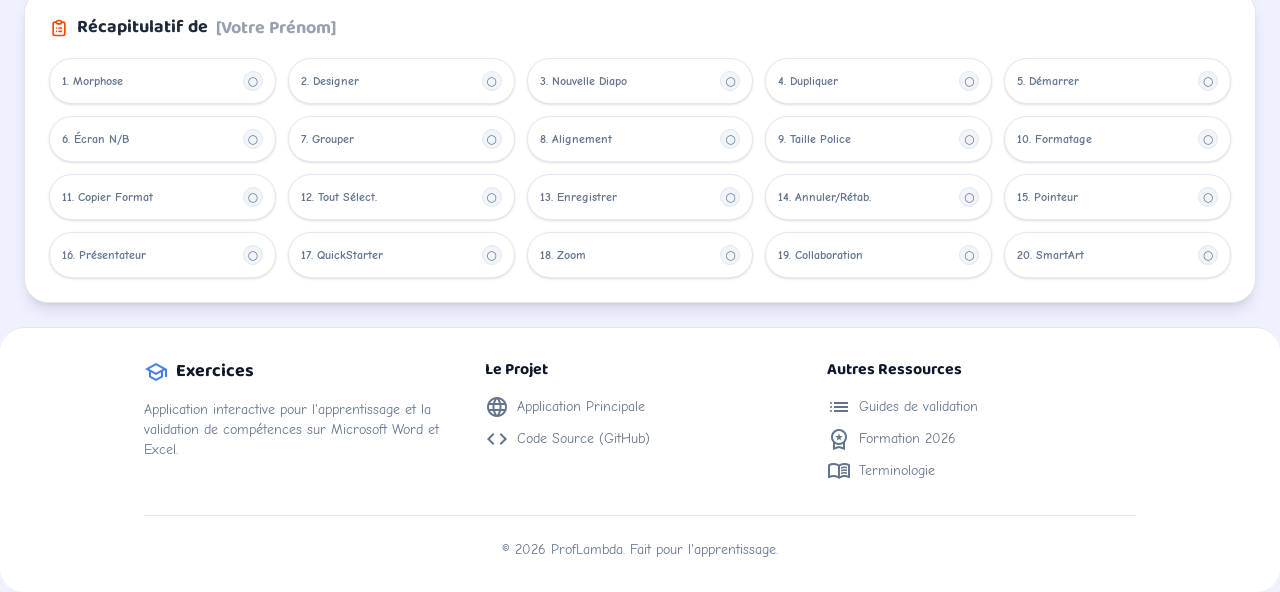
<file: guides/powerpoint_1.html>
<!DOCTYPE html>
<html lang="fr">
	<head>
    <meta charset="utf-8" />
    <meta content="width=device-width, initial-scale=1.0" name="viewport" />
    <title>ProfLambda - Powerpoint Guide</title>
    
    <!-- Sécurité & SEO -->
    <meta http-equiv="Content-Security-Policy" content="default-src 'self'; script-src 'self' 'unsafe-eval'; style-src 'self' 'unsafe-inline' https://fonts.googleapis.com; font-src 'self' data: https://fonts.gstatic.com; img-src 'self' data: https://*.github.io; connect-src 'self';">
    <meta http-equiv="X-Content-Type-Options" content="nosniff">
    <meta name="referrer" content="strict-origin-when-cross-origin">
    <link rel="manifest" href="../manifest.json">
    <meta name="theme-color" content="#4F46E5">
    
    <!-- PWA & Mobile -->
    <link rel="apple-touch-icon" href="../assets/icon-192.png">
    <link rel="icon" type="image/png" href="../assets/icon-192.png">

    <!-- CSS/JS Bundle -->
    <script defer src="../assets/gsap.min.js"></script>
    <script defer src="../assets/main.js"></script>
    <script defer src="../guides/config_powerpoint_1.js"></script>
    <script defer src="../assets/progress.js"></script>
    <link rel="stylesheet" crossorigin href="../assets/main-BfUxkiNf.css">
    <link rel="stylesheet" href="../assets/custom-design.css">
</head>

	<body class="bg-gray-100 dark:bg-slate-900 text-gray-900 dark:text-slate-100 flex flex-col min-h-screen transition-colors">
		<!-- Barre de Navigation -->
		<header class="sticky top-0 z-50 w-full bg-white/80 dark:bg-background-dark/80 backdrop-blur-md border-b border-slate-200 dark:border-slate-800">
			<div class="max-w-5xl mx-auto flex items-center justify-between p-4 h-16">
				<div class="flex items-center gap-2">
					<a href="./" class="text-primary hover:bg-primary/10 flex items-center justify-center p-2 rounded-lg transition-colors mr-2">
						<span class="material-symbols-outlined">arrow_back</span>
					</a>
					<span class="material-symbols-outlined text-primary text-3xl hidden sm:block">school</span>
					<span class="text-slate-900 dark:text-white text-xl font-bold tracking-tight">ProfLambda</span>
				</div>
				<nav class="hidden md:flex items-center gap-8">
					<a class="text-sm font-medium hover:text-primary transition-colors" href="../">Exercices</a>
					<a class="text-sm font-medium hover:text-primary transition-colors active" href="./">Guides de validation</a>
					<a class="text-sm font-medium hover:text-primary transition-colors" href="../formation.html">Formation 2026</a>
					<a class="text-sm font-medium hover:text-primary transition-colors" href="../terminologie.html">Terminologie</a>
				</nav>
				<div class="flex items-center gap-4">
					<button id="theme-toggle" class="p-2 text-slate-600 dark:text-slate-400 hover:bg-slate-100 dark:hover:bg-slate-800 rounded-full">
						<span class="material-symbols-outlined" id="theme-toggle-icon">dark_mode</span>
					</button>
				</div>
			</div>
		</header>


		<!-- Contenu Principal -->
		<main class="container mx-auto p-6 flex-grow">
			<h1 class="text-3xl font-bold text-center mb-10 text-gray-800 dark:text-white"
				>Top 20 des Fonctionnalités et Astuces PowerPoint
				<span class="text-xl font-medium text-gray-500"
					>(<span id="progress-count">0</span>/20)</span
				>
			</h1>

			<!-- Grille des fonctionnalités -->
			<div class="grid grid-cols-1 md:grid-cols-2 gap-8 mb-12">
				<!-- 1. Transition Morphose -->
				<div
					class="bg-white p-6 rounded-xl shadow-lg transition-all duration-300 hover:scale-[1.02] break-words relative group"
					id="card-morph">
					<div class="absolute top-5 right-5 z-10">
						<label
							class="flex items-center space-x-2 cursor-pointer bg-white/80 p-1 rounded backdrop-blur-sm">
							<span
								class="text-xs text-gray-400 group-hover:text-gray-600 transition-colors select-none"
								>Acquis</span
							>
							<input
								type="checkbox"
								class="mastery-checkbox w-5 h-5 text-orange-600 rounded focus:ring-orange-500 border-gray-300 cursor-pointer"
								data-id="morph" />
						</label>
					</div>
					<h3 class="text-xl font-semibold text-orange-700 mb-2 pr-20"
						>1. Transition Morphose (Morph)</h3
					>
					<p class="text-gray-700 mb-3"
						>Créez des animations fluides et professionnelles entre vos
						diapositives.
					</p>
					<p class="text-sm font-medium text-gray-600"
						>Comment utiliser :</p
					>
					<pre
						class="bg-gray-100 p-3 rounded text-sm font-mono text-purple-700 overflow-x-auto whitespace-pre-wrap"><code>1. Dupliquez une diapositive (Ctrl+D)
2. Modifiez les objets sur la copie
3. Transitions > Morphose</code></pre>
					<p class="text-sm font-medium text-gray-600 mt-3">Usage :</p>
					<p class="text-gray-700 mb-1"
						>Idéal pour montrer des transformations, des processus ou des
						changements.
					</p>
				</div>

				<!-- 2. Concepteur (Designer) -->
				<div
					class="bg-white p-6 rounded-xl shadow-lg transition-all duration-300 hover:scale-[1.02] break-words relative group"
					id="card-designer">
					<div class="absolute top-5 right-5 z-10">
						<label
							class="flex items-center space-x-2 cursor-pointer bg-white/80 p-1 rounded backdrop-blur-sm">
							<span
								class="text-xs text-gray-400 group-hover:text-gray-600 transition-colors select-none"
								>Acquis</span
							>
							<input
								type="checkbox"
								class="mastery-checkbox w-5 h-5 text-orange-600 rounded focus:ring-orange-500 border-gray-300 cursor-pointer"
								data-id="designer" />
						</label>
					</div>
					<h3 class="text-xl font-semibold text-orange-700 mb-2 pr-20"
						>2. Concepteur IA (Designer)</h3
					>
					<p class="text-gray-700 mb-3"
						>Intelligence artificielle qui suggère automatiquement des
						designs professionnels.</p
					>
					<p class="text-sm font-medium text-gray-600">Activation :</p>
					<pre
						class="bg-gray-100 p-3 rounded text-sm font-mono text-purple-700 overflow-x-auto whitespace-pre-wrap"><code>Création > Concepteur
Ou automatique lors de l'ajout de contenu</code></pre>
					<p class="text-sm font-medium text-gray-600 mt-3">Usage :</p>
					<p class="text-gray-700 mb-1"
						>Gagnez du temps avec des suggestions de mise en page
						instantanées.</p
					>
				</div>

				<!-- 3. Nouvelle Diapositive -->
				<div
					class="bg-white p-6 rounded-xl shadow-lg transition-all duration-300 hover:scale-[1.02] break-words relative group"
					id="card-newslide">
					<div class="absolute top-5 right-5 z-10">
						<label
							class="flex items-center space-x-2 cursor-pointer bg-white/80 p-1 rounded backdrop-blur-sm">
							<span
								class="text-xs text-gray-400 group-hover:text-gray-600 transition-colors select-none"
								>Acquis</span
							>
							<input
								type="checkbox"
								class="mastery-checkbox w-5 h-5 text-orange-600 rounded focus:ring-orange-500 border-gray-300 cursor-pointer"
								data-id="newslide" />
						</label>
					</div>
					<h3 class="text-xl font-semibold text-orange-700 mb-2 pr-20"
						>3. Nouvelle Diapositive</h3
					>
					<p class="text-gray-700 mb-3"
						>Ajoutez rapidement une nouvelle diapositive à votre
						présentation.</p
					>
					<p class="text-sm font-medium text-gray-600">Raccourci :</p>
					<pre
						class="bg-gray-100 p-3 rounded text-sm font-mono text-purple-700 overflow-x-auto whitespace-pre-wrap"><code>Ctrl + M</code></pre>
					<p class="text-sm font-medium text-gray-600 mt-3">Usage :</p>
					<p class="text-gray-700 mb-1"
						>Le raccourci le plus utilisé lors de la création de
						présentations.</p
					>
				</div>

				<!-- 4. Dupliquer -->
				<div
					class="bg-white p-6 rounded-xl shadow-lg transition-all duration-300 hover:scale-[1.02] break-words relative group"
					id="card-duplicate">
					<div class="absolute top-5 right-5 z-10">
						<label
							class="flex items-center space-x-2 cursor-pointer bg-white/80 p-1 rounded backdrop-blur-sm">
							<span
								class="text-xs text-gray-400 group-hover:text-gray-600 transition-colors select-none"
								>Acquis</span
							>
							<input
								type="checkbox"
								class="mastery-checkbox w-5 h-5 text-orange-600 rounded focus:ring-orange-500 border-gray-300 cursor-pointer"
								data-id="duplicate" />
						</label>
					</div>
					<h3 class="text-xl font-semibold text-orange-700 mb-2 pr-20"
						>4. Dupliquer Diapositive/Objet</h3
					>
					<p class="text-gray-700 mb-3"
						>Créez une copie exacte d'une diapositive ou d'un objet
						sélectionné.</p
					>
					<p class="text-sm font-medium text-gray-600">Raccourci :</p>
					<pre
						class="bg-gray-100 p-3 rounded text-sm font-mono text-purple-700 overflow-x-auto whitespace-pre-wrap"><code>Ctrl + D</code></pre>
					<p class="text-sm font-medium text-gray-600 mt-3">Usage :</p>
					<p class="text-gray-700 mb-1"
						>Essentiel pour créer des variations ou réutiliser des
						éléments de design.
					</p>
				</div>

				<!-- 5. Démarrer la Présentation -->
				<div
					class="bg-white p-6 rounded-xl shadow-lg transition-all duration-300 hover:scale-[1.02] break-words relative group"
					id="card-startshow">
					<div class="absolute top-5 right-5 z-10">
						<label
							class="flex items-center space-x-2 cursor-pointer bg-white/80 p-1 rounded backdrop-blur-sm">
							<span
								class="text-xs text-gray-400 group-hover:text-gray-600 transition-colors select-none"
								>Acquis</span
							>
							<input
								type="checkbox"
								class="mastery-checkbox w-5 h-5 text-orange-600 rounded focus:ring-orange-500 border-gray-300 cursor-pointer"
								data-id="startshow" />
						</label>
					</div>
					<h3 class="text-xl font-semibold text-orange-700 mb-2 pr-20"
						>5. Démarrer la Présentation</h3
					>
					<p class="text-gray-700 mb-3"
						>Lancez le diaporama depuis le début ou depuis la diapositive
						actuelle.</p
					>
					<p class="text-sm font-medium text-gray-600">Raccourcis :</p>
					<pre
						class="bg-gray-100 p-3 rounded text-sm font-mono text-purple-700 overflow-x-auto whitespace-pre-wrap"><code>F5 (Depuis le début)
Maj + F5 (Depuis la diapo actuelle)</code></pre>
					<p class="text-sm font-medium text-gray-600 mt-3">Usage :</p>
					<p class="text-gray-700 mb-1"
						>Testez votre présentation rapidement à tout moment.</p
					>
				</div>

				<!-- 6. Écran Noir/Blanc -->
				<div
					class="bg-white p-6 rounded-xl shadow-lg transition-all duration-300 hover:scale-[1.02] break-words relative group"
					id="card-blackwhite">
					<div class="absolute top-5 right-5 z-10">
						<label
							class="flex items-center space-x-2 cursor-pointer bg-white/80 p-1 rounded backdrop-blur-sm">
							<span
								class="text-xs text-gray-400 group-hover:text-gray-600 transition-colors select-none"
								>Acquis</span
							>
							<input
								type="checkbox"
								class="mastery-checkbox w-5 h-5 text-orange-600 rounded focus:ring-orange-500 border-gray-300 cursor-pointer"
								data-id="blackwhite" />
						</label>
					</div>
					<h3 class="text-xl font-semibold text-orange-700 mb-2 pr-20"
						>6. Écran Noir/Blanc Pendant Présentation
					</h3>
					<p class="text-gray-700 mb-3"
						>Masquez temporairement le contenu pour recentrer l'attention
						sur vous.</p
					>
					<p class="text-sm font-medium text-gray-600">Raccourcis :</p>
					<pre
						class="bg-gray-100 p-3 rounded text-sm font-mono text-purple-700 overflow-x-auto whitespace-pre-wrap"><code>B (Écran noir)
W (Écran blanc)</code></pre>
					<p class="text-sm font-medium text-gray-600 mt-3">Usage :</p>
					<p class="text-gray-700 mb-1"
						>Parfait pour les pauses ou discussions pendant une
						présentation.</p
					>
				</div>

				<!-- 7. Grouper/Dégrouper Objets -->
				<div
					class="bg-white p-6 rounded-xl shadow-lg transition-all duration-300 hover:scale-[1.02] break-words relative group"
					id="card-group">
					<div class="absolute top-5 right-5 z-10">
						<label
							class="flex items-center space-x-2 cursor-pointer bg-white/80 p-1 rounded backdrop-blur-sm">
							<span
								class="text-xs text-gray-400 group-hover:text-gray-600 transition-colors select-none"
								>Acquis</span
							>
							<input
								type="checkbox"
								class="mastery-checkbox w-5 h-5 text-orange-600 rounded focus:ring-orange-500 border-gray-300 cursor-pointer"
								data-id="group" />
						</label>
					</div>
					<h3 class="text-xl font-semibold text-orange-700 mb-2 pr-20"
						>7. Grouper / Dégrouper Objets</h3
					>
					<p class="text-gray-700 mb-3"
						>Combinez plusieurs objets en un seul ou séparez-les.</p
					>
					<p class="text-sm font-medium text-gray-600">Raccourcis :</p>
					<pre
						class="bg-gray-100 p-3 rounded text-sm font-mono text-purple-700 overflow-x-auto whitespace-pre-wrap"><code>Ctrl + G (Grouper)
Ctrl + Maj + G (Dégrouper)</code></pre>
					<p class="text-sm font-medium text-gray-600 mt-3">Usage :</p>
					<p class="text-gray-700 mb-1"
						>Déplacez et redimensionnez plusieurs éléments ensemble
						facilement.</p
					>
				</div>

				<!-- 8. Aligner le Texte -->
				<div
					class="bg-white p-6 rounded-xl shadow-lg transition-all duration-300 hover:scale-[1.02] break-words relative group"
					id="card-align">
					<div class="absolute top-5 right-5 z-10">
						<label
							class="flex items-center space-x-2 cursor-pointer bg-white/80 p-1 rounded backdrop-blur-sm">
							<span
								class="text-xs text-gray-400 group-hover:text-gray-600 transition-colors select-none"
								>Acquis</span
							>
							<input
								type="checkbox"
								class="mastery-checkbox w-5 h-5 text-orange-600 rounded focus:ring-orange-500 border-gray-300 cursor-pointer"
								data-id="align" />
						</label>
					</div>
					<h3 class="text-xl font-semibold text-orange-700 mb-2 pr-20"
						>8. Alignement du Texte</h3
					>
					<p class="text-gray-700 mb-3"
						>Alignez rapidement votre texte à gauche, au centre ou à
						droite.</p
					>
					<p class="text-sm font-medium text-gray-600">Raccourcis :</p>
					<pre
						class="bg-gray-100 p-3 rounded text-sm font-mono text-purple-700 overflow-x-auto whitespace-pre-wrap"><code>Ctrl + L (Gauche)
Ctrl + E (Centre)
Ctrl + R (Droite)</code></pre>
					<p class="text-sm font-medium text-gray-600 mt-3">Usage :</p>
					<p class="text-gray-700 mb-1"
						>Formatez vos diapositives de manière cohérente et
						professionnelle.</p
					>
				</div>

				<!-- 9. Augmenter/Réduire Taille Police -->
				<div
					class="bg-white p-6 rounded-xl shadow-lg transition-all duration-300 hover:scale-[1.02] break-words relative group"
					id="card-fontsize">
					<div class="absolute top-5 right-5 z-10">
						<label
							class="flex items-center space-x-2 cursor-pointer bg-white/80 p-1 rounded backdrop-blur-sm">
							<span
								class="text-xs text-gray-400 group-hover:text-gray-600 transition-colors select-none"
								>Acquis</span
							>
							<input
								type="checkbox"
								class="mastery-checkbox w-5 h-5 text-orange-600 rounded focus:ring-orange-500 border-gray-300 cursor-pointer"
								data-id="fontsize" />
						</label>
					</div>
					<h3 class="text-xl font-semibold text-orange-700 mb-2 pr-20"
						>9. Augmenter / Réduire Taille Police</h3
					>
					<p class="text-gray-700 mb-3"
						>Ajustez la taille du texte par incréments.</p
					>
					<p class="text-sm font-medium text-gray-600">Raccourcis :</p>
					<pre
						class="bg-gray-100 p-3 rounded text-sm font-mono text-purple-700 overflow-x-auto whitespace-pre-wrap"><code>Ctrl + Maj + > (Augmenter)
Ctrl + Maj + < (Diminuer)</code></pre>
					<p class="text-sm font-medium text-gray-600 mt-3">Usage :</p>
					<p class="text-gray-700 mb-1"
						>Trouvez rapidement la taille optimale pour votre contenu.</p
					>
				</div>

				<!-- 10. Gras/Italique/Souligné -->
				<div
					class="bg-white p-6 rounded-xl shadow-lg transition-all duration-300 hover:scale-[1.02] break-words relative group"
					id="card-formatting">
					<div class="absolute top-5 right-5 z-10">
						<label
							class="flex items-center space-x-2 cursor-pointer bg-white/80 p-1 rounded backdrop-blur-sm">
							<span
								class="text-xs text-gray-400 group-hover:text-gray-600 transition-colors select-none"
								>Acquis</span
							>
							<input
								type="checkbox"
								class="mastery-checkbox w-5 h-5 text-orange-600 rounded focus:ring-orange-500 border-gray-300 cursor-pointer"
								data-id="formatting" />
						</label>
					</div>
					<h3 class="text-xl font-semibold text-orange-700 mb-2 pr-20"
						>10. Gras / Italique / Souligné</h3
					>
					<p class="text-gray-700 mb-3"
						>Appliquez un formatage de base au texte sélectionné.</p
					>
					<p class="text-sm font-medium text-gray-600">Raccourcis :</p>
					<pre
						class="bg-gray-100 p-3 rounded text-sm font-mono text-purple-700 overflow-x-auto whitespace-pre-wrap"><code>Ctrl + B (Gras)
Ctrl + I (Italique)
Ctrl + U (Souligné)</code></pre>
					<p class="text-sm font-medium text-gray-600 mt-3">Usage :</p>
					<p class="text-gray-700 mb-1"
						>Mettez en valeur les points importants de votre
						présentation.</p
					>
				</div>

				<!-- 11. Copier le Format -->
				<div
					class="bg-white p-6 rounded-xl shadow-lg transition-all duration-300 hover:scale-[1.02] break-words relative group"
					id="card-copyformat">
					<div class="absolute top-5 right-5 z-10">
						<label
							class="flex items-center space-x-2 cursor-pointer bg-white/80 p-1 rounded backdrop-blur-sm">
							<span
								class="text-xs text-gray-400 group-hover:text-gray-600 transition-colors select-none"
								>Acquis</span
							>
							<input
								type="checkbox"
								class="mastery-checkbox w-5 h-5 text-orange-600 rounded focus:ring-orange-500 border-gray-300 cursor-pointer"
								data-id="copyformat" />
						</label>
					</div>
					<h3 class="text-xl font-semibold text-orange-700 mb-2 pr-20"
						>11. Copier / Coller le Format</h3
					>
					<p class="text-gray-700 mb-3"
						>Reproduisez rapidement le formatage d'un objet à un autre.</p
					>
					<p class="text-sm font-medium text-gray-600">Raccourcis :</p>
					<pre
						class="bg-gray-100 p-3 rounded text-sm font-mono text-purple-700 overflow-x-auto whitespace-pre-wrap"><code>Ctrl + Maj + C (Copier format)
Ctrl + Maj + V (Coller format)</code></pre>
					<p class="text-sm font-medium text-gray-600 mt-3">Usage :</p>
					<p class="text-gray-700 mb-1"
						>Maintenez la cohérence visuelle sans effort dans toute votre
						présentation.
					</p>
				</div>

				<!-- 12. Sélectionner Tout -->
				<div
					class="bg-white p-6 rounded-xl shadow-lg transition-all duration-300 hover:scale-[1.02] break-words relative group"
					id="card-selectall">
					<div class="absolute top-5 right-5 z-10">
						<label
							class="flex items-center space-x-2 cursor-pointer bg-white/80 p-1 rounded backdrop-blur-sm">
							<span
								class="text-xs text-gray-400 group-hover:text-gray-600 transition-colors select-none"
								>Acquis</span
							>
							<input
								type="checkbox"
								class="mastery-checkbox w-5 h-5 text-orange-600 rounded focus:ring-orange-500 border-gray-300 cursor-pointer"
								data-id="selectall" />
						</label>
					</div>
					<h3 class="text-xl font-semibold text-orange-700 mb-2 pr-20"
						>12. Tout Sélectionner</h3
					>
					<p class="text-gray-700 mb-3"
						>Sélectionnez tout le texte ou tous les objets sur une
						diapositive.</p
					>
					<p class="text-sm font-medium text-gray-600">Raccourci :</p>
					<pre
						class="bg-gray-100 p-3 rounded text-sm font-mono text-purple-700 overflow-x-auto whitespace-pre-wrap"><code>Ctrl + A</code></pre>
					<p class="text-sm font-medium text-gray-600 mt-3">Usage :</p>
					<p class="text-gray-700 mb-1"
						>Modifiez plusieurs éléments en même temps pour gagner du
						temps.</p
					>
				</div>

				<!-- 13. Enregistrer -->
				<div
					class="bg-white p-6 rounded-xl shadow-lg transition-all duration-300 hover:scale-[1.02] break-words relative group"
					id="card-save">
					<div class="absolute top-5 right-5 z-10">
						<label
							class="flex items-center space-x-2 cursor-pointer bg-white/80 p-1 rounded backdrop-blur-sm">
							<span
								class="text-xs text-gray-400 group-hover:text-gray-600 transition-colors select-none"
								>Acquis</span
							>
							<input
								type="checkbox"
								class="mastery-checkbox w-5 h-5 text-orange-600 rounded focus:ring-orange-500 border-gray-300 cursor-pointer"
								data-id="save" />
						</label>
					</div>
					<h3 class="text-xl font-semibold text-orange-700 mb-2 pr-20"
						>13. Enregistrer</h3
					>
					<p class="text-gray-700 mb-3"
						>Sauvegardez votre travail régulièrement.</p
					>
					<p class="text-sm font-medium text-gray-600">Raccourci :</p>
					<pre
						class="bg-gray-100 p-3 rounded text-sm font-mono text-purple-700 overflow-x-auto whitespace-pre-wrap"><code>Ctrl + S</code></pre>
					<p class="text-sm font-medium text-gray-600 mt-3">Usage :</p>
					<p class="text-gray-700 mb-1"
						>Prenez l'habitude de sauvegarder fréquemment pour éviter
						toute perte de données.</p
					>
				</div>

				<!-- 14. Annuler/Rétablir -->
				<div
					class="bg-white p-6 rounded-xl shadow-lg transition-all duration-300 hover:scale-[1.02] break-words relative group"
					id="card-undoredo">
					<div class="absolute top-5 right-5 z-10">
						<label
							class="flex items-center space-x-2 cursor-pointer bg-white/80 p-1 rounded backdrop-blur-sm">
							<span
								class="text-xs text-gray-400 group-hover:text-gray-600 transition-colors select-none"
								>Acquis</span
							>
							<input
								type="checkbox"
								class="mastery-checkbox w-5 h-5 text-orange-600 rounded focus:ring-orange-500 border-gray-300 cursor-pointer"
								data-id="undoredo" />
						</label>
					</div>
					<h3 class="text-xl font-semibold text-orange-700 mb-2 pr-20"
						>14. Annuler / Rétablir</h3
					>
					<p class="text-gray-700 mb-3"
						>Annulez ou rétablissez les modifications récentes.</p
					>
					<p class="text-sm font-medium text-gray-600">Raccourcis :</p>
					<pre
						class="bg-gray-100 p-3 rounded text-sm font-mono text-purple-700 overflow-x-auto whitespace-pre-wrap"><code>Ctrl + Z (Annuler)
Ctrl + Y (Rétablir)</code></pre>
					<p class="text-sm font-medium text-gray-600 mt-3">Usage :</p>
					<p class="text-gray-700 mb-1"
						>Expérimentez sans crainte, vous pouvez toujours revenir en
						arrière.</p
					>
				</div>

				<!-- 15. Pointeur Laser/Stylo -->
				<div
					class="bg-white p-6 rounded-xl shadow-lg transition-all duration-300 hover:scale-[1.02] break-words relative group"
					id="card-pointer">
					<div class="absolute top-5 right-5 z-10">
						<label
							class="flex items-center space-x-2 cursor-pointer bg-white/80 p-1 rounded backdrop-blur-sm">
							<span
								class="text-xs text-gray-400 group-hover:text-gray-600 transition-colors select-none"
								>Acquis</span
							>
							<input
								type="checkbox"
								class="mastery-checkbox w-5 h-5 text-orange-600 rounded focus:ring-orange-500 border-gray-300 cursor-pointer"
								data-id="pointer" />
						</label>
					</div>
					<h3 class="text-xl font-semibold text-orange-700 mb-2 pr-20"
						>15. Pointeur Laser / Stylo</h3
					>
					<p class="text-gray-700 mb-3"
						>Attirez l'attention sur des éléments spécifiques pendant
						votre présentation.</p
					>
					<p class="text-sm font-medium text-gray-600"
						>Raccourcis (pendant diaporama) :</p
					>
					<pre
						class="bg-gray-100 p-3 rounded text-sm font-mono text-purple-700 overflow-x-auto whitespace-pre-wrap"><code>Ctrl + L (Pointeur laser)
Ctrl + P (Stylo)
Ctrl + I (Surligneur)</code></pre>
					<p class="text-sm font-medium text-gray-600 mt-3">Usage :</p>
					<p class="text-gray-700 mb-1"
						>Annotez et mettez en évidence en direct pendant votre
						présentation.</p
					>
				</div>

				<!-- 16. Mode Présentateur -->
				<div
					class="bg-white p-6 rounded-xl shadow-lg transition-all duration-300 hover:scale-[1.02] break-words relative group"
					id="card-presenter">
					<div class="absolute top-5 right-5 z-10">
						<label
							class="flex items-center space-x-2 cursor-pointer bg-white/80 p-1 rounded backdrop-blur-sm">
							<span
								class="text-xs text-gray-400 group-hover:text-gray-600 transition-colors select-none"
								>Acquis</span
							>
							<input
								type="checkbox"
								class="mastery-checkbox w-5 h-5 text-orange-600 rounded focus:ring-orange-500 border-gray-300 cursor-pointer"
								data-id="presenter" />
						</label>
					</div>
					<h3 class="text-xl font-semibold text-orange-700 mb-2 pr-20"
						>16. Mode Présentateur</h3
					>
					<p class="text-gray-700 mb-3"
						>Affichez vos notes et la diapositive suivante sur votre écran
						seulement.
					</p>
					<p class="text-sm font-medium text-gray-600">Activation :</p>
					<pre
						class="bg-gray-100 p-3 rounded text-sm font-mono text-purple-700 overflow-x-auto whitespace-pre-wrap"><code>Diaporama > Utiliser le mode Présentateur
Ou Alt + F5</code></pre>
					<p class="text-sm font-medium text-gray-600 mt-3">Usage :</p>
					<p class="text-gray-700 mb-1"
						>Présentez avec confiance tout en gardant un œil sur vos
						notes.</p
					>
				</div>

				<!-- 17. QuickStarter -->
				<div
					class="bg-white p-6 rounded-xl shadow-lg transition-all duration-300 hover:scale-[1.02] break-words relative group"
					id="card-quickstarter">
					<div class="absolute top-5 right-5 z-10">
						<label
							class="flex items-center space-x-2 cursor-pointer bg-white/80 p-1 rounded backdrop-blur-sm">
							<span
								class="text-xs text-gray-400 group-hover:text-gray-600 transition-colors select-none"
								>Acquis</span
							>
							<input
								type="checkbox"
								class="mastery-checkbox w-5 h-5 text-orange-600 rounded focus:ring-orange-500 border-gray-300 cursor-pointer"
								data-id="quickstarter" />
						</label>
					</div>
					<h3 class="text-xl font-semibold text-orange-700 mb-2 pr-20"
						>17. QuickStarter (Recherche IA)</h3
					>
					<p class="text-gray-700 mb-3"
						>Générez automatiquement un plan de présentation basé sur un
						sujet.</p
					>
					<p class="text-sm font-medium text-gray-600">Activation :</p>
					<pre
						class="bg-gray-100 p-3 rounded text-sm font-mono text-purple-700 overflow-x-auto whitespace-pre-wrap"><code>Fichier > Nouveau > QuickStarter
Entrez votre sujet</code></pre>
					<p class="text-sm font-medium text-gray-600 mt-3">Usage :</p>
					<p class="text-gray-700 mb-1"
						>Commencez vos présentations avec une structure
						professionnelle instantanée.</p
					>
				</div>

				<!-- 18. Zoom sur Diapositive -->
				<div
					class="bg-white p-6 rounded-xl shadow-lg transition-all duration-300 hover:scale-[1.02] break-words relative group"
					id="card-zoom">
					<div class="absolute top-5 right-5 z-10">
						<label
							class="flex items-center space-x-2 cursor-pointer bg-white/80 p-1 rounded backdrop-blur-sm">
							<span
								class="text-xs text-gray-400 group-hover:text-gray-600 transition-colors select-none"
								>Acquis</span
							>
							<input
								type="checkbox"
								class="mastery-checkbox w-5 h-5 text-orange-600 rounded focus:ring-orange-500 border-gray-300 cursor-pointer"
								data-id="zoom" />
						</label>
					</div>
					<h3 class="text-xl font-semibold text-orange-700 mb-2 pr-20"
						>18. Zoom (Navigation Non-linéaire)</h3
					>
					<p class="text-gray-700 mb-3"
						>Créez des présentations interactives avec navigation
						flexible.</p
					>
					<p class="text-sm font-medium text-gray-600">Activation :</p>
					<pre
						class="bg-gray-100 p-3 rounded text-sm font-mono text-purple-700 overflow-x-auto whitespace-pre-wrap"><code>Insertion > Zoom > Zoom sur diapositive
Sélectionnez les diapositives cibles</code></pre>
					<p class="text-sm font-medium text-gray-600 mt-3">Usage :</p>
					<p class="text-gray-700 mb-1"
						>Présentez de manière dynamique en sautant entre les sections
						selon les besoins.</p
					>
				</div>

				<!-- 19. Collaboration en Temps Réel -->
				<div
					class="bg-white p-6 rounded-xl shadow-lg transition-all duration-300 hover:scale-[1.02] break-words relative group"
					id="card-collab">
					<div class="absolute top-5 right-5 z-10">
						<label
							class="flex items-center space-x-2 cursor-pointer bg-white/80 p-1 rounded backdrop-blur-sm">
							<span
								class="text-xs text-gray-400 group-hover:text-gray-600 transition-colors select-none"
								>Acquis</span
							>
							<input
								type="checkbox"
								class="mastery-checkbox w-5 h-5 text-orange-600 rounded focus:ring-orange-500 border-gray-300 cursor-pointer"
								data-id="collab" />
						</label>
					</div>
					<h3 class="text-xl font-semibold text-orange-700 mb-2 pr-20"
						>19. Collaboration en Temps Réel</h3
					>
					<p class="text-gray-700 mb-3"
						>Travaillez simultanément avec d'autres personnes sur la même
						présentation.
					</p>
					<p class="text-sm font-medium text-gray-600">Activation :</p>
					<pre
						class="bg-gray-100 p-3 rounded text-sm font-mono text-purple-700 overflow-x-auto whitespace-pre-wrap"><code>Partager > Inviter des personnes
Stockez sur OneDrive/SharePoint</code></pre>
					<p class="text-sm font-medium text-gray-600 mt-3">Usage :</p>
					<p class="text-gray-700 mb-1"
						>Créez des présentations en équipe avec modifications visibles
						en direct.
					</p>
				</div>

				<!-- 20. SmartArt & Graphiques -->
				<div
					class="bg-white p-6 rounded-xl shadow-lg transition-all duration-300 hover:scale-[1.02] break-words relative group"
					id="card-smartart">
					<div class="absolute top-5 right-5 z-10">
						<label
							class="flex items-center space-x-2 cursor-pointer bg-white/80 p-1 rounded backdrop-blur-sm">
							<span
								class="text-xs text-gray-400 group-hover:text-gray-600 transition-colors select-none"
								>Acquis</span
							>
							<input
								type="checkbox"
								class="mastery-checkbox w-5 h-5 text-orange-600 rounded focus:ring-orange-500 border-gray-300 cursor-pointer"
								data-id="smartart" />
						</label>
					</div>
					<h3 class="text-xl font-semibold text-orange-700 mb-2 pr-20"
						>20. SmartArt & Graphiques Professionnels
					</h3>
					<p class="text-gray-700 mb-3"
						>Transformez vos listes en diagrammes visuels
						professionnels.</p
					>
					<p class="text-sm font-medium text-gray-600">Activation :</p>
					<pre
						class="bg-gray-100 p-3 rounded text-sm font-mono text-purple-700 overflow-x-auto whitespace-pre-wrap"><code>Insertion > SmartArt
Choisissez un type : Processus, Hiérarchie, etc.</code></pre>
					<p class="text-sm font-medium text-gray-600 mt-3">Usage :</p>
					<p class="text-gray-700 mb-1"
						>Visualisez des données et processus complexes de manière
						claire et attrayante.</p
					>
				</div>
			</div>

			<!-- Section Récapitulatif Compact -->
			<section
				id="summary-section"
				class="bg-white p-6 rounded-xl shadow-lg border border-gray-200">
				<h3
					class="text-lg font-bold text-gray-800 mb-4 flex items-center flex-wrap">
					<svg
						xmlns="http://www.w3.org/2000/svg"
						class="h-5 w-5 mr-2 text-orange-600"
						fill="none"
						viewBox="0 0 24 24"
						stroke="currentColor">
						<path
							stroke-linecap="round"
							stroke-linejoin="round"
							stroke-width="2"
							d="M9 5H7a2 2 0 00-2 2v12a2 2 0 002 2h10a2 2 0 002-2V7a2 2 0 00-2-2h-2M9 5a2 2 0 002 2h2a2 2 0 002-2M9 5a2 2 0 012-2h2a2 2 0 012 2m-3 7h3m-3 4h3m-6-4h.01M9 16h.01"></path>
					</svg>
					Récapitulatif de
					<input
						type="text"
						id="user-name"
						placeholder="[Votre Prénom]"
						class="ml-2 bg-transparent border-none focus:ring-0 p-0 text-lg font-bold text-gray-800 placeholder-gray-400 w-64 outline-none" />
				</h3>
				<div
					class="grid grid-cols-2 sm:grid-cols-3 md:grid-cols-4 lg:grid-cols-5 gap-3"
					id="summary-grid">
				</div>
			</section>
		</main>

		<!-- Footer -->
		<footer class="w-full bg-white dark:bg-slate-900 border-t border-slate-200 dark:border-slate-800 mt-auto">
			<div class="max-w-5xl mx-auto px-4 py-8">
				<div class="grid grid-cols-1 md:grid-cols-2 lg:grid-cols-3 gap-8">
					<div>
						<h3 class="text-lg font-bold text-slate-900 dark:text-white mb-4 flex items-center gap-2">
							<span class="material-symbols-outlined text-primary">school</span> Exercices
						</h3>
						<p class="text-sm text-slate-500 dark:text-slate-400">
							Application interactive pour l'apprentissage et la validation de compétences sur Microsoft Word et Excel.
						</p>
					</div>
					<div>
						<h4 class="font-bold text-slate-900 dark:text-white mb-4">Le Projet</h4>
						<ul class="space-y-2 text-sm text-slate-500 dark:text-slate-400">
							<li>
								<a href="../" class="hover:text-primary transition-colors flex items-center gap-2">
									<span class="material-symbols-outlined text-[18px]">language</span> Application Principale
								</a>
							</li>
							<li>
								<a href="https://github.com/ProfLambda/exercices" target="_blank" class="hover:text-primary transition-colors flex items-center gap-2">
									<span class="material-symbols-outlined text-[18px]">code</span> Code Source (GitHub)
								</a>
							</li>
						</ul>
					</div>
					<div>
						<h4 class="font-bold text-slate-900 dark:text-white mb-4">Autres Ressources</h4>
						<ul class="space-y-2 text-sm text-slate-500 dark:text-slate-400">
							<li>
								<a href="./" class="hover:text-primary transition-colors flex items-center gap-2">
									<span class="material-symbols-outlined text-[18px]">list</span> Guides de validation
								</a>
							</li>
							<li>
								<a href="../formation.html" class="hover:text-primary transition-colors flex items-center gap-2">
									<span class="material-symbols-outlined text-[18px]">workspace_premium</span> Formation 2026
								</a>
							</li>
							<li>
								<a href="../terminologie.html" class="hover:text-primary transition-colors flex items-center gap-2">
									<span class="material-symbols-outlined text-[18px]">menu_book</span> Terminologie
								</a>
							</li>
						</ul>
					</div>
				</div>
				<div class="mt-8 pt-6 border-t border-slate-200 dark:border-slate-800 text-center text-sm text-slate-500 dark:text-slate-400">
					<p>&copy; 2026 ProfLambda. Fait pour l'apprentissage.</p>
				</div>
			</div>
		</footer>
		</body>
</html>
</file>
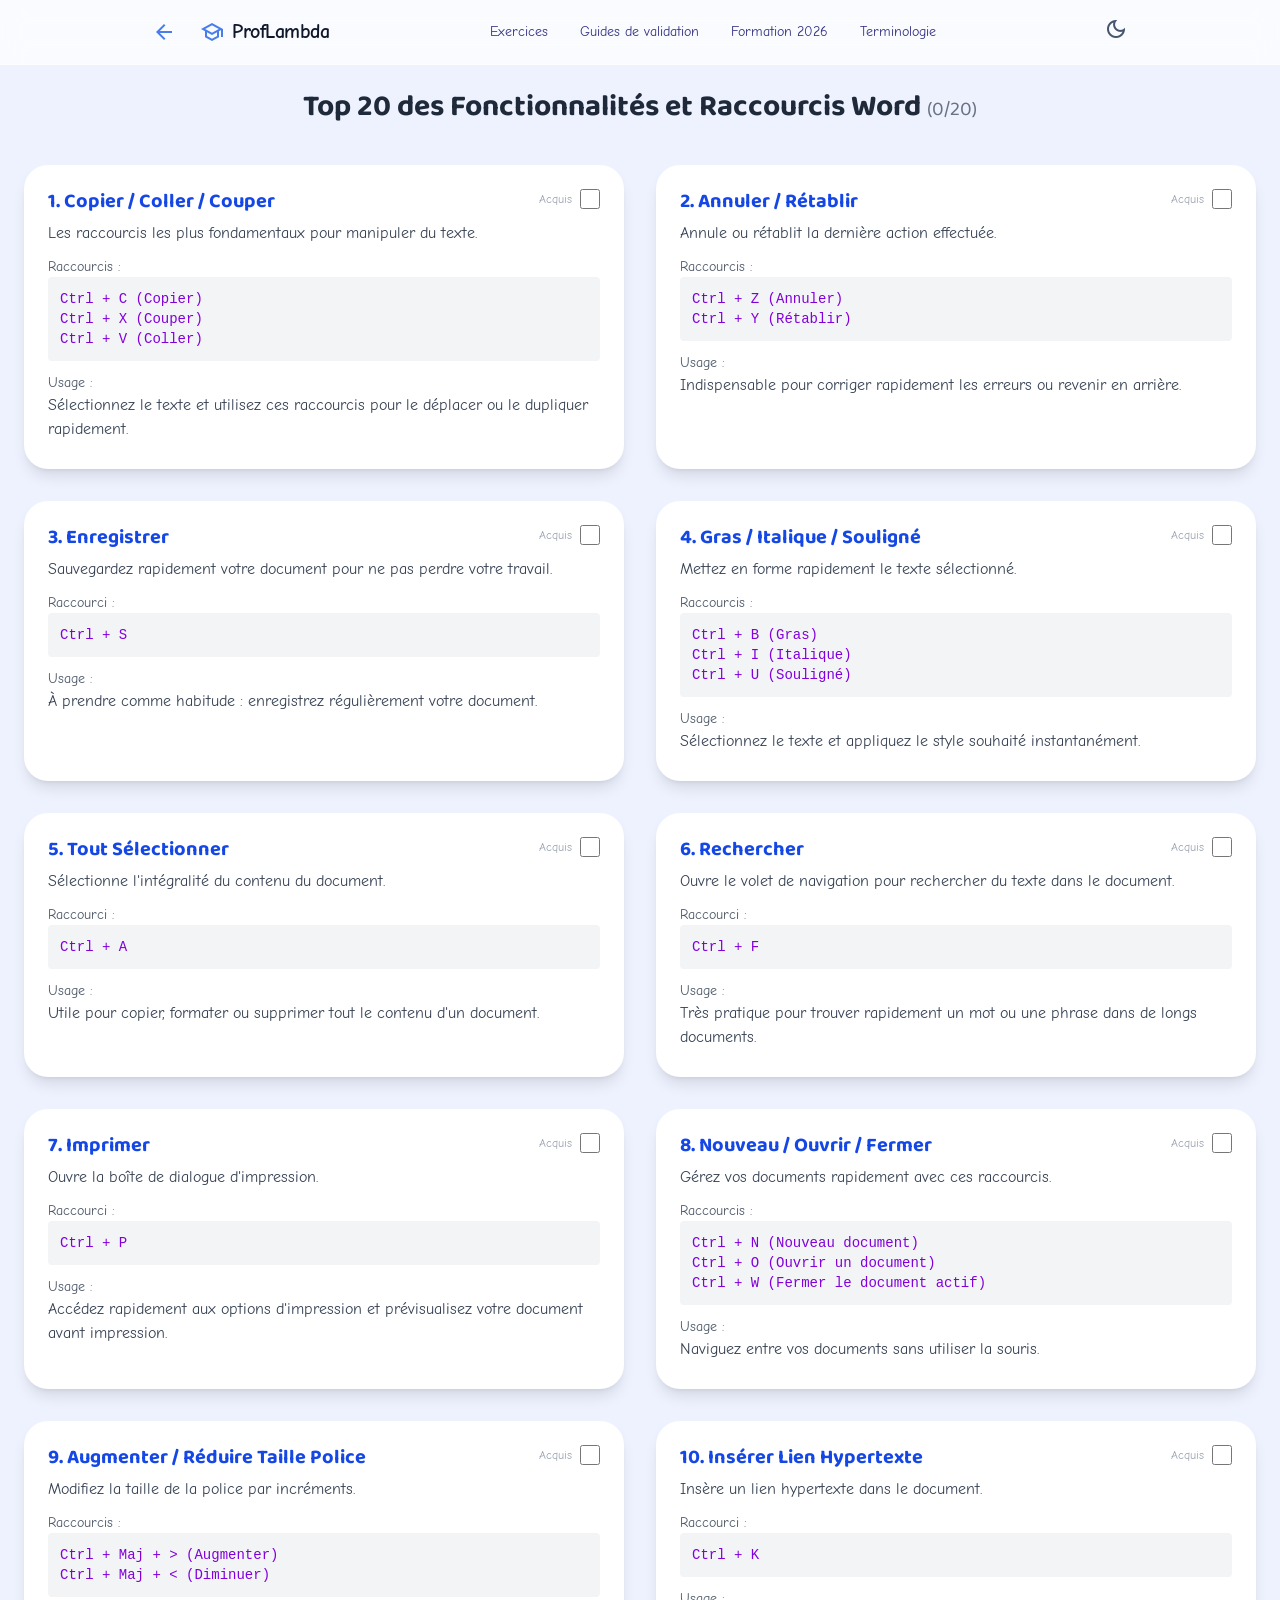
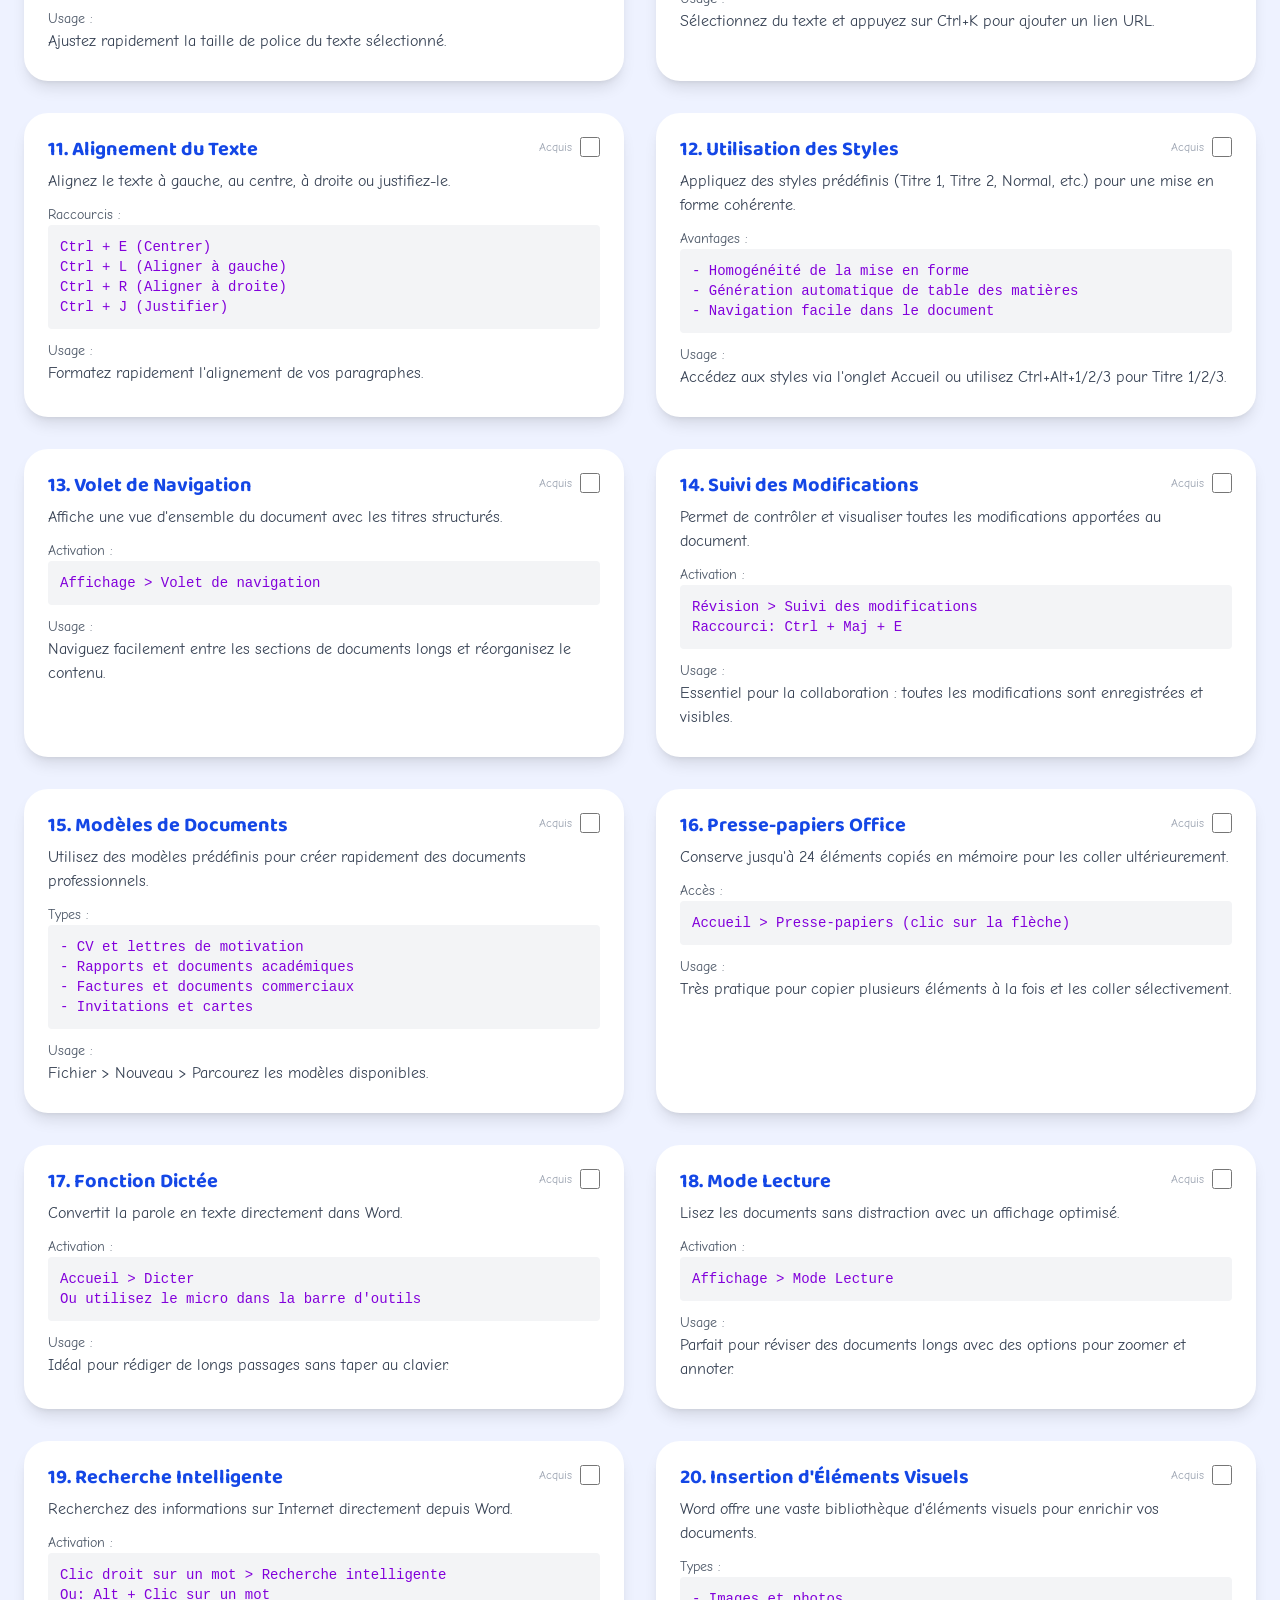
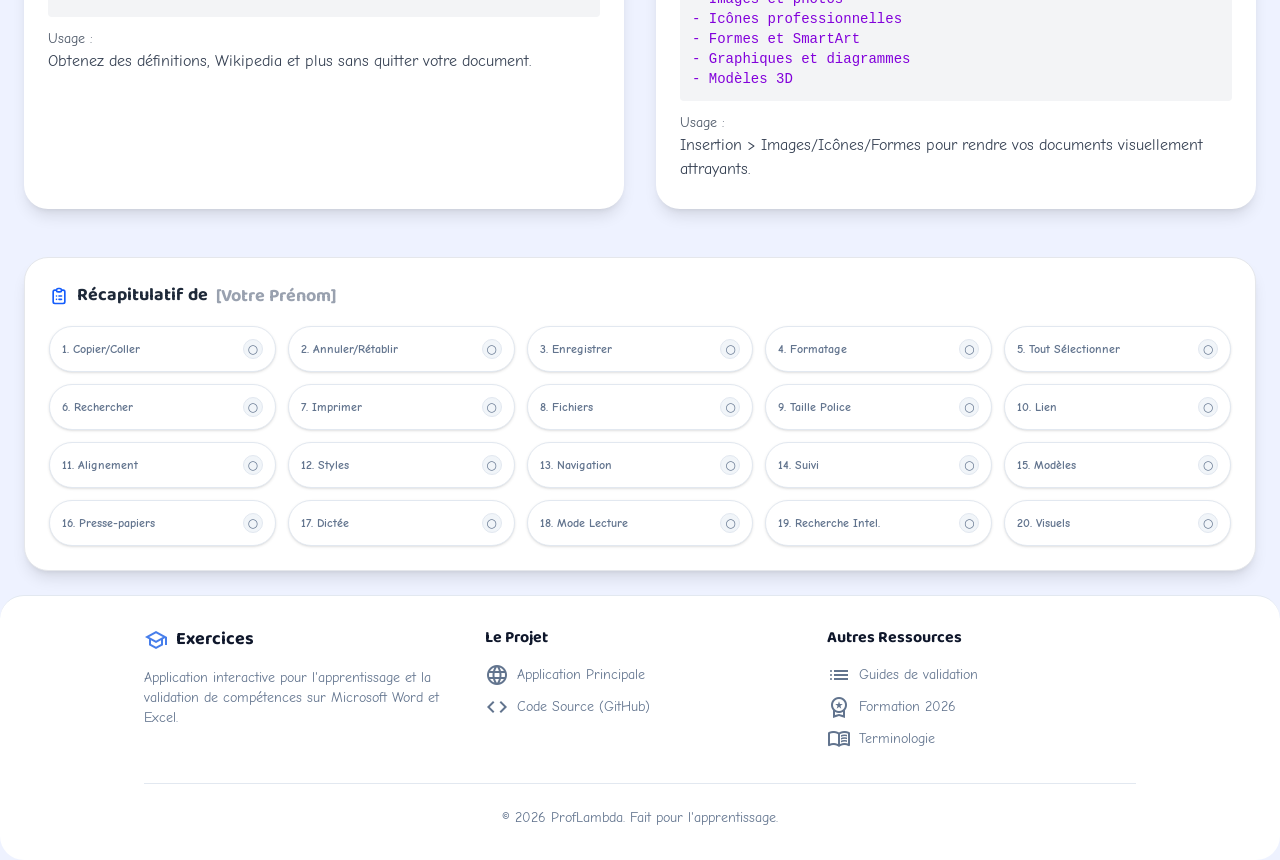
<file: guides/word_1.html>
<!DOCTYPE html>
<html lang="fr">
	<head>
    <meta charset="utf-8" />
    <meta content="width=device-width, initial-scale=1.0" name="viewport" />
    <title>ProfLambda - Word Guide</title>
    
    <!-- Sécurité & SEO -->
    <meta http-equiv="Content-Security-Policy" content="default-src 'self'; script-src 'self' 'unsafe-eval'; style-src 'self' 'unsafe-inline' https://fonts.googleapis.com; font-src 'self' data: https://fonts.gstatic.com; img-src 'self' data: https://*.github.io; connect-src 'self';">
    <meta http-equiv="X-Content-Type-Options" content="nosniff">
    <meta name="referrer" content="strict-origin-when-cross-origin">
    <link rel="manifest" href="../manifest.json">
    <meta name="theme-color" content="#4F46E5">
    
    <!-- PWA & Mobile -->
    <link rel="apple-touch-icon" href="../assets/icon-192.png">
    <link rel="icon" type="image/png" href="../assets/icon-192.png">

    <!-- CSS/JS Bundle -->
    <script defer src="../assets/gsap.min.js"></script>
    <script defer src="../assets/main.js"></script>
    <script defer src="../guides/config_word_1.js"></script>
    <script defer src="../assets/progress.js"></script>
    <link rel="stylesheet" crossorigin href="../assets/main-BfUxkiNf.css">
    <link rel="stylesheet" href="../assets/custom-design.css">
</head>

	<body class="bg-gray-100 dark:bg-slate-900 text-gray-900 dark:text-slate-100 flex flex-col min-h-screen transition-colors">
		<!-- Barre de Navigation -->
		<header class="sticky top-0 z-50 w-full bg-white/80 dark:bg-background-dark/80 backdrop-blur-md border-b border-slate-200 dark:border-slate-800">
			<div class="max-w-5xl mx-auto flex items-center justify-between p-4 h-16">
				<div class="flex items-center gap-2">
					<a href="./" class="text-primary hover:bg-primary/10 flex items-center justify-center p-2 rounded-lg transition-colors mr-2">
						<span class="material-symbols-outlined">arrow_back</span>
					</a>
					<span class="material-symbols-outlined text-primary text-3xl hidden sm:block">school</span>
					<span class="text-slate-900 dark:text-white text-xl font-bold tracking-tight">ProfLambda</span>
				</div>
				<nav class="hidden md:flex items-center gap-8">
					<a class="text-sm font-medium hover:text-primary transition-colors" href="../">Exercices</a>
					<a class="text-sm font-medium hover:text-primary transition-colors active" href="./">Guides de validation</a>
					<a class="text-sm font-medium hover:text-primary transition-colors" href="../formation.html">Formation 2026</a>
					<a class="text-sm font-medium hover:text-primary transition-colors" href="../terminologie.html">Terminologie</a>
				</nav>
				<div class="flex items-center gap-4">
					<button id="theme-toggle" class="p-2 text-slate-600 dark:text-slate-400 hover:bg-slate-100 dark:hover:bg-slate-800 rounded-full">
						<span class="material-symbols-outlined" id="theme-toggle-icon">dark_mode</span>
					</button>
				</div>
			</div>
		</header>


		<!-- Contenu Principal -->
		<main class="container mx-auto p-6 flex-grow">
			<h1 class="text-3xl font-bold text-center mb-10 text-gray-800 dark:text-white"
				>Top 20 des Fonctionnalités et Raccourcis Word
				<span class="text-xl font-medium text-gray-500"
					>(<span id="progress-count">0</span>/20)</span
				>
			</h1>

			<!-- Grille des fonctionnalités -->
			<div class="grid grid-cols-1 md:grid-cols-2 gap-8 mb-12">
				<!-- 1. Copier/Coller/Couper -->
				<div
					class="bg-white p-6 rounded-xl shadow-lg transition-all duration-300 hover:scale-[1.02] break-words relative group"
					id="card-copypaste">
					<div class="absolute top-5 right-5 z-10">
						<label
							class="flex items-center space-x-2 cursor-pointer bg-white/80 p-1 rounded backdrop-blur-sm">
							<span
								class="text-xs text-gray-400 group-hover:text-gray-600 transition-colors select-none"
								>Acquis</span
							>
							<input
								type="checkbox"
								class="mastery-checkbox w-5 h-5 text-blue-600 rounded focus:ring-blue-500 border-gray-300 cursor-pointer"
								data-id="copypaste" />
						</label>
					</div>
					<h3 class="text-xl font-semibold text-blue-700 mb-2 pr-20"
						>1. Copier / Coller / Couper</h3
					>
					<p class="text-gray-700 mb-3"
						>Les raccourcis les plus fondamentaux pour manipuler du
						texte.</p
					>
					<p class="text-sm font-medium text-gray-600">Raccourcis :</p>
					<pre
						class="bg-gray-100 p-3 rounded text-sm font-mono text-purple-700 overflow-x-auto whitespace-pre-wrap"><code>Ctrl + C (Copier)
Ctrl + X (Couper)
Ctrl + V (Coller)</code></pre>
					<p class="text-sm font-medium text-gray-600 mt-3">Usage :</p>
					<p class="text-gray-700 mb-1"
						>Sélectionnez le texte et utilisez ces raccourcis pour le
						déplacer ou le dupliquer rapidement.</p
					>
				</div>

				<!-- 2. Annuler/Rétablir -->
				<div
					class="bg-white p-6 rounded-xl shadow-lg transition-all duration-300 hover:scale-[1.02] break-words relative group"
					id="card-undoredo">
					<div class="absolute top-5 right-5 z-10">
						<label
							class="flex items-center space-x-2 cursor-pointer bg-white/80 p-1 rounded backdrop-blur-sm">
							<span
								class="text-xs text-gray-400 group-hover:text-gray-600 transition-colors select-none"
								>Acquis</span
							>
							<input
								type="checkbox"
								class="mastery-checkbox w-5 h-5 text-blue-600 rounded focus:ring-blue-500 border-gray-300 cursor-pointer"
								data-id="undoredo" />
						</label>
					</div>
					<h3 class="text-xl font-semibold text-blue-700 mb-2 pr-20"
						>2. Annuler / Rétablir</h3
					>
					<p class="text-gray-700 mb-3"
						>Annule ou rétablit la dernière action effectuée.</p
					>
					<p class="text-sm font-medium text-gray-600">Raccourcis :</p>
					<pre
						class="bg-gray-100 p-3 rounded text-sm font-mono text-purple-700 overflow-x-auto whitespace-pre-wrap"><code>Ctrl + Z (Annuler)
Ctrl + Y (Rétablir)</code></pre>
					<p class="text-sm font-medium text-gray-600 mt-3">Usage :</p>
					<p class="text-gray-700 mb-1"
						>Indispensable pour corriger rapidement les erreurs ou revenir
						en arrière.
					</p>
				</div>

				<!-- 3. Enregistrer -->
				<div
					class="bg-white p-6 rounded-xl shadow-lg transition-all duration-300 hover:scale-[1.02] break-words relative group"
					id="card-save">
					<div class="absolute top-5 right-5 z-10">
						<label
							class="flex items-center space-x-2 cursor-pointer bg-white/80 p-1 rounded backdrop-blur-sm">
							<span
								class="text-xs text-gray-400 group-hover:text-gray-600 transition-colors select-none"
								>Acquis</span
							>
							<input
								type="checkbox"
								class="mastery-checkbox w-5 h-5 text-blue-600 rounded focus:ring-blue-500 border-gray-300 cursor-pointer"
								data-id="save" />
						</label>
					</div>
					<h3 class="text-xl font-semibold text-blue-700 mb-2 pr-20"
						>3. Enregistrer</h3
					>
					<p class="text-gray-700 mb-3"
						>Sauvegardez rapidement votre document pour ne pas perdre
						votre travail.
					</p>
					<p class="text-sm font-medium text-gray-600">Raccourci :</p>
					<pre
						class="bg-gray-100 p-3 rounded text-sm font-mono text-purple-700 overflow-x-auto whitespace-pre-wrap"><code>Ctrl + S</code></pre>
					<p class="text-sm font-medium text-gray-600 mt-3">Usage :</p>
					<p class="text-gray-700 mb-1"
						>À prendre comme habitude : enregistrez régulièrement votre
						document.</p
					>
				</div>

				<!-- 4. Gras/Italique/Souligné -->
				<div
					class="bg-white p-6 rounded-xl shadow-lg transition-all duration-300 hover:scale-[1.02] break-words relative group"
					id="card-formatting">
					<div class="absolute top-5 right-5 z-10">
						<label
							class="flex items-center space-x-2 cursor-pointer bg-white/80 p-1 rounded backdrop-blur-sm">
							<span
								class="text-xs text-gray-400 group-hover:text-gray-600 transition-colors select-none"
								>Acquis</span
							>
							<input
								type="checkbox"
								class="mastery-checkbox w-5 h-5 text-blue-600 rounded focus:ring-blue-500 border-gray-300 cursor-pointer"
								data-id="formatting" />
						</label>
					</div>
					<h3 class="text-xl font-semibold text-blue-700 mb-2 pr-20"
						>4. Gras / Italique / Souligné</h3
					>
					<p class="text-gray-700 mb-3"
						>Mettez en forme rapidement le texte sélectionné.</p
					>
					<p class="text-sm font-medium text-gray-600">Raccourcis :</p>
					<pre
						class="bg-gray-100 p-3 rounded text-sm font-mono text-purple-700 overflow-x-auto whitespace-pre-wrap"><code>Ctrl + B (Gras)
Ctrl + I (Italique)
Ctrl + U (Souligné)</code></pre>
					<p class="text-sm font-medium text-gray-600 mt-3">Usage :</p>
					<p class="text-gray-700 mb-1"
						>Sélectionnez le texte et appliquez le style souhaité
						instantanément.</p
					>
				</div>

				<!-- 5. Tout Sélectionner -->
				<div
					class="bg-white p-6 rounded-xl shadow-lg transition-all duration-300 hover:scale-[1.02] break-words relative group"
					id="card-selectall">
					<div class="absolute top-5 right-5 z-10">
						<label
							class="flex items-center space-x-2 cursor-pointer bg-white/80 p-1 rounded backdrop-blur-sm">
							<span
								class="text-xs text-gray-400 group-hover:text-gray-600 transition-colors select-none"
								>Acquis</span
							>
							<input
								type="checkbox"
								class="mastery-checkbox w-5 h-5 text-blue-600 rounded focus:ring-blue-500 border-gray-300 cursor-pointer"
								data-id="selectall" />
						</label>
					</div>
					<h3 class="text-xl font-semibold text-blue-700 mb-2 pr-20"
						>5. Tout Sélectionner</h3
					>
					<p class="text-gray-700 mb-3"
						>Sélectionne l'intégralité du contenu du document.</p
					>
					<p class="text-sm font-medium text-gray-600">Raccourci :</p>
					<pre
						class="bg-gray-100 p-3 rounded text-sm font-mono text-purple-700 overflow-x-auto whitespace-pre-wrap"><code>Ctrl + A</code></pre>
					<p class="text-sm font-medium text-gray-600 mt-3">Usage :</p>
					<p class="text-gray-700 mb-1"
						>Utile pour copier, formater ou supprimer tout le contenu d'un
						document.
					</p>
				</div>

				<!-- 6. Rechercher -->
				<div
					class="bg-white p-6 rounded-xl shadow-lg transition-all duration-300 hover:scale-[1.02] break-words relative group"
					id="card-find">
					<div class="absolute top-5 right-5 z-10">
						<label
							class="flex items-center space-x-2 cursor-pointer bg-white/80 p-1 rounded backdrop-blur-sm">
							<span
								class="text-xs text-gray-400 group-hover:text-gray-600 transition-colors select-none"
								>Acquis</span
							>
							<input
								type="checkbox"
								class="mastery-checkbox w-5 h-5 text-blue-600 rounded focus:ring-blue-500 border-gray-300 cursor-pointer"
								data-id="find" />
						</label>
					</div>
					<h3 class="text-xl font-semibold text-blue-700 mb-2 pr-20"
						>6. Rechercher</h3
					>
					<p class="text-gray-700 mb-3"
						>Ouvre le volet de navigation pour rechercher du texte dans le
						document.
					</p>
					<p class="text-sm font-medium text-gray-600">Raccourci :</p>
					<pre
						class="bg-gray-100 p-3 rounded text-sm font-mono text-purple-700 overflow-x-auto whitespace-pre-wrap"><code>Ctrl + F</code></pre>
					<p class="text-sm font-medium text-gray-600 mt-3">Usage :</p>
					<p class="text-gray-700 mb-1"
						>Très pratique pour trouver rapidement un mot ou une phrase
						dans de longs documents.</p
					>
				</div>

				<!-- 7. Imprimer -->
				<div
					class="bg-white p-6 rounded-xl shadow-lg transition-all duration-300 hover:scale-[1.02] break-words relative group"
					id="card-print">
					<div class="absolute top-5 right-5 z-10">
						<label
							class="flex items-center space-x-2 cursor-pointer bg-white/80 p-1 rounded backdrop-blur-sm">
							<span
								class="text-xs text-gray-400 group-hover:text-gray-600 transition-colors select-none"
								>Acquis</span
							>
							<input
								type="checkbox"
								class="mastery-checkbox w-5 h-5 text-blue-600 rounded focus:ring-blue-500 border-gray-300 cursor-pointer"
								data-id="print" />
						</label>
					</div>
					<h3 class="text-xl font-semibold text-blue-700 mb-2 pr-20"
						>7. Imprimer</h3
					>
					<p class="text-gray-700 mb-3"
						>Ouvre la boîte de dialogue d'impression.</p
					>
					<p class="text-sm font-medium text-gray-600">Raccourci :</p>
					<pre
						class="bg-gray-100 p-3 rounded text-sm font-mono text-purple-700 overflow-x-auto whitespace-pre-wrap"><code>Ctrl + P</code></pre>
					<p class="text-sm font-medium text-gray-600 mt-3">Usage :</p>
					<p class="text-gray-700 mb-1"
						>Accédez rapidement aux options d'impression et prévisualisez
						votre document avant impression.</p
					>
				</div>

				<!-- 8. Nouveau/Ouvrir/Fermer -->
				<div
					class="bg-white p-6 rounded-xl shadow-lg transition-all duration-300 hover:scale-[1.02] break-words relative group"
					id="card-fileops">
					<div class="absolute top-5 right-5 z-10">
						<label
							class="flex items-center space-x-2 cursor-pointer bg-white/80 p-1 rounded backdrop-blur-sm">
							<span
								class="text-xs text-gray-400 group-hover:text-gray-600 transition-colors select-none"
								>Acquis</span
							>
							<input
								type="checkbox"
								class="mastery-checkbox w-5 h-5 text-blue-600 rounded focus:ring-blue-500 border-gray-300 cursor-pointer"
								data-id="fileops" />
						</label>
					</div>
					<h3 class="text-xl font-semibold text-blue-700 mb-2 pr-20"
						>8. Nouveau / Ouvrir / Fermer</h3
					>
					<p class="text-gray-700 mb-3"
						>Gérez vos documents rapidement avec ces raccourcis.</p
					>
					<p class="text-sm font-medium text-gray-600">Raccourcis :</p>
					<pre
						class="bg-gray-100 p-3 rounded text-sm font-mono text-purple-700 overflow-x-auto whitespace-pre-wrap"><code>Ctrl + N (Nouveau document)
Ctrl + O (Ouvrir un document)
Ctrl + W (Fermer le document actif)</code></pre>
					<p class="text-sm font-medium text-gray-600 mt-3">Usage :</p>
					<p class="text-gray-700 mb-1"
						>Naviguez entre vos documents sans utiliser la souris.</p
					>
				</div>

				<!-- 9. Taille de Police -->
				<div
					class="bg-white p-6 rounded-xl shadow-lg transition-all duration-300 hover:scale-[1.02] break-words relative group"
					id="card-fontsize">
					<div class="absolute top-5 right-5 z-10">
						<label
							class="flex items-center space-x-2 cursor-pointer bg-white/80 p-1 rounded backdrop-blur-sm">
							<span
								class="text-xs text-gray-400 group-hover:text-gray-600 transition-colors select-none"
								>Acquis</span
							>
							<input
								type="checkbox"
								class="mastery-checkbox w-5 h-5 text-blue-600 rounded focus:ring-blue-500 border-gray-300 cursor-pointer"
								data-id="fontsize" />
						</label>
					</div>
					<h3 class="text-xl font-semibold text-blue-700 mb-2 pr-20"
						>9. Augmenter / Réduire Taille Police</h3
					>
					<p class="text-gray-700 mb-3"
						>Modifiez la taille de la police par incréments.</p
					>
					<p class="text-sm font-medium text-gray-600">Raccourcis :</p>
					<pre
						class="bg-gray-100 p-3 rounded text-sm font-mono text-purple-700 overflow-x-auto whitespace-pre-wrap"><code>Ctrl + Maj + &gt; (Augmenter)
Ctrl + Maj + &lt; (Diminuer)</code></pre>
					<p class="text-sm font-medium text-gray-600 mt-3">Usage :</p>
					<p class="text-gray-700 mb-1"
						>Ajustez rapidement la taille de police du texte
						sélectionné.</p
					>
				</div>

				<!-- 10. Insérer Lien Hypertexte -->
				<div
					class="bg-white p-6 rounded-xl shadow-lg transition-all duration-300 hover:scale-[1.02] break-words relative group"
					id="card-hyperlink">
					<div class="absolute top-5 right-5 z-10">
						<label
							class="flex items-center space-x-2 cursor-pointer bg-white/80 p-1 rounded backdrop-blur-sm">
							<span
								class="text-xs text-gray-400 group-hover:text-gray-600 transition-colors select-none"
								>Acquis</span
							>
							<input
								type="checkbox"
								class="mastery-checkbox w-5 h-5 text-blue-600 rounded focus:ring-blue-500 border-gray-300 cursor-pointer"
								data-id="hyperlink" />
						</label>
					</div>
					<h3 class="text-xl font-semibold text-blue-700 mb-2 pr-20"
						>10. Insérer Lien Hypertexte</h3
					>
					<p class="text-gray-700 mb-3"
						>Insère un lien hypertexte dans le document.</p
					>
					<p class="text-sm font-medium text-gray-600">Raccourci :</p>
					<pre
						class="bg-gray-100 p-3 rounded text-sm font-mono text-purple-700 overflow-x-auto whitespace-pre-wrap"><code>Ctrl + K</code></pre>
					<p class="text-sm font-medium text-gray-600 mt-3">Usage :</p>
					<p class="text-gray-700 mb-1"
						>Sélectionnez du texte et appuyez sur Ctrl+K pour ajouter un
						lien URL.</p
					>
				</div>

				<!-- 11. Alignement du Texte -->
				<div
					class="bg-white p-6 rounded-xl shadow-lg transition-all duration-300 hover:scale-[1.02] break-words relative group"
					id="card-align">
					<div class="absolute top-5 right-5 z-10">
						<label
							class="flex items-center space-x-2 cursor-pointer bg-white/80 p-1 rounded backdrop-blur-sm">
							<span
								class="text-xs text-gray-400 group-hover:text-gray-600 transition-colors select-none"
								>Acquis</span
							>
							<input
								type="checkbox"
								class="mastery-checkbox w-5 h-5 text-blue-600 rounded focus:ring-blue-500 border-gray-300 cursor-pointer"
								data-id="align" />
						</label>
					</div>
					<h3 class="text-xl font-semibold text-blue-700 mb-2 pr-20"
						>11. Alignement du Texte</h3
					>
					<p class="text-gray-700 mb-3"
						>Alignez le texte à gauche, au centre, à droite ou
						justifiez-le.</p
					>
					<p class="text-sm font-medium text-gray-600">Raccourcis :</p>
					<pre
						class="bg-gray-100 p-3 rounded text-sm font-mono text-purple-700 overflow-x-auto whitespace-pre-wrap"><code>Ctrl + E (Centrer)
Ctrl + L (Aligner à gauche)
Ctrl + R (Aligner à droite)
Ctrl + J (Justifier)</code></pre>
					<p class="text-sm font-medium text-gray-600 mt-3">Usage :</p>
					<p class="text-gray-700 mb-1"
						>Formatez rapidement l'alignement de vos paragraphes.</p
					>
				</div>

				<!-- 12. Styles -->
				<div
					class="bg-white p-6 rounded-xl shadow-lg transition-all duration-300 hover:scale-[1.02] break-words relative group"
					id="card-styles">
					<div class="absolute top-5 right-5 z-10">
						<label
							class="flex items-center space-x-2 cursor-pointer bg-white/80 p-1 rounded backdrop-blur-sm">
							<span
								class="text-xs text-gray-400 group-hover:text-gray-600 transition-colors select-none"
								>Acquis</span
							>
							<input
								type="checkbox"
								class="mastery-checkbox w-5 h-5 text-blue-600 rounded focus:ring-blue-500 border-gray-300 cursor-pointer"
								data-id="styles" />
						</label>
					</div>
					<h3 class="text-xl font-semibold text-blue-700 mb-2 pr-20"
						>12. Utilisation des Styles</h3
					>
					<p class="text-gray-700 mb-3"
						>Appliquez des styles prédéfinis (Titre 1, Titre 2, Normal,
						etc.) pour une mise en forme cohérente.</p
					>
					<p class="text-sm font-medium text-gray-600">Avantages :</p>
					<pre
						class="bg-gray-100 p-3 rounded text-sm font-mono text-purple-700 overflow-x-auto whitespace-pre-wrap"><code>- Homogénéité de la mise en forme
- Génération automatique de table des matières
- Navigation facile dans le document</code></pre>
					<p class="text-sm font-medium text-gray-600 mt-3">Usage :</p>
					<p class="text-gray-700 mb-1"
						>Accédez aux styles via l'onglet Accueil ou utilisez
						Ctrl+Alt+1/2/3 pour Titre 1/2/3.</p
					>
				</div>

				<!-- 13. Volet de Navigation -->
				<div
					class="bg-white p-6 rounded-xl shadow-lg transition-all duration-300 hover:scale-[1.02] break-words relative group"
					id="card-navpane">
					<div class="absolute top-5 right-5 z-10">
						<label
							class="flex items-center space-x-2 cursor-pointer bg-white/80 p-1 rounded backdrop-blur-sm">
							<span
								class="text-xs text-gray-400 group-hover:text-gray-600 transition-colors select-none"
								>Acquis</span
							>
							<input
								type="checkbox"
								class="mastery-checkbox w-5 h-5 text-blue-600 rounded focus:ring-blue-500 border-gray-300 cursor-pointer"
								data-id="navpane" />
						</label>
					</div>
					<h3 class="text-xl font-semibold text-blue-700 mb-2 pr-20"
						>13. Volet de Navigation</h3
					>
					<p class="text-gray-700 mb-3"
						>Affiche une vue d'ensemble du document avec les titres
						structurés.</p
					>
					<p class="text-sm font-medium text-gray-600">Activation :</p>
					<pre
						class="bg-gray-100 p-3 rounded text-sm font-mono text-purple-700 overflow-x-auto whitespace-pre-wrap"><code>Affichage &gt; Volet de navigation</code></pre>
					<p class="text-sm font-medium text-gray-600 mt-3">Usage :</p>
					<p class="text-gray-700 mb-1"
						>Naviguez facilement entre les sections de documents longs et
						réorganisez le contenu.</p
					>
				</div>

				<!-- 14. Suivi des Modifications -->
				<div
					class="bg-white p-6 rounded-xl shadow-lg transition-all duration-300 hover:scale-[1.02] break-words relative group"
					id="card-trackchanges">
					<div class="absolute top-5 right-5 z-10">
						<label
							class="flex items-center space-x-2 cursor-pointer bg-white/80 p-1 rounded backdrop-blur-sm">
							<span
								class="text-xs text-gray-400 group-hover:text-gray-600 transition-colors select-none"
								>Acquis</span
							>
							<input
								type="checkbox"
								class="mastery-checkbox w-5 h-5 text-blue-600 rounded focus:ring-blue-500 border-gray-300 cursor-pointer"
								data-id="trackchanges" />
						</label>
					</div>
					<h3 class="text-xl font-semibold text-blue-700 mb-2 pr-20"
						>14. Suivi des Modifications</h3
					>
					<p class="text-gray-700 mb-3"
						>Permet de contrôler et visualiser toutes les modifications
						apportées au document.</p
					>
					<p class="text-sm font-medium text-gray-600">Activation :</p>
					<pre
						class="bg-gray-100 p-3 rounded text-sm font-mono text-purple-700 overflow-x-auto whitespace-pre-wrap"><code>Révision &gt; Suivi des modifications
Raccourci: Ctrl + Maj + E</code></pre>
					<p class="text-sm font-medium text-gray-600 mt-3">Usage :</p>
					<p class="text-gray-700 mb-1"
						>Essentiel pour la collaboration : toutes les modifications
						sont enregistrées et visibles.</p
					>
				</div>

				<!-- 15. Modèles de Documents -->
				<div
					class="bg-white p-6 rounded-xl shadow-lg transition-all duration-300 hover:scale-[1.02] break-words relative group"
					id="card-templates">
					<div class="absolute top-5 right-5 z-10">
						<label
							class="flex items-center space-x-2 cursor-pointer bg-white/80 p-1 rounded backdrop-blur-sm">
							<span
								class="text-xs text-gray-400 group-hover:text-gray-600 transition-colors select-none"
								>Acquis</span
							>
							<input
								type="checkbox"
								class="mastery-checkbox w-5 h-5 text-blue-600 rounded focus:ring-blue-500 border-gray-300 cursor-pointer"
								data-id="templates" />
						</label>
					</div>
					<h3 class="text-xl font-semibold text-blue-700 mb-2 pr-20"
						>15. Modèles de Documents</h3
					>
					<p class="text-gray-700 mb-3"
						>Utilisez des modèles prédéfinis pour créer rapidement des
						documents professionnels.</p
					>
					<p class="text-sm font-medium text-gray-600">Types :</p>
					<pre
						class="bg-gray-100 p-3 rounded text-sm font-mono text-purple-700 overflow-x-auto whitespace-pre-wrap"><code>- CV et lettres de motivation
- Rapports et documents académiques
- Factures et documents commerciaux
- Invitations et cartes</code></pre>
					<p class="text-sm font-medium text-gray-600 mt-3">Usage :</p>
					<p class="text-gray-700 mb-1"
						>Fichier &gt; Nouveau &gt; Parcourez les modèles
						disponibles.</p
					>
				</div>

				<!-- 16. Presse-papiers Office -->
				<div
					class="bg-white p-6 rounded-xl shadow-lg transition-all duration-300 hover:scale-[1.02] break-words relative group"
					id="card-clipboard">
					<div class="absolute top-5 right-5 z-10">
						<label
							class="flex items-center space-x-2 cursor-pointer bg-white/80 p-1 rounded backdrop-blur-sm">
							<span
								class="text-xs text-gray-400 group-hover:text-gray-600 transition-colors select-none"
								>Acquis</span
							>
							<input
								type="checkbox"
								class="mastery-checkbox w-5 h-5 text-blue-600 rounded focus:ring-blue-500 border-gray-300 cursor-pointer"
								data-id="clipboard" />
						</label>
					</div>
					<h3 class="text-xl font-semibold text-blue-700 mb-2 pr-20"
						>16. Presse-papiers Office</h3
					>
					<p class="text-gray-700 mb-3"
						>Conserve jusqu'à 24 éléments copiés en mémoire pour les
						coller ultérieurement.</p
					>
					<p class="text-sm font-medium text-gray-600">Accès :</p>
					<pre
						class="bg-gray-100 p-3 rounded text-sm font-mono text-purple-700 overflow-x-auto whitespace-pre-wrap"><code>Accueil &gt; Presse-papiers (clic sur la flèche)</code></pre>
					<p class="text-sm font-medium text-gray-600 mt-3">Usage :</p>
					<p class="text-gray-700 mb-1"
						>Très pratique pour copier plusieurs éléments à la fois et les
						coller sélectivement.</p
					>
				</div>

				<!-- 17. Dictée Vocale -->
				<div
					class="bg-white p-6 rounded-xl shadow-lg transition-all duration-300 hover:scale-[1.02] break-words relative group"
					id="card-dictation">
					<div class="absolute top-5 right-5 z-10">
						<label
							class="flex items-center space-x-2 cursor-pointer bg-white/80 p-1 rounded backdrop-blur-sm">
							<span
								class="text-xs text-gray-400 group-hover:text-gray-600 transition-colors select-none"
								>Acquis</span
							>
							<input
								type="checkbox"
								class="mastery-checkbox w-5 h-5 text-blue-600 rounded focus:ring-blue-500 border-gray-300 cursor-pointer"
								data-id="dictation" />
						</label>
					</div>
					<h3 class="text-xl font-semibold text-blue-700 mb-2 pr-20"
						>17. Fonction Dictée</h3
					>
					<p class="text-gray-700 mb-3"
						>Convertit la parole en texte directement dans Word.</p
					>
					<p class="text-sm font-medium text-gray-600">Activation :</p>
					<pre
						class="bg-gray-100 p-3 rounded text-sm font-mono text-purple-700 overflow-x-auto whitespace-pre-wrap"><code>Accueil &gt; Dicter
Ou utilisez le micro dans la barre d'outils</code></pre>
					<p class="text-sm font-medium text-gray-600 mt-3">Usage :</p>
					<p class="text-gray-700 mb-1"
						>Idéal pour rédiger de longs passages sans taper au
						clavier.</p
					>
				</div>

				<!-- 18. Mode Lecture -->
				<div
					class="bg-white p-6 rounded-xl shadow-lg transition-all duration-300 hover:scale-[1.02] break-words relative group"
					id="card-readmode">
					<div class="absolute top-5 right-5 z-10">
						<label
							class="flex items-center space-x-2 cursor-pointer bg-white/80 p-1 rounded backdrop-blur-sm">
							<span
								class="text-xs text-gray-400 group-hover:text-gray-600 transition-colors select-none"
								>Acquis</span
							>
							<input
								type="checkbox"
								class="mastery-checkbox w-5 h-5 text-blue-600 rounded focus:ring-blue-500 border-gray-300 cursor-pointer"
								data-id="readmode" />
						</label>
					</div>
					<h3 class="text-xl font-semibold text-blue-700 mb-2 pr-20"
						>18. Mode Lecture</h3
					>
					<p class="text-gray-700 mb-3"
						>Lisez les documents sans distraction avec un affichage
						optimisé.</p
					>
					<p class="text-sm font-medium text-gray-600">Activation :</p>
					<pre
						class="bg-gray-100 p-3 rounded text-sm font-mono text-purple-700 overflow-x-auto whitespace-pre-wrap"><code>Affichage &gt; Mode Lecture</code></pre>
					<p class="text-sm font-medium text-gray-600 mt-3">Usage :</p>
					<p class="text-gray-700 mb-1"
						>Parfait pour réviser des documents longs avec des options
						pour zoomer et annoter.</p
					>
				</div>

				<!-- 19. Recherche Intelligente -->
				<div
					class="bg-white p-6 rounded-xl shadow-lg transition-all duration-300 hover:scale-[1.02] break-words relative group"
					id="card-smartlookup">
					<div class="absolute top-5 right-5 z-10">
						<label
							class="flex items-center space-x-2 cursor-pointer bg-white/80 p-1 rounded backdrop-blur-sm">
							<span
								class="text-xs text-gray-400 group-hover:text-gray-600 transition-colors select-none"
								>Acquis</span
							>
							<input
								type="checkbox"
								class="mastery-checkbox w-5 h-5 text-blue-600 rounded focus:ring-blue-500 border-gray-300 cursor-pointer"
								data-id="smartlookup" />
						</label>
					</div>
					<h3 class="text-xl font-semibold text-blue-700 mb-2 pr-20"
						>19. Recherche Intelligente</h3
					>
					<p class="text-gray-700 mb-3"
						>Recherchez des informations sur Internet directement depuis
						Word.</p
					>
					<p class="text-sm font-medium text-gray-600">Activation :</p>
					<pre
						class="bg-gray-100 p-3 rounded text-sm font-mono text-purple-700 overflow-x-auto whitespace-pre-wrap"><code>Clic droit sur un mot &gt; Recherche intelligente
Ou: Alt + Clic sur un mot</code></pre>
					<p class="text-sm font-medium text-gray-600 mt-3">Usage :</p>
					<p class="text-gray-700 mb-1"
						>Obtenez des définitions, Wikipedia et plus sans quitter votre
						document.
					</p>
				</div>

				<!-- 20. Insertion d'Éléments Visuels -->
				<div
					class="bg-white p-6 rounded-xl shadow-lg transition-all duration-300 hover:scale-[1.02] break-words relative group"
					id="card-visuals">
					<div class="absolute top-5 right-5 z-10">
						<label
							class="flex items-center space-x-2 cursor-pointer bg-white/80 p-1 rounded backdrop-blur-sm">
							<span
								class="text-xs text-gray-400 group-hover:text-gray-600 transition-colors select-none"
								>Acquis</span
							>
							<input
								type="checkbox"
								class="mastery-checkbox w-5 h-5 text-blue-600 rounded focus:ring-blue-500 border-gray-300 cursor-pointer"
								data-id="visuals" />
						</label>
					</div>
					<h3 class="text-xl font-semibold text-blue-700 mb-2 pr-20"
						>20. Insertion d'Éléments Visuels</h3
					>
					<p class="text-gray-700 mb-3"
						>Word offre une vaste bibliothèque d'éléments visuels pour
						enrichir vos documents.</p
					>
					<p class="text-sm font-medium text-gray-600">Types :</p>
					<pre
						class="bg-gray-100 p-3 rounded text-sm font-mono text-purple-700 overflow-x-auto whitespace-pre-wrap"><code>- Images et photos
- Icônes professionnelles
- Formes et SmartArt
- Graphiques et diagrammes
- Modèles 3D</code></pre>
					<p class="text-sm font-medium text-gray-600 mt-3">Usage :</p>
					<p class="text-gray-700 mb-1"
						>Insertion &gt; Images/Icônes/Formes pour rendre vos documents
						visuellement attrayants.</p
					>
				</div>
			</div>

			<!-- Section Récapitulatif Compact -->
			<section
				id="summary-section"
				class="bg-white p-6 rounded-xl shadow-lg border border-gray-200">
				<h3
					class="text-lg font-bold text-gray-800 mb-4 flex items-center flex-wrap">
					<svg
						xmlns="http://www.w3.org/2000/svg"
						class="h-5 w-5 mr-2 text-blue-600"
						fill="none"
						viewBox="0 0 24 24"
						stroke="currentColor">
						<path
							stroke-linecap="round"
							stroke-linejoin="round"
							stroke-width="2"
							d="M9 5H7a2 2 0 00-2 2v12a2 2 0 002 2h10a2 2 0 002-2V7a2 2 0 00-2-2h-2M9 5a2 2 0 002 2h2a2 2 0 002-2M9 5a2 2 0 012-2h2a2 2 0 012 2m-3 7h3m-3 4h3m-6-4h.01M9 16h.01"></path>
					</svg>
					Récapitulatif de
					<input
						type="text"
						id="user-name"
						placeholder="[Votre Prénom]"
						class="ml-2 bg-transparent border-none focus:ring-0 p-0 text-lg font-bold text-gray-800 placeholder-gray-400 w-64 outline-none" />
				</h3>
				<div
					class="grid grid-cols-2 sm:grid-cols-3 md:grid-cols-4 lg:grid-cols-5 gap-3"
					id="summary-grid">
				</div>
			</section>
		</main>

		<!-- Footer -->
		<footer class="w-full bg-white dark:bg-slate-900 border-t border-slate-200 dark:border-slate-800 mt-auto">
			<div class="max-w-5xl mx-auto px-4 py-8">
				<div class="grid grid-cols-1 md:grid-cols-2 lg:grid-cols-3 gap-8">
					<div>
						<h3 class="text-lg font-bold text-slate-900 dark:text-white mb-4 flex items-center gap-2">
							<span class="material-symbols-outlined text-primary">school</span> Exercices
						</h3>
						<p class="text-sm text-slate-500 dark:text-slate-400">
							Application interactive pour l'apprentissage et la validation de compétences sur Microsoft Word et Excel.
						</p>
					</div>
					<div>
						<h4 class="font-bold text-slate-900 dark:text-white mb-4">Le Projet</h4>
						<ul class="space-y-2 text-sm text-slate-500 dark:text-slate-400">
							<li>
								<a href="../" class="hover:text-primary transition-colors flex items-center gap-2">
									<span class="material-symbols-outlined text-[18px]">language</span> Application Principale
								</a>
							</li>
							<li>
								<a href="https://github.com/ProfLambda/exercices" target="_blank" class="hover:text-primary transition-colors flex items-center gap-2">
									<span class="material-symbols-outlined text-[18px]">code</span> Code Source (GitHub)
								</a>
							</li>
						</ul>
					</div>
					<div>
						<h4 class="font-bold text-slate-900 dark:text-white mb-4">Autres Ressources</h4>
						<ul class="space-y-2 text-sm text-slate-500 dark:text-slate-400">
							<li>
								<a href="./" class="hover:text-primary transition-colors flex items-center gap-2">
									<span class="material-symbols-outlined text-[18px]">list</span> Guides de validation
								</a>
							</li>
							<li>
								<a href="../formation.html" class="hover:text-primary transition-colors flex items-center gap-2">
									<span class="material-symbols-outlined text-[18px]">workspace_premium</span> Formation 2026
								</a>
							</li>
							<li>
								<a href="../terminologie.html" class="hover:text-primary transition-colors flex items-center gap-2">
									<span class="material-symbols-outlined text-[18px]">menu_book</span> Terminologie
								</a>
							</li>
						</ul>
					</div>
				</div>
				<div class="mt-8 pt-6 border-t border-slate-200 dark:border-slate-800 text-center text-sm text-slate-500 dark:text-slate-400">
					<p>&copy; 2026 ProfLambda. Fait pour l'apprentissage.</p>
				</div>
			</div>
		</footer>
		</body>
</html>
</file>
<file: assets/main-BfUxkiNf.css>
@layer properties{@supports (((-webkit-hyphens:none)) and (not (margin-trim:inline))) or ((-moz-orient:inline) and (not (color:rgb(from red r g b)))){*,:before,:after,::backdrop{--tw-rotate-x:initial;--tw-rotate-y:initial;--tw-rotate-z:initial;--tw-skew-x:initial;--tw-skew-y:initial;--tw-space-y-reverse:0;--tw-space-x-reverse:0;--tw-border-style:solid;--tw-gradient-position:initial;--tw-gradient-from:#0000;--tw-gradient-via:#0000;--tw-gradient-to:#0000;--tw-gradient-stops:initial;--tw-gradient-via-stops:initial;--tw-gradient-from-position:0%;--tw-gradient-via-position:50%;--tw-gradient-to-position:100%;--tw-leading:initial;--tw-font-weight:initial;--tw-tracking:initial;--tw-shadow:0 0 #0000;--tw-shadow-color:initial;--tw-shadow-alpha:100%;--tw-inset-shadow:0 0 #0000;--tw-inset-shadow-color:initial;--tw-inset-shadow-alpha:100%;--tw-ring-color:initial;--tw-ring-shadow:0 0 #0000;--tw-inset-ring-color:initial;--tw-inset-ring-shadow:0 0 #0000;--tw-ring-inset:initial;--tw-ring-offset-width:0px;--tw-ring-offset-color:#fff;--tw-ring-offset-shadow:0 0 #0000;--tw-backdrop-blur:initial;--tw-backdrop-brightness:initial;--tw-backdrop-contrast:initial;--tw-backdrop-grayscale:initial;--tw-backdrop-hue-rotate:initial;--tw-backdrop-invert:initial;--tw-backdrop-opacity:initial;--tw-backdrop-saturate:initial;--tw-backdrop-sepia:initial;--tw-duration:initial}}}@font-face{font-family:Lexend;font-style:normal;font-display:swap;font-weight:400;src:url(./lexend-vietnamese-400-normal-DoLa7jNB.woff2)format("woff2"),url(./lexend-vietnamese-400-normal-mPlHoWg5.woff)format("woff");unicode-range:U+102-103,U+110-111,U+128-129,U+168-169,U+1A0-1A1,U+1AF-1B0,U+300-301,U+303-304,U+308-309,U+323,U+329,U+1EA0-1EF9,U+20AB}@font-face{font-family:Lexend;font-style:normal;font-display:swap;font-weight:400;src:url(./lexend-latin-ext-400-normal-D38JI5AK.woff2)format("woff2"),url(./lexend-latin-ext-400-normal-D9P7pMo-.woff)format("woff");unicode-range:U+100-2BA,U+2BD-2C5,U+2C7-2CC,U+2CE-2D7,U+2DD-2FF,U+304,U+308,U+329,U+1D00-1DBF,U+1E00-1E9F,U+1EF2-1EFF,U+2020,U+20A0-20AB,U+20AD-20C0,U+2113,U+2C60-2C7F,U+A720-A7FF}@font-face{font-family:Lexend;font-style:normal;font-display:swap;font-weight:400;src:url(./lexend-latin-400-normal-CwRJVcUA.woff2)format("woff2"),url(./lexend-latin-400-normal-CHypAkT3.woff)format("woff");unicode-range:U+??,U+131,U+152-153,U+2BB-2BC,U+2C6,U+2DA,U+2DC,U+304,U+308,U+329,U+2000-206F,U+20AC,U+2122,U+2191,U+2193,U+2212,U+2215,U+FEFF,U+FFFD}@font-face{font-family:Material Symbols Outlined;font-style:normal;font-weight:100 700;font-display:block;src:url(./material-symbols-outlined-Bgl3Icaq.woff2)format("woff2")}.material-symbols-outlined{letter-spacing:normal;text-transform:none;white-space:nowrap;word-wrap:normal;-webkit-font-smoothing:antialiased;-moz-osx-font-smoothing:grayscale;text-rendering:optimizelegibility;font-feature-settings:"liga";direction:ltr;font-family:Material Symbols Outlined;font-size:24px;font-style:normal;font-weight:400;line-height:1;display:inline-block}@font-face{font-family:Material Symbols Rounded;font-style:normal;font-weight:100 700;font-display:block;src:url(./material-symbols-rounded-GzsEeY_J.woff2)format("woff2")}.material-symbols-rounded{letter-spacing:normal;text-transform:none;white-space:nowrap;word-wrap:normal;-webkit-font-smoothing:antialiased;-moz-osx-font-smoothing:grayscale;text-rendering:optimizelegibility;font-feature-settings:"liga";direction:ltr;font-family:Material Symbols Rounded;font-size:24px;font-style:normal;font-weight:400;line-height:1;display:inline-block}@font-face{font-family:Material Symbols Sharp;font-style:normal;font-weight:100 700;font-display:block;src:url(./material-symbols-sharp-0IfmRZ0c.woff2)format("woff2")}.material-symbols-sharp{letter-spacing:normal;text-transform:none;white-space:nowrap;word-wrap:normal;-webkit-font-smoothing:antialiased;-moz-osx-font-smoothing:grayscale;text-rendering:optimizelegibility;font-feature-settings:"liga";direction:ltr;font-family:Material Symbols Sharp;font-size:24px;font-style:normal;font-weight:400;line-height:1;display:inline-block}@layer theme{:root,:host{--font-sans:ui-sans-serif, system-ui, sans-serif, "Apple Color Emoji", "Segoe UI Emoji", "Segoe UI Symbol", "Noto Color Emoji";--font-mono:ui-monospace, SFMono-Regular, Menlo, Monaco, Consolas, "Liberation Mono", "Courier New", monospace;--color-red-500:oklch(63.7% .237 25.331);--color-orange-50:oklch(98% .016 73.684);--color-orange-100:oklch(95.4% .038 75.164);--color-orange-200:oklch(90.1% .076 70.697);--color-orange-500:oklch(70.5% .213 47.604);--color-orange-600:oklch(64.6% .222 41.116);--color-orange-700:oklch(55.3% .195 38.402);--color-orange-900:oklch(40.8% .123 38.172);--color-orange-950:oklch(26.6% .079 36.259);--color-green-50:oklch(98.2% .018 155.826);--color-green-100:oklch(96.2% .044 156.743);--color-green-200:oklch(92.5% .084 155.995);--color-green-400:oklch(79.2% .209 151.711);--color-green-500:oklch(72.3% .219 149.579);--color-green-600:oklch(62.7% .194 149.214);--color-green-700:oklch(52.7% .154 150.069);--color-green-800:oklch(44.8% .119 151.328);--color-green-900:oklch(39.3% .095 152.535);--color-green-950:oklch(26.6% .065 152.934);--color-emerald-50:oklch(97.9% .021 166.113);--color-emerald-100:oklch(95% .052 163.051);--color-emerald-600:oklch(59.6% .145 163.225);--color-emerald-900:oklch(37.8% .077 168.94);--color-emerald-950:oklch(26.2% .051 172.552);--color-blue-50:oklch(97% .014 254.604);--color-blue-100:oklch(93.2% .032 255.585);--color-blue-200:oklch(88.2% .059 254.128);--color-blue-300:oklch(80.9% .105 251.813);--color-blue-400:oklch(70.7% .165 254.624);--color-blue-500:oklch(62.3% .214 259.815);--color-blue-600:oklch(54.6% .245 262.881);--color-blue-700:oklch(48.8% .243 264.376);--color-blue-800:oklch(42.4% .199 265.638);--color-blue-900:oklch(37.9% .146 265.522);--color-blue-950:oklch(28.2% .091 267.935);--color-indigo-50:oklch(96.2% .018 272.314);--color-indigo-100:oklch(93% .034 272.788);--color-indigo-200:oklch(87% .065 274.039);--color-indigo-500:oklch(58.5% .233 277.117);--color-indigo-600:oklch(51.1% .262 276.966);--color-indigo-900:oklch(35.9% .144 278.697);--color-purple-50:oklch(97.7% .014 308.299);--color-purple-100:oklch(94.6% .033 307.174);--color-purple-200:oklch(90.2% .063 306.703);--color-purple-600:oklch(55.8% .288 302.321);--color-purple-700:oklch(49.6% .265 301.924);--color-purple-900:oklch(38.1% .176 304.987);--color-purple-950:oklch(29.1% .149 302.717);--color-pink-50:oklch(97.1% .014 343.198);--color-pink-100:oklch(94.8% .028 342.258);--color-pink-600:oklch(59.2% .249 .584);--color-pink-900:oklch(40.8% .153 2.432);--color-pink-950:oklch(28.4% .109 3.907);--color-slate-50:oklch(98.4% .003 247.858);--color-slate-100:oklch(96.8% .007 247.896);--color-slate-200:oklch(92.9% .013 255.508);--color-slate-300:oklch(86.9% .022 252.894);--color-slate-400:oklch(70.4% .04 256.788);--color-slate-500:oklch(55.4% .046 257.417);--color-slate-600:oklch(44.6% .043 257.281);--color-slate-700:oklch(37.2% .044 257.287);--color-slate-800:oklch(27.9% .041 260.031);--color-slate-900:oklch(20.8% .042 265.755);--color-gray-50:oklch(98.5% .002 247.839);--color-gray-100:oklch(96.7% .003 264.542);--color-gray-200:oklch(92.8% .006 264.531);--color-gray-300:oklch(87.2% .01 258.338);--color-gray-400:oklch(70.7% .022 261.325);--color-gray-500:oklch(55.1% .027 264.364);--color-gray-600:oklch(44.6% .03 256.802);--color-gray-700:oklch(37.3% .034 259.733);--color-gray-800:oklch(27.8% .033 256.848);--color-gray-900:oklch(21% .034 264.665);--color-black:#000;--color-white:#fff;--spacing:.25rem;--container-md:28rem;--container-xl:36rem;--container-2xl:42rem;--container-4xl:56rem;--container-5xl:64rem;--container-7xl:80rem;--text-xs:.75rem;--text-xs--line-height:calc(1 / .75);--text-sm:.875rem;--text-sm--line-height:calc(1.25 / .875);--text-base:1rem;--text-base--line-height: 1.5 ;--text-lg:1.125rem;--text-lg--line-height:calc(1.75 / 1.125);--text-xl:1.25rem;--text-xl--line-height:calc(1.75 / 1.25);--text-2xl:1.5rem;--text-2xl--line-height:calc(2 / 1.5);--text-3xl:1.875rem;--text-3xl--line-height: 1.2 ;--text-4xl:2.25rem;--text-4xl--line-height:calc(2.5 / 2.25);--text-6xl:3.75rem;--text-6xl--line-height:1;--text-8xl:6rem;--text-8xl--line-height:1;--font-weight-normal:400;--font-weight-medium:500;--font-weight-semibold:600;--font-weight-bold:700;--font-weight-black:900;--tracking-tight:-.025em;--tracking-wide:.025em;--tracking-wider:.05em;--leading-tight:1.25;--leading-relaxed:1.625;--radius-lg:.5rem;--radius-xl:.75rem;--radius-2xl:1rem;--radius-3xl:1.5rem;--animate-spin:spin 1s linear infinite;--blur-sm:8px;--blur-md:12px;--aspect-video:16 / 9;--default-transition-duration:.15s;--default-transition-timing-function:cubic-bezier(.4, 0, .2, 1);--default-font-family:var(--font-sans);--default-mono-font-family:var(--font-mono);--color-primary:#477eeb;--color-background-light:#f6f6f8;--color-background-dark:#111621}}@layer base{*,:after,:before,::backdrop{box-sizing:border-box;border:0 solid;margin:0;padding:0}::file-selector-button{box-sizing:border-box;border:0 solid;margin:0;padding:0}html,:host{-webkit-text-size-adjust:100%;tab-size:4;line-height:1.5;font-family:var(--default-font-family,ui-sans-serif, system-ui, sans-serif, "Apple Color Emoji", "Segoe UI Emoji", "Segoe UI Symbol", "Noto Color Emoji");font-feature-settings:var(--default-font-feature-settings,normal);font-variation-settings:var(--default-font-variation-settings,normal);-webkit-tap-highlight-color:transparent}hr{height:0;color:inherit;border-top-width:1px}abbr:where([title]){-webkit-text-decoration:underline dotted;text-decoration:underline dotted}h1,h2,h3,h4,h5,h6{font-size:inherit;font-weight:inherit}a{color:inherit;-webkit-text-decoration:inherit;text-decoration:inherit}b,strong{font-weight:bolder}code,kbd,samp,pre{font-family:var(--default-mono-font-family,ui-monospace, SFMono-Regular, Menlo, Monaco, Consolas, "Liberation Mono", "Courier New", monospace);font-feature-settings:var(--default-mono-font-feature-settings,normal);font-variation-settings:var(--default-mono-font-variation-settings,normal);font-size:1em}small{font-size:80%}sub,sup{vertical-align:baseline;font-size:75%;line-height:0;position:relative}sub{bottom:-.25em}sup{top:-.5em}table{text-indent:0;border-color:inherit;border-collapse:collapse}:-moz-focusring{outline:auto}progress{vertical-align:baseline}summary{display:list-item}ol,ul,menu{list-style:none}img,svg,video,canvas,audio,iframe,embed,object{vertical-align:middle;display:block}img,video{max-width:100%;height:auto}button,input,select,optgroup,textarea{font:inherit;font-feature-settings:inherit;font-variation-settings:inherit;letter-spacing:inherit;color:inherit;opacity:1;background-color:#0000;border-radius:0}::file-selector-button{font:inherit;font-feature-settings:inherit;font-variation-settings:inherit;letter-spacing:inherit;color:inherit;opacity:1;background-color:#0000;border-radius:0}:where(select:is([multiple],[size])) optgroup{font-weight:bolder}:where(select:is([multiple],[size])) optgroup option{padding-inline-start:20px}::file-selector-button{margin-inline-end:4px}::placeholder{opacity:1}@supports (not ((-webkit-appearance:-apple-pay-button))) or (contain-intrinsic-size:1px){::placeholder{color:currentColor}@supports (color:color-mix(in lab,red,red)){::placeholder{color:color-mix(in oklab,currentcolor 50%,transparent)}}}textarea{resize:vertical}::-webkit-search-decoration{-webkit-appearance:none}::-webkit-date-and-time-value{min-height:1lh;text-align:inherit}::-webkit-datetime-edit{display:inline-flex}::-webkit-datetime-edit-fields-wrapper{padding:0}::-webkit-datetime-edit{padding-block:0}::-webkit-datetime-edit-year-field{padding-block:0}::-webkit-datetime-edit-month-field{padding-block:0}::-webkit-datetime-edit-day-field{padding-block:0}::-webkit-datetime-edit-hour-field{padding-block:0}::-webkit-datetime-edit-minute-field{padding-block:0}::-webkit-datetime-edit-second-field{padding-block:0}::-webkit-datetime-edit-millisecond-field{padding-block:0}::-webkit-datetime-edit-meridiem-field{padding-block:0}::-webkit-calendar-picker-indicator{line-height:1}:-moz-ui-invalid{box-shadow:none}button,input:where([type=button],[type=reset],[type=submit]){appearance:button}::file-selector-button{appearance:button}::-webkit-inner-spin-button{height:auto}::-webkit-outer-spin-button{height:auto}[hidden]:where(:not([hidden=until-found])){display:none!important}body{min-height:max(884px,100dvh);font-family:Lexend,sans-serif}.material-symbols-outlined{font-variation-settings:"FILL" 0,"wght" 400,"GRAD" 0,"opsz" 24}}@layer components;@layer utilities{.\@container{container-type:inline-size}.pointer-events-none{pointer-events:none}.visible{visibility:visible}.absolute{position:absolute}.fixed{position:fixed}.relative{position:relative}.sticky{position:sticky}.inset-0{inset:calc(var(--spacing) * 0)}.-top-2{top:calc(var(--spacing) * -2)}.top-0{top:calc(var(--spacing) * 0)}.top-5{top:calc(var(--spacing) * 5)}.-right-2{right:calc(var(--spacing) * -2)}.right-0{right:calc(var(--spacing) * 0)}.right-5{right:calc(var(--spacing) * 5)}.bottom-0{bottom:calc(var(--spacing) * 0)}.left-0{left:calc(var(--spacing) * 0)}.z-10{z-index:10}.z-50{z-index:50}.col-span-1{grid-column:span 1/span 1}.container{width:100%}@media(min-width:40rem){.container{max-width:40rem}}@media(min-width:48rem){.container{max-width:48rem}}@media(min-width:64rem){.container{max-width:64rem}}@media(min-width:80rem){.container{max-width:80rem}}@media(min-width:96rem){.container{max-width:96rem}}.mx-4{margin-inline:calc(var(--spacing) * 4)}.mx-auto{margin-inline:auto}.mt-3{margin-top:calc(var(--spacing) * 3)}.mt-4{margin-top:calc(var(--spacing) * 4)}.mt-8{margin-top:calc(var(--spacing) * 8)}.mt-12{margin-top:calc(var(--spacing) * 12)}.mt-16{margin-top:calc(var(--spacing) * 16)}.mt-20{margin-top:calc(var(--spacing) * 20)}.mt-auto{margin-top:auto}.mr-2{margin-right:calc(var(--spacing) * 2)}.mr-3{margin-right:calc(var(--spacing) * 3)}.mb-1{margin-bottom:calc(var(--spacing) * 1)}.mb-2{margin-bottom:calc(var(--spacing) * 2)}.mb-3{margin-bottom:calc(var(--spacing) * 3)}.mb-4{margin-bottom:calc(var(--spacing) * 4)}.mb-6{margin-bottom:calc(var(--spacing) * 6)}.mb-8{margin-bottom:calc(var(--spacing) * 8)}.mb-10{margin-bottom:calc(var(--spacing) * 10)}.mb-12{margin-bottom:calc(var(--spacing) * 12)}.mb-16{margin-bottom:calc(var(--spacing) * 16)}.ml-2{margin-left:calc(var(--spacing) * 2)}.line-clamp-2{-webkit-line-clamp:2;-webkit-box-orient:vertical;display:-webkit-box;overflow:hidden}.block{display:block}.flex{display:flex}.grid{display:grid}.hidden{display:none}.inline-block{display:inline-block}.inline-flex{display:inline-flex}.table{display:table}.aspect-video{aspect-ratio:var(--aspect-video)}.size-10{width:calc(var(--spacing) * 10);height:calc(var(--spacing) * 10)}.h-2\.5{height:calc(var(--spacing) * 2.5)}.h-3{height:calc(var(--spacing) * 3)}.h-5{height:calc(var(--spacing) * 5)}.h-7{height:calc(var(--spacing) * 7)}.h-8{height:calc(var(--spacing) * 8)}.h-10{height:calc(var(--spacing) * 10)}.h-12{height:calc(var(--spacing) * 12)}.h-14{height:calc(var(--spacing) * 14)}.h-16{height:calc(var(--spacing) * 16)}.h-24{height:calc(var(--spacing) * 24)}.h-full{height:100%}.min-h-screen{min-height:100vh}.w-5{width:calc(var(--spacing) * 5)}.w-7{width:calc(var(--spacing) * 7)}.w-8{width:calc(var(--spacing) * 8)}.w-10{width:calc(var(--spacing) * 10)}.w-14{width:calc(var(--spacing) * 14)}.w-16{width:calc(var(--spacing) * 16)}.w-24{width:calc(var(--spacing) * 24)}.w-64{width:calc(var(--spacing) * 64)}.w-fit{width:fit-content}.w-full{width:100%}.max-w-2xl{max-width:var(--container-2xl)}.max-w-4xl{max-width:var(--container-4xl)}.max-w-5xl{max-width:var(--container-5xl)}.max-w-7xl{max-width:var(--container-7xl)}.max-w-md{max-width:var(--container-md)}.max-w-none{max-width:none}.max-w-xl{max-width:var(--container-xl)}.min-w-0{min-width:calc(var(--spacing) * 0)}.flex-1{flex:1}.shrink-0{flex-shrink:0}.flex-grow{flex-grow:1}.transform{transform:var(--tw-rotate-x,) var(--tw-rotate-y,) var(--tw-rotate-z,) var(--tw-skew-x,) var(--tw-skew-y,)}.animate-spin{animation:var(--animate-spin)}.cursor-pointer{cursor:pointer}.list-inside{list-style-position:inside}.list-decimal{list-style-type:decimal}.grid-cols-1{grid-template-columns:repeat(1,minmax(0,1fr))}.grid-cols-2{grid-template-columns:repeat(2,minmax(0,1fr))}.flex-col{flex-direction:column}.flex-wrap{flex-wrap:wrap}.items-center{align-items:center}.items-start{align-items:flex-start}.justify-around{justify-content:space-around}.justify-between{justify-content:space-between}.justify-center{justify-content:center}.gap-1{gap:calc(var(--spacing) * 1)}.gap-2{gap:calc(var(--spacing) * 2)}.gap-3{gap:calc(var(--spacing) * 3)}.gap-4{gap:calc(var(--spacing) * 4)}.gap-6{gap:calc(var(--spacing) * 6)}.gap-8{gap:calc(var(--spacing) * 8)}.gap-10{gap:calc(var(--spacing) * 10)}:where(.space-y-2>:not(:last-child)){--tw-space-y-reverse:0;margin-block-start:calc(calc(var(--spacing) * 2) * var(--tw-space-y-reverse));margin-block-end:calc(calc(var(--spacing) * 2) * calc(1 - var(--tw-space-y-reverse)))}:where(.space-y-3>:not(:last-child)){--tw-space-y-reverse:0;margin-block-start:calc(calc(var(--spacing) * 3) * var(--tw-space-y-reverse));margin-block-end:calc(calc(var(--spacing) * 3) * calc(1 - var(--tw-space-y-reverse)))}:where(.space-y-4>:not(:last-child)){--tw-space-y-reverse:0;margin-block-start:calc(calc(var(--spacing) * 4) * var(--tw-space-y-reverse));margin-block-end:calc(calc(var(--spacing) * 4) * calc(1 - var(--tw-space-y-reverse)))}:where(.space-y-6>:not(:last-child)){--tw-space-y-reverse:0;margin-block-start:calc(calc(var(--spacing) * 6) * var(--tw-space-y-reverse));margin-block-end:calc(calc(var(--spacing) * 6) * calc(1 - var(--tw-space-y-reverse)))}:where(.space-y-8>:not(:last-child)){--tw-space-y-reverse:0;margin-block-start:calc(calc(var(--spacing) * 8) * var(--tw-space-y-reverse));margin-block-end:calc(calc(var(--spacing) * 8) * calc(1 - var(--tw-space-y-reverse)))}:where(.space-x-2>:not(:last-child)){--tw-space-x-reverse:0;margin-inline-start:calc(calc(var(--spacing) * 2) * var(--tw-space-x-reverse));margin-inline-end:calc(calc(var(--spacing) * 2) * calc(1 - var(--tw-space-x-reverse)))}.truncate{text-overflow:ellipsis;white-space:nowrap;overflow:hidden}.overflow-hidden{overflow:hidden}.overflow-x-auto{overflow-x:auto}.rounded{border-radius:.25rem}.rounded-2xl{border-radius:var(--radius-2xl)}.rounded-3xl{border-radius:var(--radius-3xl)}.rounded-full{border-radius:3.40282e38px}.rounded-lg{border-radius:var(--radius-lg)}.rounded-xl{border-radius:var(--radius-xl)}.border{border-style:var(--tw-border-style);border-width:1px}.border-2{border-style:var(--tw-border-style);border-width:2px}.border-t{border-top-style:var(--tw-border-style);border-top-width:1px}.border-t-4{border-top-style:var(--tw-border-style);border-top-width:4px}.border-r{border-right-style:var(--tw-border-style);border-right-width:1px}.border-b{border-bottom-style:var(--tw-border-style);border-bottom-width:1px}.border-none{--tw-border-style:none;border-style:none}.border-blue-100{border-color:var(--color-blue-100)}.border-blue-200{border-color:var(--color-blue-200)}.border-blue-500{border-color:var(--color-blue-500)}.border-emerald-100{border-color:var(--color-emerald-100)}.border-gray-200{border-color:var(--color-gray-200)}.border-gray-300{border-color:var(--color-gray-300)}.border-green-100{border-color:var(--color-green-100)}.border-green-200{border-color:var(--color-green-200)}.border-green-500{border-color:var(--color-green-500)}.border-indigo-200{border-color:var(--color-indigo-200)}.border-indigo-500{border-color:var(--color-indigo-500)}.border-orange-100{border-color:var(--color-orange-100)}.border-orange-500{border-color:var(--color-orange-500)}.border-pink-100{border-color:var(--color-pink-100)}.border-primary\/20{border-color:#477eeb33}@supports (color:color-mix(in lab,red,red)){.border-primary\/20{border-color:color-mix(in oklab,var(--color-primary) 20%,transparent)}}.border-purple-100{border-color:var(--color-purple-100)}.border-purple-200{border-color:var(--color-purple-200)}.border-slate-100{border-color:var(--color-slate-100)}.border-slate-200{border-color:var(--color-slate-200)}.border-transparent{border-color:#0000}.bg-background-light{background-color:var(--color-background-light)}.bg-black\/20{background-color:#0003}@supports (color:color-mix(in lab,red,red)){.bg-black\/20{background-color:color-mix(in oklab,var(--color-black) 20%,transparent)}}.bg-blue-50{background-color:var(--color-blue-50)}.bg-blue-100{background-color:var(--color-blue-100)}.bg-blue-600{background-color:var(--color-blue-600)}.bg-emerald-50{background-color:var(--color-emerald-50)}.bg-gray-100{background-color:var(--color-gray-100)}.bg-gray-200{background-color:var(--color-gray-200)}.bg-gray-800{background-color:var(--color-gray-800)}.bg-green-50{background-color:var(--color-green-50)}.bg-green-100{background-color:var(--color-green-100)}.bg-green-200{background-color:var(--color-green-200)}.bg-green-500{background-color:var(--color-green-500)}.bg-green-600{background-color:var(--color-green-600)}.bg-indigo-200{background-color:var(--color-indigo-200)}.bg-orange-50{background-color:var(--color-orange-50)}.bg-orange-600{background-color:var(--color-orange-600)}.bg-pink-50{background-color:var(--color-pink-50)}.bg-primary{background-color:var(--color-primary)}.bg-primary\/5{background-color:#477eeb0d}@supports (color:color-mix(in lab,red,red)){.bg-primary\/5{background-color:color-mix(in oklab,var(--color-primary) 5%,transparent)}}.bg-primary\/10{background-color:#477eeb1a}@supports (color:color-mix(in lab,red,red)){.bg-primary\/10{background-color:color-mix(in oklab,var(--color-primary) 10%,transparent)}}.bg-purple-50{background-color:var(--color-purple-50)}.bg-purple-200{background-color:var(--color-purple-200)}.bg-slate-50{background-color:var(--color-slate-50)}.bg-slate-100{background-color:var(--color-slate-100)}.bg-slate-200{background-color:var(--color-slate-200)}.bg-transparent{background-color:#0000}.bg-white{background-color:var(--color-white)}.bg-white\/80{background-color:#fffc}@supports (color:color-mix(in lab,red,red)){.bg-white\/80{background-color:color-mix(in oklab,var(--color-white) 80%,transparent)}}.bg-gradient-to-br{--tw-gradient-position:to bottom right in oklab;background-image:linear-gradient(var(--tw-gradient-stops))}.bg-gradient-to-r{--tw-gradient-position:to right in oklab;background-image:linear-gradient(var(--tw-gradient-stops))}.bg-gradient-to-tr{--tw-gradient-position:to top right in oklab;background-image:linear-gradient(var(--tw-gradient-stops))}.from-blue-500{--tw-gradient-from:var(--color-blue-500);--tw-gradient-stops:var(--tw-gradient-via-stops,var(--tw-gradient-position), var(--tw-gradient-from) var(--tw-gradient-from-position), var(--tw-gradient-to) var(--tw-gradient-to-position))}.from-gray-50{--tw-gradient-from:var(--color-gray-50);--tw-gradient-stops:var(--tw-gradient-via-stops,var(--tw-gradient-position), var(--tw-gradient-from) var(--tw-gradient-from-position), var(--tw-gradient-to) var(--tw-gradient-to-position))}.from-green-50{--tw-gradient-from:var(--color-green-50);--tw-gradient-stops:var(--tw-gradient-via-stops,var(--tw-gradient-position), var(--tw-gradient-from) var(--tw-gradient-from-position), var(--tw-gradient-to) var(--tw-gradient-to-position))}.from-green-500{--tw-gradient-from:var(--color-green-500);--tw-gradient-stops:var(--tw-gradient-via-stops,var(--tw-gradient-position), var(--tw-gradient-from) var(--tw-gradient-from-position), var(--tw-gradient-to) var(--tw-gradient-to-position))}.from-indigo-50{--tw-gradient-from:var(--color-indigo-50);--tw-gradient-stops:var(--tw-gradient-via-stops,var(--tw-gradient-position), var(--tw-gradient-from) var(--tw-gradient-from-position), var(--tw-gradient-to) var(--tw-gradient-to-position))}.from-orange-500{--tw-gradient-from:var(--color-orange-500);--tw-gradient-stops:var(--tw-gradient-via-stops,var(--tw-gradient-position), var(--tw-gradient-from) var(--tw-gradient-from-position), var(--tw-gradient-to) var(--tw-gradient-to-position))}.from-primary\/20{--tw-gradient-from:#477eeb33}@supports (color:color-mix(in lab,red,red)){.from-primary\/20{--tw-gradient-from:color-mix(in oklab, var(--color-primary) 20%, transparent)}}.from-primary\/20{--tw-gradient-stops:var(--tw-gradient-via-stops,var(--tw-gradient-position), var(--tw-gradient-from) var(--tw-gradient-from-position), var(--tw-gradient-to) var(--tw-gradient-to-position))}.from-purple-50{--tw-gradient-from:var(--color-purple-50);--tw-gradient-stops:var(--tw-gradient-via-stops,var(--tw-gradient-position), var(--tw-gradient-from) var(--tw-gradient-from-position), var(--tw-gradient-to) var(--tw-gradient-to-position))}.to-blue-600{--tw-gradient-to:var(--color-blue-600);--tw-gradient-stops:var(--tw-gradient-via-stops,var(--tw-gradient-position), var(--tw-gradient-from) var(--tw-gradient-from-position), var(--tw-gradient-to) var(--tw-gradient-to-position))}.to-gray-100{--tw-gradient-to:var(--color-gray-100);--tw-gradient-stops:var(--tw-gradient-via-stops,var(--tw-gradient-position), var(--tw-gradient-from) var(--tw-gradient-from-position), var(--tw-gradient-to) var(--tw-gradient-to-position))}.to-green-100{--tw-gradient-to:var(--color-green-100);--tw-gradient-stops:var(--tw-gradient-via-stops,var(--tw-gradient-position), var(--tw-gradient-from) var(--tw-gradient-from-position), var(--tw-gradient-to) var(--tw-gradient-to-position))}.to-green-600{--tw-gradient-to:var(--color-green-600);--tw-gradient-stops:var(--tw-gradient-via-stops,var(--tw-gradient-position), var(--tw-gradient-from) var(--tw-gradient-from-position), var(--tw-gradient-to) var(--tw-gradient-to-position))}.to-indigo-100{--tw-gradient-to:var(--color-indigo-100);--tw-gradient-stops:var(--tw-gradient-via-stops,var(--tw-gradient-position), var(--tw-gradient-from) var(--tw-gradient-from-position), var(--tw-gradient-to) var(--tw-gradient-to-position))}.to-orange-600{--tw-gradient-to:var(--color-orange-600);--tw-gradient-stops:var(--tw-gradient-via-stops,var(--tw-gradient-position), var(--tw-gradient-from) var(--tw-gradient-from-position), var(--tw-gradient-to) var(--tw-gradient-to-position))}.to-purple-100{--tw-gradient-to:var(--color-purple-100);--tw-gradient-stops:var(--tw-gradient-via-stops,var(--tw-gradient-position), var(--tw-gradient-from) var(--tw-gradient-from-position), var(--tw-gradient-to) var(--tw-gradient-to-position))}.to-transparent{--tw-gradient-to:transparent;--tw-gradient-stops:var(--tw-gradient-via-stops,var(--tw-gradient-position), var(--tw-gradient-from) var(--tw-gradient-from-position), var(--tw-gradient-to) var(--tw-gradient-to-position))}.fill-\[1\]{fill:1}.object-cover{object-fit:cover}.p-0{padding:calc(var(--spacing) * 0)}.p-1{padding:calc(var(--spacing) * 1)}.p-2{padding:calc(var(--spacing) * 2)}.p-3{padding:calc(var(--spacing) * 3)}.p-4{padding:calc(var(--spacing) * 4)}.p-5{padding:calc(var(--spacing) * 5)}.p-6{padding:calc(var(--spacing) * 6)}.p-8{padding:calc(var(--spacing) * 8)}.px-2{padding-inline:calc(var(--spacing) * 2)}.px-3{padding-inline:calc(var(--spacing) * 3)}.px-4{padding-inline:calc(var(--spacing) * 4)}.px-6{padding-inline:calc(var(--spacing) * 6)}.px-8{padding-inline:calc(var(--spacing) * 8)}.py-0\.5{padding-block:calc(var(--spacing) * .5)}.py-1{padding-block:calc(var(--spacing) * 1)}.py-2{padding-block:calc(var(--spacing) * 2)}.py-3{padding-block:calc(var(--spacing) * 3)}.py-8{padding-block:calc(var(--spacing) * 8)}.py-10{padding-block:calc(var(--spacing) * 10)}.py-12{padding-block:calc(var(--spacing) * 12)}.py-16{padding-block:calc(var(--spacing) * 16)}.pt-6{padding-top:calc(var(--spacing) * 6)}.pt-8{padding-top:calc(var(--spacing) * 8)}.pr-4{padding-right:calc(var(--spacing) * 4)}.pr-20{padding-right:calc(var(--spacing) * 20)}.pb-24{padding-bottom:calc(var(--spacing) * 24)}.text-center{text-align:center}.text-left{text-align:left}.font-mono{font-family:var(--font-mono)}.text-2xl{font-size:var(--text-2xl);line-height:var(--tw-leading,var(--text-2xl--line-height))}.text-3xl{font-size:var(--text-3xl);line-height:var(--tw-leading,var(--text-3xl--line-height))}.text-4xl{font-size:var(--text-4xl);line-height:var(--tw-leading,var(--text-4xl--line-height))}.text-8xl{font-size:var(--text-8xl);line-height:var(--tw-leading,var(--text-8xl--line-height))}.text-base{font-size:var(--text-base);line-height:var(--tw-leading,var(--text-base--line-height))}.text-lg{font-size:var(--text-lg);line-height:var(--tw-leading,var(--text-lg--line-height))}.text-sm{font-size:var(--text-sm);line-height:var(--tw-leading,var(--text-sm--line-height))}.text-xl{font-size:var(--text-xl);line-height:var(--tw-leading,var(--text-xl--line-height))}.text-xs{font-size:var(--text-xs);line-height:var(--tw-leading,var(--text-xs--line-height))}.text-\[10px\]{font-size:10px}.text-\[18px\]{font-size:18px}.leading-relaxed{--tw-leading:var(--leading-relaxed);line-height:var(--leading-relaxed)}.leading-tight{--tw-leading:var(--leading-tight);line-height:var(--leading-tight)}.font-black{--tw-font-weight:var(--font-weight-black);font-weight:var(--font-weight-black)}.font-bold{--tw-font-weight:var(--font-weight-bold);font-weight:var(--font-weight-bold)}.font-medium{--tw-font-weight:var(--font-weight-medium);font-weight:var(--font-weight-medium)}.font-normal{--tw-font-weight:var(--font-weight-normal);font-weight:var(--font-weight-normal)}.font-semibold{--tw-font-weight:var(--font-weight-semibold);font-weight:var(--font-weight-semibold)}.tracking-tight{--tw-tracking:var(--tracking-tight);letter-spacing:var(--tracking-tight)}.tracking-wide{--tw-tracking:var(--tracking-wide);letter-spacing:var(--tracking-wide)}.tracking-wider{--tw-tracking:var(--tracking-wider);letter-spacing:var(--tracking-wider)}.break-words{overflow-wrap:break-word}.whitespace-pre-wrap{white-space:pre-wrap}.text-blue-50{color:var(--color-blue-50)}.text-blue-200{color:var(--color-blue-200)}.text-blue-500{color:var(--color-blue-500)}.text-blue-600{color:var(--color-blue-600)}.text-blue-700{color:var(--color-blue-700)}.text-blue-800{color:var(--color-blue-800)}.text-emerald-600{color:var(--color-emerald-600)}.text-gray-400{color:var(--color-gray-400)}.text-gray-500{color:var(--color-gray-500)}.text-gray-600{color:var(--color-gray-600)}.text-gray-700{color:var(--color-gray-700)}.text-gray-800{color:var(--color-gray-800)}.text-gray-900{color:var(--color-gray-900)}.text-green-50{color:var(--color-green-50)}.text-green-200{color:var(--color-green-200)}.text-green-500{color:var(--color-green-500)}.text-green-600{color:var(--color-green-600)}.text-green-700{color:var(--color-green-700)}.text-green-900{color:var(--color-green-900)}.text-indigo-600{color:var(--color-indigo-600)}.text-indigo-900{color:var(--color-indigo-900)}.text-orange-50{color:var(--color-orange-50)}.text-orange-200{color:var(--color-orange-200)}.text-orange-500{color:var(--color-orange-500)}.text-orange-600{color:var(--color-orange-600)}.text-orange-700{color:var(--color-orange-700)}.text-pink-600{color:var(--color-pink-600)}.text-primary{color:var(--color-primary)}.text-purple-600{color:var(--color-purple-600)}.text-purple-700{color:var(--color-purple-700)}.text-purple-900{color:var(--color-purple-900)}.text-red-500{color:var(--color-red-500)}.text-slate-400{color:var(--color-slate-400)}.text-slate-500{color:var(--color-slate-500)}.text-slate-600{color:var(--color-slate-600)}.text-slate-700{color:var(--color-slate-700)}.text-slate-800{color:var(--color-slate-800)}.text-slate-900{color:var(--color-slate-900)}.text-white{color:var(--color-white)}.uppercase{text-transform:uppercase}.italic{font-style:italic}.placeholder-gray-400::placeholder{color:var(--color-gray-400)}.opacity-10{opacity:.1}.opacity-90{opacity:.9}.shadow-2xl{--tw-shadow:0 25px 50px -12px var(--tw-shadow-color,#00000040);box-shadow:var(--tw-inset-shadow),var(--tw-inset-ring-shadow),var(--tw-ring-offset-shadow),var(--tw-ring-shadow),var(--tw-shadow)}.shadow-lg{--tw-shadow:0 10px 15px -3px var(--tw-shadow-color,#0000001a), 0 4px 6px -4px var(--tw-shadow-color,#0000001a);box-shadow:var(--tw-inset-shadow),var(--tw-inset-ring-shadow),var(--tw-ring-offset-shadow),var(--tw-ring-shadow),var(--tw-shadow)}.shadow-md{--tw-shadow:0 4px 6px -1px var(--tw-shadow-color,#0000001a), 0 2px 4px -2px var(--tw-shadow-color,#0000001a);box-shadow:var(--tw-inset-shadow),var(--tw-inset-ring-shadow),var(--tw-ring-offset-shadow),var(--tw-ring-shadow),var(--tw-shadow)}.shadow-sm{--tw-shadow:0 1px 3px 0 var(--tw-shadow-color,#0000001a), 0 1px 2px -1px var(--tw-shadow-color,#0000001a);box-shadow:var(--tw-inset-shadow),var(--tw-inset-ring-shadow),var(--tw-ring-offset-shadow),var(--tw-ring-shadow),var(--tw-shadow)}.shadow-xl{--tw-shadow:0 20px 25px -5px var(--tw-shadow-color,#0000001a), 0 8px 10px -6px var(--tw-shadow-color,#0000001a);box-shadow:var(--tw-inset-shadow),var(--tw-inset-ring-shadow),var(--tw-ring-offset-shadow),var(--tw-ring-shadow),var(--tw-shadow)}.shadow-green-500\/10{--tw-shadow-color:#00c7581a}@supports (color:color-mix(in lab,red,red)){.shadow-green-500\/10{--tw-shadow-color:color-mix(in oklab, color-mix(in oklab, var(--color-green-500) 10%, transparent) var(--tw-shadow-alpha), transparent)}}.shadow-primary\/20{--tw-shadow-color:#477eeb33}@supports (color:color-mix(in lab,red,red)){.shadow-primary\/20{--tw-shadow-color:color-mix(in oklab, color-mix(in oklab, var(--color-primary) 20%, transparent) var(--tw-shadow-alpha), transparent)}}.backdrop-blur-md{--tw-backdrop-blur:blur(var(--blur-md));-webkit-backdrop-filter:var(--tw-backdrop-blur,) var(--tw-backdrop-brightness,) var(--tw-backdrop-contrast,) var(--tw-backdrop-grayscale,) var(--tw-backdrop-hue-rotate,) var(--tw-backdrop-invert,) var(--tw-backdrop-opacity,) var(--tw-backdrop-saturate,) var(--tw-backdrop-sepia,);backdrop-filter:var(--tw-backdrop-blur,) var(--tw-backdrop-brightness,) var(--tw-backdrop-contrast,) var(--tw-backdrop-grayscale,) var(--tw-backdrop-hue-rotate,) var(--tw-backdrop-invert,) var(--tw-backdrop-opacity,) var(--tw-backdrop-saturate,) var(--tw-backdrop-sepia,)}.backdrop-blur-sm{--tw-backdrop-blur:blur(var(--blur-sm));-webkit-backdrop-filter:var(--tw-backdrop-blur,) var(--tw-backdrop-brightness,) var(--tw-backdrop-contrast,) var(--tw-backdrop-grayscale,) var(--tw-backdrop-hue-rotate,) var(--tw-backdrop-invert,) var(--tw-backdrop-opacity,) var(--tw-backdrop-saturate,) var(--tw-backdrop-sepia,);backdrop-filter:var(--tw-backdrop-blur,) var(--tw-backdrop-brightness,) var(--tw-backdrop-contrast,) var(--tw-backdrop-grayscale,) var(--tw-backdrop-hue-rotate,) var(--tw-backdrop-invert,) var(--tw-backdrop-opacity,) var(--tw-backdrop-saturate,) var(--tw-backdrop-sepia,)}.transition{transition-property:color,background-color,border-color,outline-color,text-decoration-color,fill,stroke,--tw-gradient-from,--tw-gradient-via,--tw-gradient-to,opacity,box-shadow,transform,translate,scale,rotate,filter,-webkit-backdrop-filter,backdrop-filter,display,content-visibility,overlay,pointer-events;transition-timing-function:var(--tw-ease,var(--default-transition-timing-function));transition-duration:var(--tw-duration,var(--default-transition-duration))}.transition-all{transition-property:all;transition-timing-function:var(--tw-ease,var(--default-transition-timing-function));transition-duration:var(--tw-duration,var(--default-transition-duration))}.transition-colors{transition-property:color,background-color,border-color,outline-color,text-decoration-color,fill,stroke,--tw-gradient-from,--tw-gradient-via,--tw-gradient-to;transition-timing-function:var(--tw-ease,var(--default-transition-timing-function));transition-duration:var(--tw-duration,var(--default-transition-duration))}.transition-opacity{transition-property:opacity;transition-timing-function:var(--tw-ease,var(--default-transition-timing-function));transition-duration:var(--tw-duration,var(--default-transition-duration))}.duration-200{--tw-duration:.2s;transition-duration:.2s}.duration-300{--tw-duration:.3s;transition-duration:.3s}.duration-500{--tw-duration:.5s;transition-duration:.5s}.outline-none{--tw-outline-style:none;outline-style:none}.select-none{-webkit-user-select:none;user-select:none}@media(hover:hover){.group-hover\:bg-black\/10:is(:where(.group):hover *){background-color:#0000001a}@supports (color:color-mix(in lab,red,red)){.group-hover\:bg-black\/10:is(:where(.group):hover *){background-color:color-mix(in oklab,var(--color-black) 10%,transparent)}}.group-hover\:text-gray-600:is(:where(.group):hover *){color:var(--color-gray-600)}.group-hover\:text-primary:is(:where(.group):hover *){color:var(--color-primary)}.group-hover\:opacity-20:is(:where(.group):hover *){opacity:.2}.group-hover\:opacity-100:is(:where(.group):hover *){opacity:1}.hover\:scale-\[1\.02\]:hover{scale:1.02}.hover\:border-primary:hover{border-color:var(--color-primary)}.hover\:border-primary\/50:hover{border-color:#477eeb80}@supports (color:color-mix(in lab,red,red)){.hover\:border-primary\/50:hover{border-color:color-mix(in oklab,var(--color-primary) 50%,transparent)}}.hover\:bg-blue-700:hover{background-color:var(--color-blue-700)}.hover\:bg-green-200:hover{background-color:var(--color-green-200)}.hover\:bg-green-700:hover{background-color:var(--color-green-700)}.hover\:bg-orange-700:hover{background-color:var(--color-orange-700)}.hover\:bg-primary\/5:hover{background-color:#477eeb0d}@supports (color:color-mix(in lab,red,red)){.hover\:bg-primary\/5:hover{background-color:color-mix(in oklab,var(--color-primary) 5%,transparent)}}.hover\:bg-primary\/10:hover{background-color:#477eeb1a}@supports (color:color-mix(in lab,red,red)){.hover\:bg-primary\/10:hover{background-color:color-mix(in oklab,var(--color-primary) 10%,transparent)}}.hover\:bg-primary\/90:hover{background-color:#477eebe6}@supports (color:color-mix(in lab,red,red)){.hover\:bg-primary\/90:hover{background-color:color-mix(in oklab,var(--color-primary) 90%,transparent)}}.hover\:bg-slate-50:hover{background-color:var(--color-slate-50)}.hover\:bg-slate-100:hover{background-color:var(--color-slate-100)}.hover\:text-primary:hover{color:var(--color-primary)}.hover\:underline:hover{text-decoration-line:underline}.hover\:shadow-2xl:hover{--tw-shadow:0 25px 50px -12px var(--tw-shadow-color,#00000040);box-shadow:var(--tw-inset-shadow),var(--tw-inset-ring-shadow),var(--tw-ring-offset-shadow),var(--tw-ring-shadow),var(--tw-shadow)}.hover\:shadow-lg:hover{--tw-shadow:0 10px 15px -3px var(--tw-shadow-color,#0000001a), 0 4px 6px -4px var(--tw-shadow-color,#0000001a);box-shadow:var(--tw-inset-shadow),var(--tw-inset-ring-shadow),var(--tw-ring-offset-shadow),var(--tw-ring-shadow),var(--tw-shadow)}.hover\:shadow-xl:hover{--tw-shadow:0 20px 25px -5px var(--tw-shadow-color,#0000001a), 0 8px 10px -6px var(--tw-shadow-color,#0000001a);box-shadow:var(--tw-inset-shadow),var(--tw-inset-ring-shadow),var(--tw-ring-offset-shadow),var(--tw-ring-shadow),var(--tw-shadow)}.hover\:shadow-primary\/5:hover{--tw-shadow-color:#477eeb0d}@supports (color:color-mix(in lab,red,red)){.hover\:shadow-primary\/5:hover{--tw-shadow-color:color-mix(in oklab, color-mix(in oklab, var(--color-primary) 5%, transparent) var(--tw-shadow-alpha), transparent)}}}.focus\:ring-0:focus{--tw-ring-shadow:var(--tw-ring-inset,) 0 0 0 calc(0px + var(--tw-ring-offset-width)) var(--tw-ring-color,currentcolor);box-shadow:var(--tw-inset-shadow),var(--tw-inset-ring-shadow),var(--tw-ring-offset-shadow),var(--tw-ring-shadow),var(--tw-shadow)}.focus\:ring-blue-500:focus{--tw-ring-color:var(--color-blue-500)}.focus\:ring-green-500:focus{--tw-ring-color:var(--color-green-500)}.focus\:ring-orange-500:focus{--tw-ring-color:var(--color-orange-500)}@media(min-width:40rem){.sm\:block{display:block}.sm\:w-auto{width:auto}.sm\:grid-cols-2{grid-template-columns:repeat(2,minmax(0,1fr))}.sm\:grid-cols-3{grid-template-columns:repeat(3,minmax(0,1fr))}.sm\:flex-row{flex-direction:row}}@media(min-width:48rem){.md\:col-span-2{grid-column:span 2/span 2}.md\:block{display:block}.md\:flex{display:flex}.md\:hidden{display:none}.md\:w-auto{width:auto}.md\:grid-cols-2{grid-template-columns:repeat(2,minmax(0,1fr))}.md\:grid-cols-3{grid-template-columns:repeat(3,minmax(0,1fr))}.md\:grid-cols-4{grid-template-columns:repeat(4,minmax(0,1fr))}.md\:flex-row{flex-direction:row}.md\:gap-4{gap:calc(var(--spacing) * 4)}.md\:p-8{padding:calc(var(--spacing) * 8)}.md\:py-20{padding-block:calc(var(--spacing) * 20)}.md\:text-left{text-align:left}.md\:text-4xl{font-size:var(--text-4xl);line-height:var(--tw-leading,var(--text-4xl--line-height))}.md\:text-6xl{font-size:var(--text-6xl);line-height:var(--tw-leading,var(--text-6xl--line-height))}.md\:text-xl{font-size:var(--text-xl);line-height:var(--tw-leading,var(--text-xl--line-height))}}@media(min-width:64rem){.lg\:col-span-2{grid-column:span 2/span 2}.lg\:w-1\/2{width:50%}.lg\:grid-cols-3{grid-template-columns:repeat(3,minmax(0,1fr))}.lg\:grid-cols-5{grid-template-columns:repeat(5,minmax(0,1fr))}.lg\:flex-row{flex-direction:row}}.dark\:border:where(.dark,.dark *){border-style:var(--tw-border-style);border-width:1px}.dark\:border-blue-800\/50:where(.dark,.dark *){border-color:#193cb880}@supports (color:color-mix(in lab,red,red)){.dark\:border-blue-800\/50:where(.dark,.dark *){border-color:color-mix(in oklab,var(--color-blue-800) 50%,transparent)}}.dark\:border-blue-900\/50:where(.dark,.dark *){border-color:#1c398e80}@supports (color:color-mix(in lab,red,red)){.dark\:border-blue-900\/50:where(.dark,.dark *){border-color:color-mix(in oklab,var(--color-blue-900) 50%,transparent)}}.dark\:border-emerald-900\/50:where(.dark,.dark *){border-color:#004e3b80}@supports (color:color-mix(in lab,red,red)){.dark\:border-emerald-900\/50:where(.dark,.dark *){border-color:color-mix(in oklab,var(--color-emerald-900) 50%,transparent)}}.dark\:border-green-800\/50:where(.dark,.dark *){border-color:#01663080}@supports (color:color-mix(in lab,red,red)){.dark\:border-green-800\/50:where(.dark,.dark *){border-color:color-mix(in oklab,var(--color-green-800) 50%,transparent)}}.dark\:border-green-900\/50:where(.dark,.dark *){border-color:#0d542b80}@supports (color:color-mix(in lab,red,red)){.dark\:border-green-900\/50:where(.dark,.dark *){border-color:color-mix(in oklab,var(--color-green-900) 50%,transparent)}}.dark\:border-orange-900\/50:where(.dark,.dark *){border-color:#7e2a0c80}@supports (color:color-mix(in lab,red,red)){.dark\:border-orange-900\/50:where(.dark,.dark *){border-color:color-mix(in oklab,var(--color-orange-900) 50%,transparent)}}.dark\:border-pink-900\/50:where(.dark,.dark *){border-color:#86104380}@supports (color:color-mix(in lab,red,red)){.dark\:border-pink-900\/50:where(.dark,.dark *){border-color:color-mix(in oklab,var(--color-pink-900) 50%,transparent)}}.dark\:border-purple-900\/50:where(.dark,.dark *){border-color:#59168b80}@supports (color:color-mix(in lab,red,red)){.dark\:border-purple-900\/50:where(.dark,.dark *){border-color:color-mix(in oklab,var(--color-purple-900) 50%,transparent)}}.dark\:border-slate-700:where(.dark,.dark *){border-color:var(--color-slate-700)}.dark\:border-slate-800:where(.dark,.dark *){border-color:var(--color-slate-800)}.dark\:bg-background-dark:where(.dark,.dark *){background-color:var(--color-background-dark)}.dark\:bg-background-dark\/80:where(.dark,.dark *){background-color:#111621cc}@supports (color:color-mix(in lab,red,red)){.dark\:bg-background-dark\/80:where(.dark,.dark *){background-color:color-mix(in oklab,var(--color-background-dark) 80%,transparent)}}.dark\:bg-blue-900\/20:where(.dark,.dark *){background-color:#1c398e33}@supports (color:color-mix(in lab,red,red)){.dark\:bg-blue-900\/20:where(.dark,.dark *){background-color:color-mix(in oklab,var(--color-blue-900) 20%,transparent)}}.dark\:bg-blue-900\/30:where(.dark,.dark *){background-color:#1c398e4d}@supports (color:color-mix(in lab,red,red)){.dark\:bg-blue-900\/30:where(.dark,.dark *){background-color:color-mix(in oklab,var(--color-blue-900) 30%,transparent)}}.dark\:bg-blue-950\/30:where(.dark,.dark *){background-color:#1624564d}@supports (color:color-mix(in lab,red,red)){.dark\:bg-blue-950\/30:where(.dark,.dark *){background-color:color-mix(in oklab,var(--color-blue-950) 30%,transparent)}}.dark\:bg-blue-950\/50:where(.dark,.dark *){background-color:#16245680}@supports (color:color-mix(in lab,red,red)){.dark\:bg-blue-950\/50:where(.dark,.dark *){background-color:color-mix(in oklab,var(--color-blue-950) 50%,transparent)}}.dark\:bg-emerald-950\/30:where(.dark,.dark *){background-color:#002c224d}@supports (color:color-mix(in lab,red,red)){.dark\:bg-emerald-950\/30:where(.dark,.dark *){background-color:color-mix(in oklab,var(--color-emerald-950) 30%,transparent)}}.dark\:bg-emerald-950\/50:where(.dark,.dark *){background-color:#002c2280}@supports (color:color-mix(in lab,red,red)){.dark\:bg-emerald-950\/50:where(.dark,.dark *){background-color:color-mix(in oklab,var(--color-emerald-950) 50%,transparent)}}.dark\:bg-green-900\/30:where(.dark,.dark *){background-color:#0d542b4d}@supports (color:color-mix(in lab,red,red)){.dark\:bg-green-900\/30:where(.dark,.dark *){background-color:color-mix(in oklab,var(--color-green-900) 30%,transparent)}}.dark\:bg-green-900\/40:where(.dark,.dark *){background-color:#0d542b66}@supports (color:color-mix(in lab,red,red)){.dark\:bg-green-900\/40:where(.dark,.dark *){background-color:color-mix(in oklab,var(--color-green-900) 40%,transparent)}}.dark\:bg-green-950\/30:where(.dark,.dark *){background-color:#032e154d}@supports (color:color-mix(in lab,red,red)){.dark\:bg-green-950\/30:where(.dark,.dark *){background-color:color-mix(in oklab,var(--color-green-950) 30%,transparent)}}.dark\:bg-orange-950\/30:where(.dark,.dark *){background-color:#4413064d}@supports (color:color-mix(in lab,red,red)){.dark\:bg-orange-950\/30:where(.dark,.dark *){background-color:color-mix(in oklab,var(--color-orange-950) 30%,transparent)}}.dark\:bg-pink-950\/30:where(.dark,.dark *){background-color:#5104244d}@supports (color:color-mix(in lab,red,red)){.dark\:bg-pink-950\/30:where(.dark,.dark *){background-color:color-mix(in oklab,var(--color-pink-950) 30%,transparent)}}.dark\:bg-primary\/10:where(.dark,.dark *){background-color:#477eeb1a}@supports (color:color-mix(in lab,red,red)){.dark\:bg-primary\/10:where(.dark,.dark *){background-color:color-mix(in oklab,var(--color-primary) 10%,transparent)}}.dark\:bg-purple-950\/30:where(.dark,.dark *){background-color:#3c03664d}@supports (color:color-mix(in lab,red,red)){.dark\:bg-purple-950\/30:where(.dark,.dark *){background-color:color-mix(in oklab,var(--color-purple-950) 30%,transparent)}}.dark\:bg-slate-800:where(.dark,.dark *){background-color:var(--color-slate-800)}.dark\:bg-slate-800\/50:where(.dark,.dark *){background-color:#1d293d80}@supports (color:color-mix(in lab,red,red)){.dark\:bg-slate-800\/50:where(.dark,.dark *){background-color:color-mix(in oklab,var(--color-slate-800) 50%,transparent)}}.dark\:bg-slate-900:where(.dark,.dark *){background-color:var(--color-slate-900)}.dark\:from-slate-900:where(.dark,.dark *){--tw-gradient-from:var(--color-slate-900);--tw-gradient-stops:var(--tw-gradient-via-stops,var(--tw-gradient-position), var(--tw-gradient-from) var(--tw-gradient-from-position), var(--tw-gradient-to) var(--tw-gradient-to-position))}.dark\:to-slate-800:where(.dark,.dark *){--tw-gradient-to:var(--color-slate-800);--tw-gradient-stops:var(--tw-gradient-via-stops,var(--tw-gradient-position), var(--tw-gradient-from) var(--tw-gradient-from-position), var(--tw-gradient-to) var(--tw-gradient-to-position))}.dark\:text-blue-300:where(.dark,.dark *){color:var(--color-blue-300)}.dark\:text-blue-400:where(.dark,.dark *){color:var(--color-blue-400)}.dark\:text-gray-300:where(.dark,.dark *){color:var(--color-gray-300)}.dark\:text-green-400:where(.dark,.dark *){color:var(--color-green-400)}.dark\:text-slate-100:where(.dark,.dark *){color:var(--color-slate-100)}.dark\:text-slate-300:where(.dark,.dark *){color:var(--color-slate-300)}.dark\:text-slate-400:where(.dark,.dark *){color:var(--color-slate-400)}.dark\:text-white:where(.dark,.dark *){color:var(--color-white)}@media(hover:hover){.dark\:hover\:bg-green-900\/50:where(.dark,.dark *):hover{background-color:#0d542b80}@supports (color:color-mix(in lab,red,red)){.dark\:hover\:bg-green-900\/50:where(.dark,.dark *):hover{background-color:color-mix(in oklab,var(--color-green-900) 50%,transparent)}}.dark\:hover\:bg-slate-700:where(.dark,.dark *):hover{background-color:var(--color-slate-700)}.dark\:hover\:bg-slate-800:where(.dark,.dark *):hover{background-color:var(--color-slate-800)}}}@property --tw-rotate-x{syntax:"*";inherits:false}@property --tw-rotate-y{syntax:"*";inherits:false}@property --tw-rotate-z{syntax:"*";inherits:false}@property --tw-skew-x{syntax:"*";inherits:false}@property --tw-skew-y{syntax:"*";inherits:false}@property --tw-space-y-reverse{syntax:"*";inherits:false;initial-value:0}@property --tw-space-x-reverse{syntax:"*";inherits:false;initial-value:0}@property --tw-border-style{syntax:"*";inherits:false;initial-value:solid}@property --tw-gradient-position{syntax:"*";inherits:false}@property --tw-gradient-from{syntax:"<color>";inherits:false;initial-value:#0000}@property --tw-gradient-via{syntax:"<color>";inherits:false;initial-value:#0000}@property --tw-gradient-to{syntax:"<color>";inherits:false;initial-value:#0000}@property --tw-gradient-stops{syntax:"*";inherits:false}@property --tw-gradient-via-stops{syntax:"*";inherits:false}@property --tw-gradient-from-position{syntax:"<length-percentage>";inherits:false;initial-value:0%}@property --tw-gradient-via-position{syntax:"<length-percentage>";inherits:false;initial-value:50%}@property --tw-gradient-to-position{syntax:"<length-percentage>";inherits:false;initial-value:100%}@property --tw-leading{syntax:"*";inherits:false}@property --tw-font-weight{syntax:"*";inherits:false}@property --tw-tracking{syntax:"*";inherits:false}@property --tw-shadow{syntax:"*";inherits:false;initial-value:0 0 #0000}@property --tw-shadow-color{syntax:"*";inherits:false}@property --tw-shadow-alpha{syntax:"<percentage>";inherits:false;initial-value:100%}@property --tw-inset-shadow{syntax:"*";inherits:false;initial-value:0 0 #0000}@property --tw-inset-shadow-color{syntax:"*";inherits:false}@property --tw-inset-shadow-alpha{syntax:"<percentage>";inherits:false;initial-value:100%}@property --tw-ring-color{syntax:"*";inherits:false}@property --tw-ring-shadow{syntax:"*";inherits:false;initial-value:0 0 #0000}@property --tw-inset-ring-color{syntax:"*";inherits:false}@property --tw-inset-ring-shadow{syntax:"*";inherits:false;initial-value:0 0 #0000}@property --tw-ring-inset{syntax:"*";inherits:false}@property --tw-ring-offset-width{syntax:"<length>";inherits:false;initial-value:0}@property --tw-ring-offset-color{syntax:"*";inherits:false;initial-value:#fff}@property --tw-ring-offset-shadow{syntax:"*";inherits:false;initial-value:0 0 #0000}@property --tw-backdrop-blur{syntax:"*";inherits:false}@property --tw-backdrop-brightness{syntax:"*";inherits:false}@property --tw-backdrop-contrast{syntax:"*";inherits:false}@property --tw-backdrop-grayscale{syntax:"*";inherits:false}@property --tw-backdrop-hue-rotate{syntax:"*";inherits:false}@property --tw-backdrop-invert{syntax:"*";inherits:false}@property --tw-backdrop-opacity{syntax:"*";inherits:false}@property --tw-backdrop-saturate{syntax:"*";inherits:false}@property --tw-backdrop-sepia{syntax:"*";inherits:false}@property --tw-duration{syntax:"*";inherits:false}@keyframes spin{to{transform:rotate(360deg)}}
</file>
<file: assets/custom-design.css>
/* 
   ProfLambda - Custom Design System 
   Focus: Excellence, Accessibility, Performance (woff2 local fonts) 
*/

/* 1. TYPOGRAPHY - SELF-HOSTED */
@font-face {
    font-family: 'Baloo 2';
    src: url('./fonts/baloo-2-v23-latin-regular.woff2') format('woff2');
    font-weight: 400;
    font-style: normal;
    font-display: swap;
}
@font-face {
    font-family: 'Baloo 2';
    src: url('./fonts/baloo-2-v23-latin-700.woff2') format('woff2');
    font-weight: 700;
    font-style: normal;
    font-display: swap;
}
@font-face {
    font-family: 'Comic Neue';
    src: url('./fonts/comic-neue-v9-latin-regular.woff2') format('woff2');
    font-weight: 400;
    font-style: normal;
    font-display: swap;
}
@font-face {
    font-family: 'Comic Neue';
    src: url('./fonts/comic-neue-v9-latin-700.woff2') format('woff2');
    font-weight: 700;
    font-style: normal;
    font-display: swap;
}

:root {
    --primary: #4f46e5;
    --secondary: #818cf8;
    --cta: #22c55e;
    --bg-light: #eef2ff;
    --text-deep: #312e81;
    --glass-bg: rgba(255, 255, 255, 0.7);
    --glass-border: rgba(255, 255, 255, 0.3);
}

.dark {
    --primary: #818cf8;
    --secondary: #a5b4fc;
    --bg-light: #0f172a;
    --text-deep: #f8fafc;
    --glass-bg: rgba(30, 41, 59, 0.7);
    --glass-border: rgba(255, 255, 255, 0.1);
}

/* 2. BASE RESET & WOW FACTOR */
body {
    font-family: 'Comic Neue', system-ui, sans-serif;
    color: var(--text-deep);
    background-color: var(--bg-light);
    transition: background-color 0.3s ease;
}

h1, h2, h3, h4, h5, h6 {
    font-family: 'Baloo 2', cursive;
    line-height: 1.2;
}

/* Glassmorphism Optimization */
header {
    background: var(--glass-bg) !important;
    backdrop-filter: blur(12px) !important;
    -webkit-backdrop-filter: blur(12px) !important;
    border-bottom: 1px solid var(--glass-border) !important;
}

/* 3. COMPONENT OVERRIDES */
.exercise-card, .bg-white, .dark .bg-slate-900 {
    transition: transform 0.3s cubic-bezier(0.34, 1.56, 0.64, 1), box-shadow 0.3s ease;
    border-radius: 1.5rem !important;
}

.exercise-card:hover {
    transform: translateY(-8px) scale(1.02);
    box-shadow: 0 20px 25px -5px rgba(0, 0, 0, 0.1), 0 10px 10px -5px rgba(0, 0, 0, 0.04);
}

.btn-primary, .bg-primary {
    background-color: var(--primary) !important;
    border-radius: 1rem !important;
    transition: filter 0.2s ease, transform 0.1s active;
}

.btn-primary:hover {
    filter: brightness(1.1);
}

/* Animations using GSAP (classes to trigger) */
.animate-entrance {
    will-change: transform, opacity;
}

/* Accessibility: Focus visible */
:focus-visible {
    outline: 3px solid var(--secondary);
    outline-offset: 2px;
}

/* 4. PERFORMANCE & MOBILE */
@media (max-width: 768px) {
    .max-w-5xl { padding-left: 1.5rem; padding-right: 1.5rem; }
}

/* Tooltip/Aria Helper */
[title]:hover::after {
    content: attr(title);
    position: absolute;
    background: #333;
    color: #fff;
    padding: 4px 8px;
    border-radius: 4px;
    font-size: 12px;
    z-index: 100;
}

/* 5. AIRY SPACING UTILITIES (Refined balance) */
.airy-py-lg { padding-top: 4rem !important; padding-bottom: 4rem !important; }
.airy-gap-lg { gap: 5rem !important; }
.airy-mb-lg { margin-bottom: 5rem !important; }
.airy-mb-md { margin-bottom: 3rem !important; }
.airy-row { padding-top: 1rem !important; padding-bottom: 1rem !important; }

/* Grid specific fixes */
#lexicon-content.airy-gap-lg {
    display: grid !important;
    grid-template-columns: 1fr;
}
</file>
